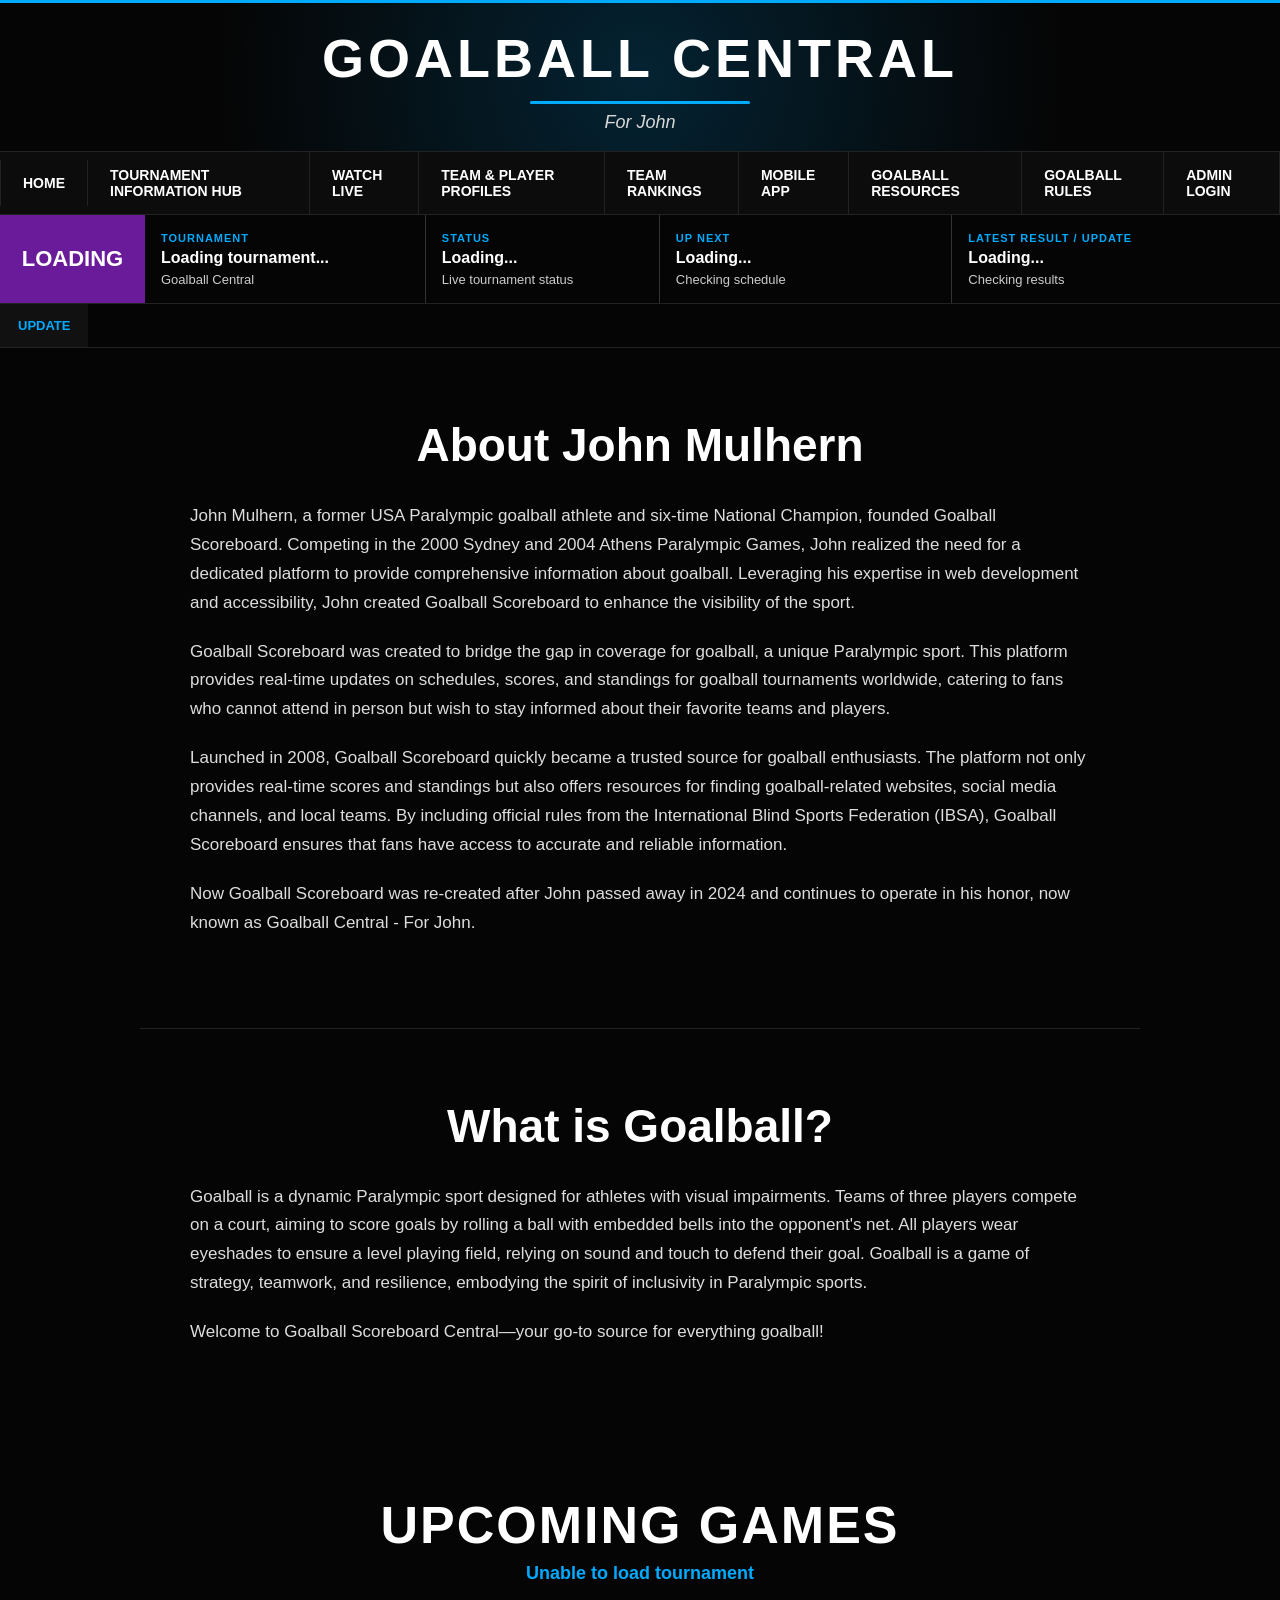
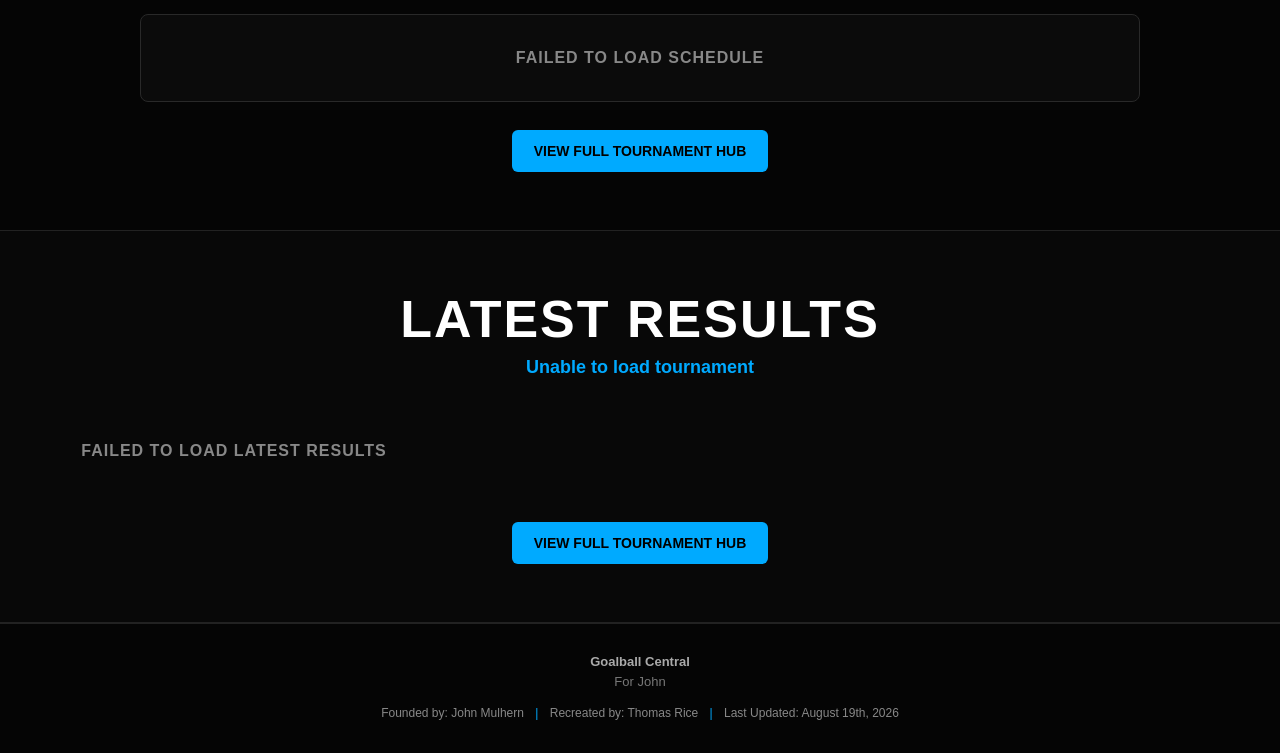
<file: index.html>
<!DOCTYPE html>

<html lang="en">
<head>
<meta charset="utf-8"/>
<meta content="width=device-width, initial-scale=1.0" name="viewport"/>
  <link rel="icon" type="image/png" href="/favicon.png">
  <link rel="apple-touch-icon" href="/favicon.png">
<title>Goalball Central | Scores, Schedules, Rankings &amp; Livestreams</title>

  <meta name="description" content="Goalball Central provides goalball tournament schedules, live results, standings, team rankings, player profiles, livestreams, rules, and resources.">
  <link rel="canonical" href="https://www.goalballcentral.net/">

  <meta property="og:type" content="website">
  <meta property="og:title" content="Goalball Central | Scores, Schedules, Rankings &amp; Livestreams">
  <meta property="og:description" content="Goalball Central provides goalball tournament schedules, live results, standings, team rankings, player profiles, livestreams, rules, and resources.">
  <meta property="og:url" content="https://www.goalballcentral.net/">

  <meta name="twitter:card" content="summary">
  <meta name="twitter:title" content="Goalball Central | Scores, Schedules, Rankings &amp; Livestreams">
  <meta name="twitter:description" content="Goalball Central provides goalball tournament schedules, live results, standings, team rankings, player profiles, livestreams, rules, and resources.">
<link href="styles.css" rel="stylesheet"/>
  <script type="application/ld+json">
  {
    "@context": "https://schema.org",
    "@type": "WebSite",
    "name": "Goalball Central",
    "alternateName": "Goalball Central - For John",
    "url": "https://www.goalballcentral.net/"
  }
  </script>

</head>
<body>
<!-- =======================================================
     HEADER
     ======================================================= -->
<header class="site-header">
<div class="brand">
<h1>
      GOALBALL CENTRAL
    </h1>
<div class="brand-line"></div>
<p>
      For John
    </p>
</div>
<!-- DESKTOP NAV -->
<nav class="desktop-nav">
<a href="./">Home</a>
<a href="tournament-information/">Tournament Information Hub</a>
<a href="livestreaming/">Watch Live</a>
<a href="team-player-profiles/">Team &amp; Player Profiles</a>
<a href="team-rating-index/">Team Rankings</a>
<a href="mobile-app/">Mobile App</a>
<a href="goalball-resources/">Goalball Resources</a>
<a href="goalball-rules/">Goalball Rules</a>
<a href="admin/">Admin Login</a>
</nav>
<!-- MOBILE MENU BUTTON -->
<button aria-label="Open navigation menu" class="mobile-menu-button" id="mobileMenuButton">
    ☰
  </button>
<!-- MOBILE NAV -->
<nav class="mobile-nav" id="mobileNav">
<a href="./">Home</a>
<a href="tournament-information/">Tournament Information Hub</a>
<a href="livestreaming/">Watch Live</a>
<a href="team-player-profiles/">Team &amp; Player Profiles</a>
<a href="team-rating-index/">Team Rankings</a>
<a href="mobile-app/">Mobile App</a>
<a href="goalball-resources/">Goalball Resources</a>
<a href="goalball-rules/">Goalball Rules</a>
<a href="admin/">Admin Login</a>
</nav>
</header>
<!-- =======================================================
     MAIN CONTENT
     ======================================================= -->
<main>
<!-- =======================================================
     TOURNAMENT DASHBOARD
     ======================================================= -->
<section class="tournament-dashboard">
<div class="status-badge update" id="mainStatusBadge">
    LOADING
  </div>
<div class="dashboard-card tournament-card">
<span class="label">
      Tournament
    </span>
<strong id="dashboardTournament">
      Loading tournament...
    </strong>
<span class="subtext" id="dashboardTournamentSub">
      Goalball Central
    </span>
</div>
<div class="dashboard-card desktop-status">
<span class="label" id="dashboardStatusLabel">
      Status
    </span>
<strong id="dashboardStatus">
      Loading...
    </strong>
<span class="subtext">
      Live tournament status
    </span>
</div>
<div class="dashboard-card next-card">
<span class="label">
      Up Next
    </span>
<strong id="dashboardNext">
      Loading...
    </strong>
<span class="subtext" id="dashboardNextSub">
      Checking schedule
    </span>
</div>
<div class="dashboard-card latest-dashboard-card">
<span class="label">
      Latest Result / Update
    </span>
<strong id="dashboardLatest">
      Loading...
    </strong>
<span class="subtext" id="dashboardLatestSub">
      Checking results
    </span>
</div>
</section>
<!-- =======================================================
     TICKER
     ======================================================= -->
<section class="ticker">
<strong id="tickerLabel">
    UPDATE
  </strong>
<div class="ticker-window">
<div class="ticker-content" id="tickerContent">
      ● Loading Goalball Central tournament data...
    </div>
</div>
</section>
<!-- =======================================================
     ABOUT JOHN
     ======================================================= -->
<section class="content-section">
<h2>
    About John Mulhern
  </h2>
<p>
    John Mulhern, a former USA Paralympic goalball athlete and
    six-time National Champion, founded Goalball Scoreboard.
    Competing in the 2000 Sydney and 2004 Athens Paralympic Games,
    John realized the need for a dedicated platform to provide
    comprehensive information about goalball. Leveraging his
    expertise in web development and accessibility, John created
    Goalball Scoreboard to enhance the visibility of the sport.
  </p>
<p>
    Goalball Scoreboard was created to bridge the gap in coverage
    for goalball, a unique Paralympic sport. This platform provides
    real-time updates on schedules, scores, and standings for
    goalball tournaments worldwide, catering to fans who cannot
    attend in person but wish to stay informed about their favorite
    teams and players.
  </p>
<p>
    Launched in 2008, Goalball Scoreboard quickly became a trusted
    source for goalball enthusiasts. The platform not only provides
    real-time scores and standings but also offers resources for
    finding goalball-related websites, social media channels, and
    local teams. By including official rules from the International
    Blind Sports Federation (IBSA), Goalball Scoreboard ensures that
    fans have access to accurate and reliable information.
  </p>
<p>
    Now Goalball Scoreboard was re-created after John passed away
    in 2024 and continues to operate in his honor, now known as
    Goalball Central - For John.
  </p>
</section>
<!-- =======================================================
     WHAT IS GOALBALL
     ======================================================= -->
<section class="content-section alt-section">
<h2>
    What is Goalball?
  </h2>
<p>
    Goalball is a dynamic Paralympic sport designed for athletes
    with visual impairments. Teams of three players compete on a
    court, aiming to score goals by rolling a ball with embedded
    bells into the opponent's net. All players wear eyeshades to
    ensure a level playing field, relying on sound and touch to
    defend their goal. Goalball is a game of strategy, teamwork,
    and resilience, embodying the spirit of inclusivity in
    Paralympic sports.
  </p>
<p>
    Welcome to Goalball Scoreboard Central—your go-to source for
    everything goalball!
  </p>
</section>
<!-- =======================================================
     UPCOMING GAMES
     ======================================================= -->
<section class="home-section">
<div class="section-heading">
<h2>
      Upcoming Games
    </h2>
<div class="section-subtitle" id="upcomingSubtitle">
      Loading tournament...
    </div>
</div>
<div class="games-list" id="upcomingGames">
<div class="home-loading">
      Loading today's schedule...
    </div>
</div>
<div class="section-footer">
<a class="primary-button" href="tournament-information/">
      View Full Tournament Hub
    </a>
</div>
</section>
<!-- =======================================================
     LATEST RESULTS
     ======================================================= -->
<section class="home-section section-dark">
<div class="section-heading">
<h2>
      Latest Results
    </h2>
<div class="section-subtitle" id="latestResultsSubtitle">
      Loading current tournament...
    </div>
</div>
<div class="results-grid" id="latestResults">
<div class="home-loading">
      Loading latest results...
    </div>
</div>
<div class="section-footer">
<a class="primary-button" href="tournament-information/">
      View Full Tournament Hub
    </a>
</div>
</section>
</main>
<!-- =======================================================
     FOOTER
     ======================================================= -->
<footer>
<strong>
    Goalball Central
  </strong>
<span>
    For John
  </span>
<div class="footer-info">
    Founded by: John Mulhern
    <span class="footer-divider">|</span>
    Recreated by: Thomas Rice
    <span class="footer-divider">|</span>
    Last Updated: August 19th, 2026
  </div>
</footer>
<!-- =======================================================
     JAVASCRIPT
     ======================================================= -->
<script src="script.js"></script>
</body>
</html>
</file>
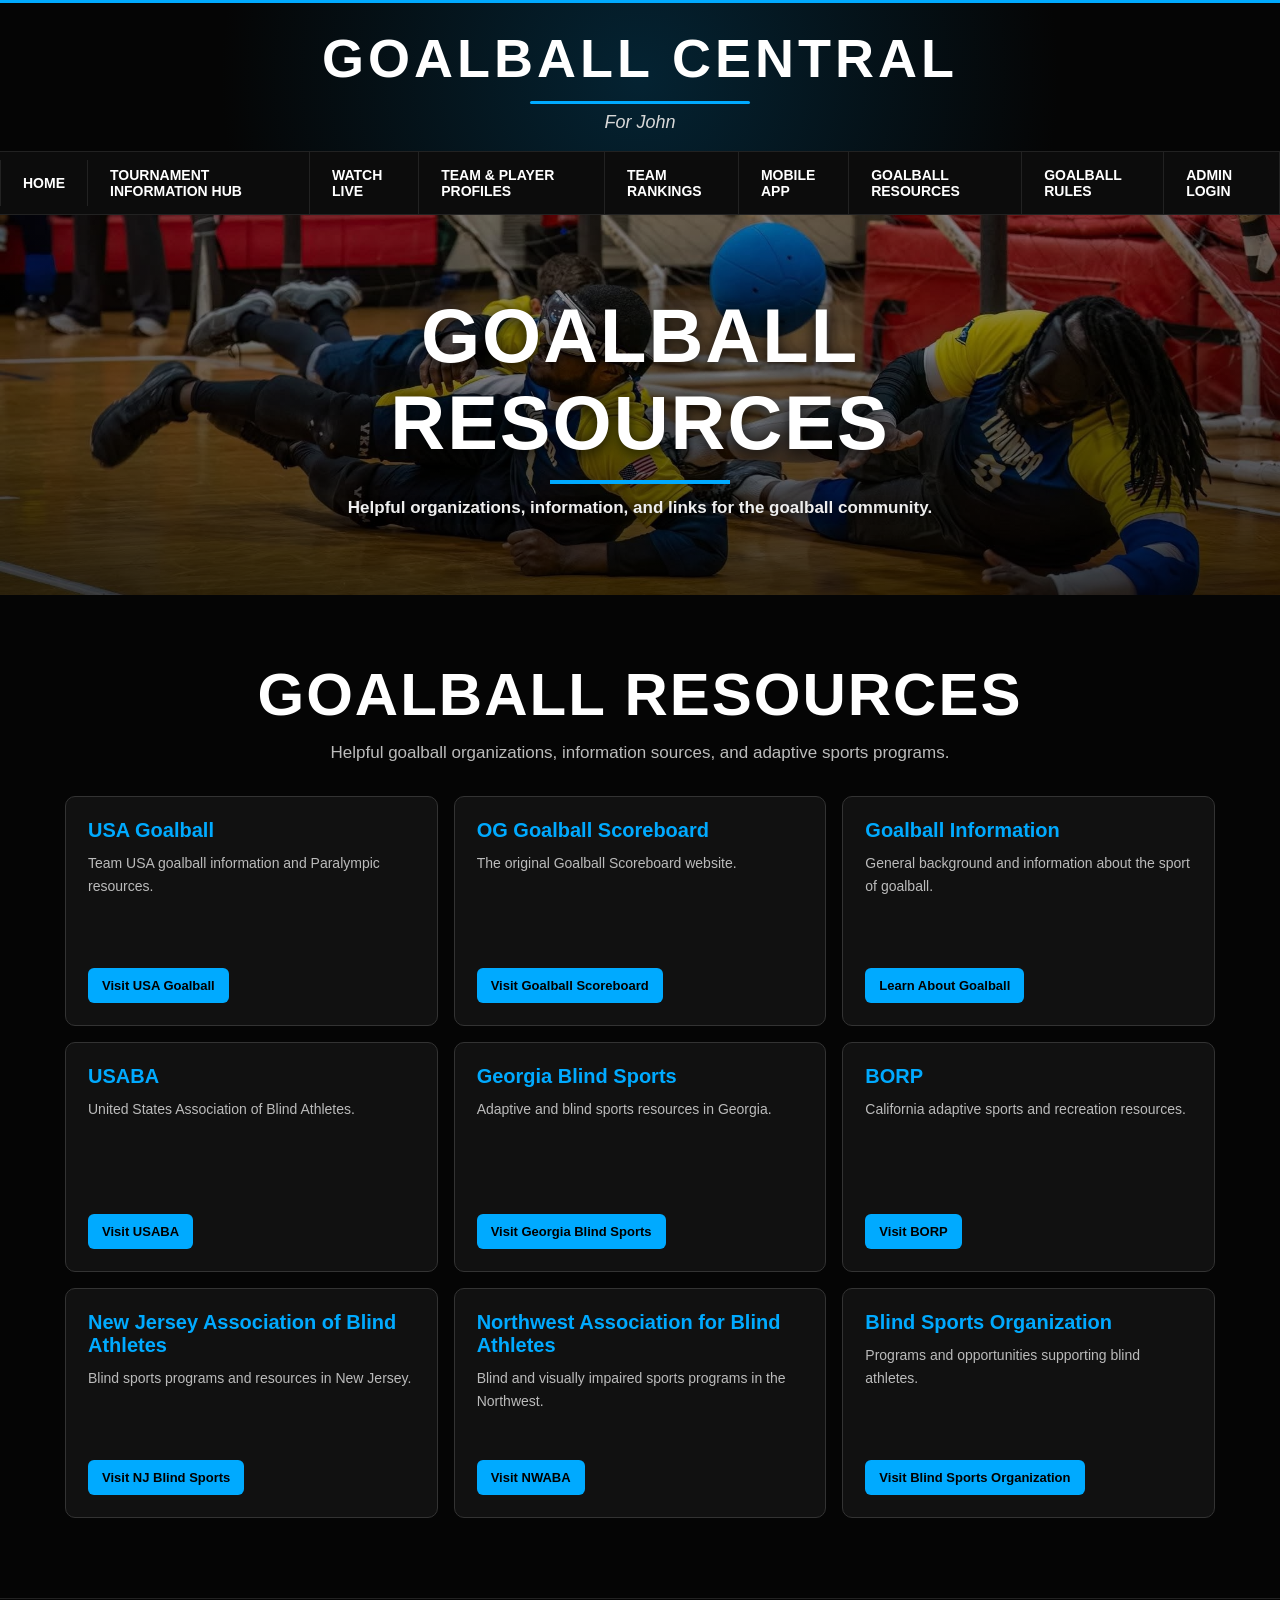
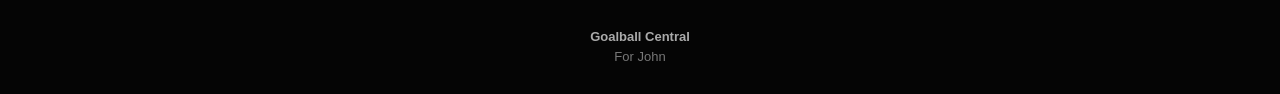
<file: goalball-resources/index.html>
<!DOCTYPE html>

<html lang="en">
<head>
<meta charset="utf-8"/>
<meta content="width=device-width, initial-scale=1.0" name="viewport"/>
  <link rel="icon" type="image/png" href="/favicon.png">
  <link rel="apple-touch-icon" href="/favicon.png">
<title>Goalball Resources | Goalball Central</title>

  <meta name="description" content="Find goalball organizations, adaptive sports programs, informational resources, and useful links from Goalball Central.">
  <link rel="canonical" href="https://www.goalballcentral.net/goalball-resources/">

  <meta property="og:type" content="website">
  <meta property="og:title" content="Goalball Resources | Goalball Central">
  <meta property="og:description" content="Find goalball organizations, adaptive sports programs, informational resources, and useful links from Goalball Central.">
  <meta property="og:url" content="https://www.goalballcentral.net/goalball-resources/">

  <meta name="twitter:card" content="summary">
  <meta name="twitter:title" content="Goalball Resources | Goalball Central">
  <meta name="twitter:description" content="Find goalball organizations, adaptive sports programs, informational resources, and useful links from Goalball Central.">
<link href="../styles.css" rel="stylesheet"/>
</head>
<body>
<header class="site-header">
<div class="brand">
<h1>GOALBALL CENTRAL</h1>
<div class="brand-line"></div>
<p>For John</p>
</div>
<nav class="desktop-nav">
<a href="../">Home</a>
<a href="../tournament-information/">Tournament Information Hub</a>
<a href="../livestreaming/">Watch Live</a>
<a href="../team-player-profiles/">Team &amp; Player Profiles</a>
<a href="../team-rating-index/">Team Rankings</a>
<a href="../mobile-app/">Mobile App</a>
<a href="./">Goalball Resources</a>
<a href="../goalball-rules/">Goalball Rules</a>
<a href="../admin/">Admin Login</a>
</nav>
<button aria-label="Open navigation menu" class="mobile-menu-button" id="mobileMenuButton">
    ☰
  </button>
<nav class="mobile-nav" id="mobileNav">
<a href="../">Home</a>
<a href="../tournament-information/">Tournament Information Hub</a>
<a href="../livestreaming/">Watch Live</a>
<a href="../team-player-profiles/">Team &amp; Player Profiles</a>
<a href="../team-rating-index/">Team Rankings</a>
<a href="../mobile-app/">Mobile App</a>
<a href="./">Goalball Resources</a>
<a href="../goalball-rules/">Goalball Rules</a>
<a href="../admin/">Admin Login</a>
</nav>
</header><section class="page-hero mobile-page-hero" style="background-image: url('../images/heroes/New Jersey v2.jpg');">
<div class="page-hero-overlay"></div>
<div class="page-hero-content">
<h1>Goalball Resources</h1>
<div class="page-hero-line"></div>
<p>Helpful organizations, information, and links for the goalball community.</p>
</div>
</section>
<main>
<section class="resources-hero">
<h2>
      Goalball Resources
    </h2>
<p>
      Helpful goalball organizations, information sources,
      and adaptive sports programs.
    </p>
</section>
<section class="resources-content">
<div class="resources-grid">
<article class="resource-card">
<h3>
          USA Goalball
        </h3>
<p>
          Team USA goalball information and Paralympic resources.
        </p>
<a href="http://www.teamusa.org/Home/US%20Paralympics/Sports/Goalball.aspx" rel="noopener" target="_blank">
          Visit USA Goalball
        </a>
</article>
<article class="resource-card">
<h3>
          OG Goalball Scoreboard
        </h3>
<p>
          The original Goalball Scoreboard website.
        </p>
<a href="http://www.goalballscoreboard.net/" rel="noopener" target="_blank">
          Visit Goalball Scoreboard
        </a>
</article>
<article class="resource-card">
<h3>
          Goalball Information
        </h3>
<p>
          General background and information about the sport of goalball.
        </p>
<a href="https://en.wikipedia.org/wiki/Goalball#:~:text=Participants%20compete%20in%20teams%20of,has%20no%20able%2Dbodied%20equivalent." rel="noopener" target="_blank">
          Learn About Goalball
        </a>
</article>
<article class="resource-card">
<h3>
          USABA
        </h3>
<p>
          United States Association of Blind Athletes.
        </p>
<a href="http://www.usaba.org/" rel="noopener" target="_blank">
          Visit USABA
        </a>
</article>
<article class="resource-card">
<h3>
          Georgia Blind Sports
        </h3>
<p>
          Adaptive and blind sports resources in Georgia.
        </p>
<a href="http://gablindsports.org/" rel="noopener" target="_blank">
          Visit Georgia Blind Sports
        </a>
</article>
<article class="resource-card">
<h3>
          BORP
        </h3>
<p>
          California adaptive sports and recreation resources.
        </p>
<a href="https://www.borp.org/" rel="noopener" target="_blank">
          Visit BORP
        </a>
</article>
<article class="resource-card">
<h3>
          New Jersey Association of Blind Athletes
        </h3>
<p>
          Blind sports programs and resources in New Jersey.
        </p>
<a href="https://njblindsports.org/" rel="noopener" target="_blank">
          Visit NJ Blind Sports
        </a>
</article>
<article class="resource-card">
<h3>
          Northwest Association for Blind Athletes
        </h3>
<p>
          Blind and visually impaired sports programs in the Northwest.
        </p>
<a href="https://nwaba.org/" rel="noopener" target="_blank">
          Visit NWABA
        </a>
</article>
<article class="resource-card">
<h3>
          Blind Sports Organization
        </h3>
<p>
          Programs and opportunities supporting blind athletes.
        </p>
<a href="https://www.blindsports.org/" rel="noopener" target="_blank">
          Visit Blind Sports Organization
        </a>
</article>
</div>
</section>
</main>
<footer>
<strong>
    Goalball Central
  </strong>
<span>
    For John
  </span>
</footer>
<script>
const mobileMenuButton =
  document.getElementById("mobileMenuButton");

const mobileNav =
  document.getElementById("mobileNav");

if (mobileMenuButton && mobileNav) {
  mobileMenuButton.addEventListener("click", () => {
    mobileNav.classList.toggle("open");
  });
}
</script>
</body>
</html>
</file>
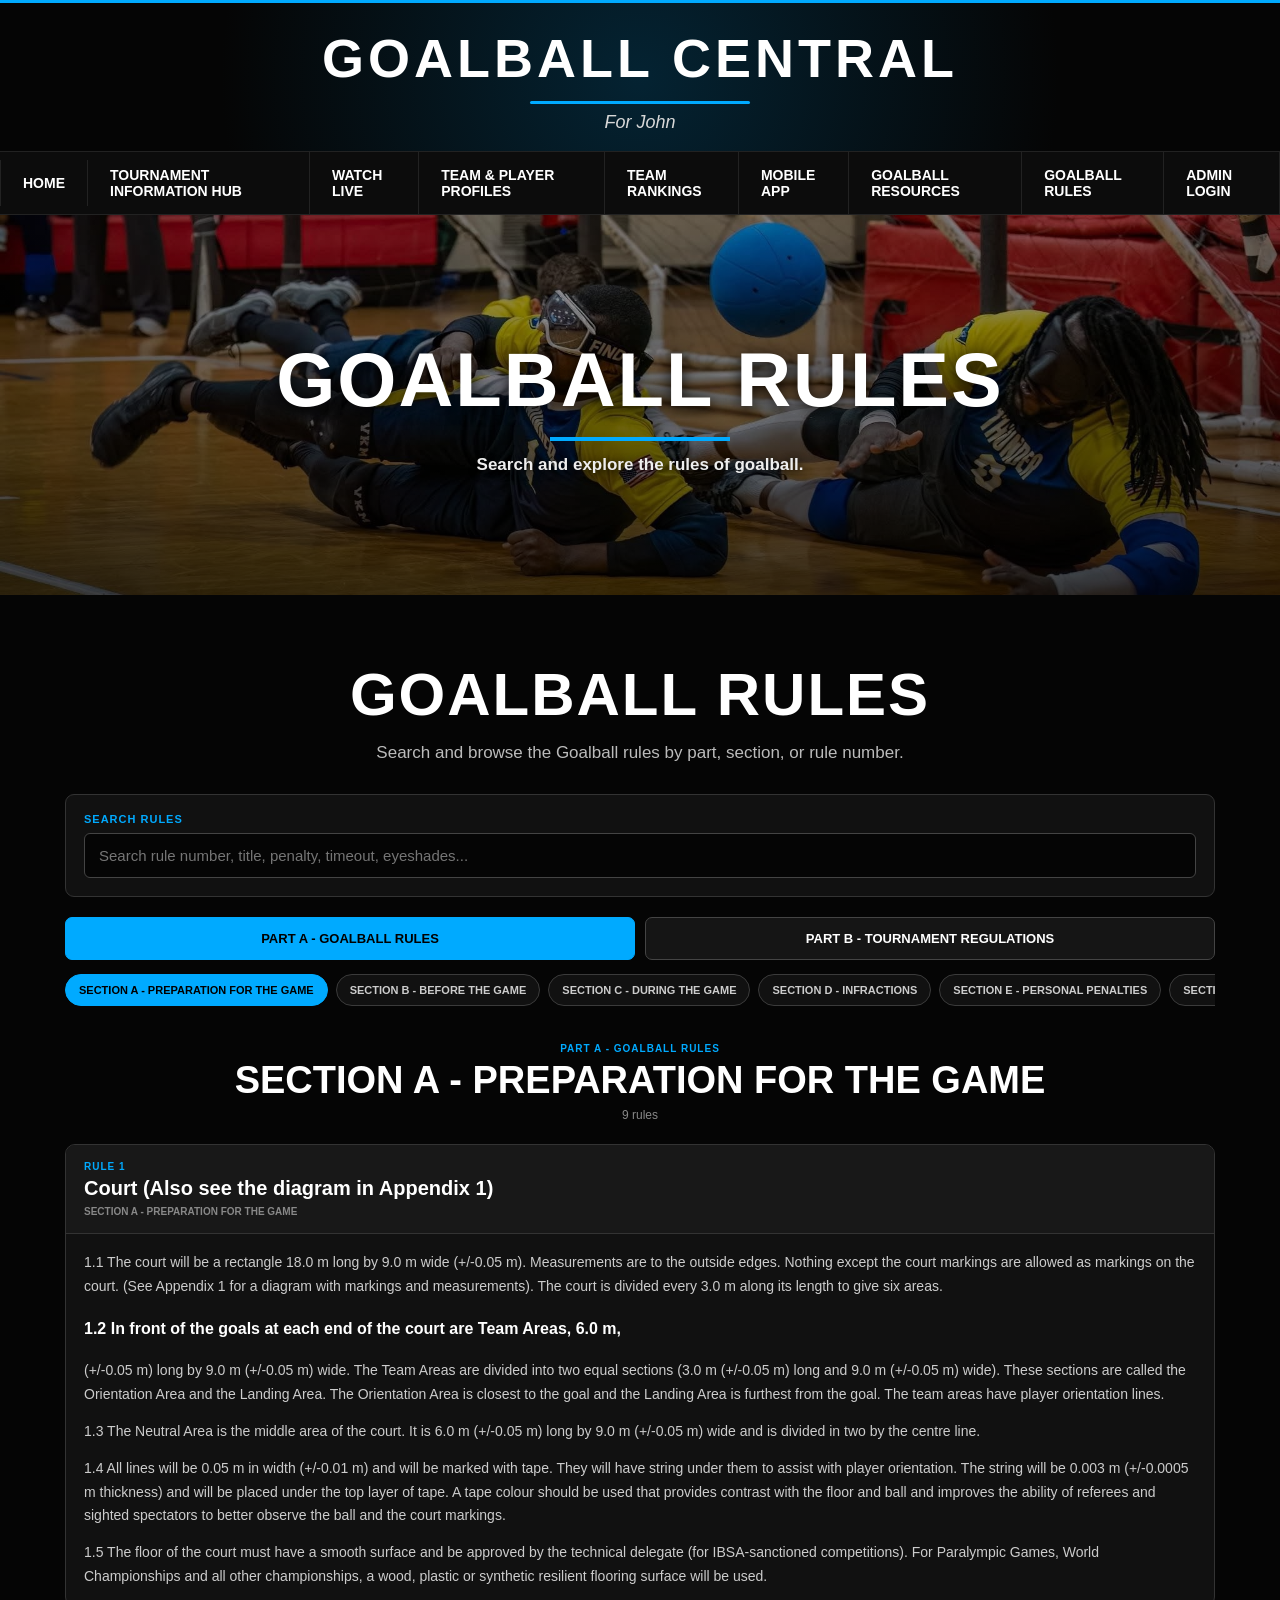
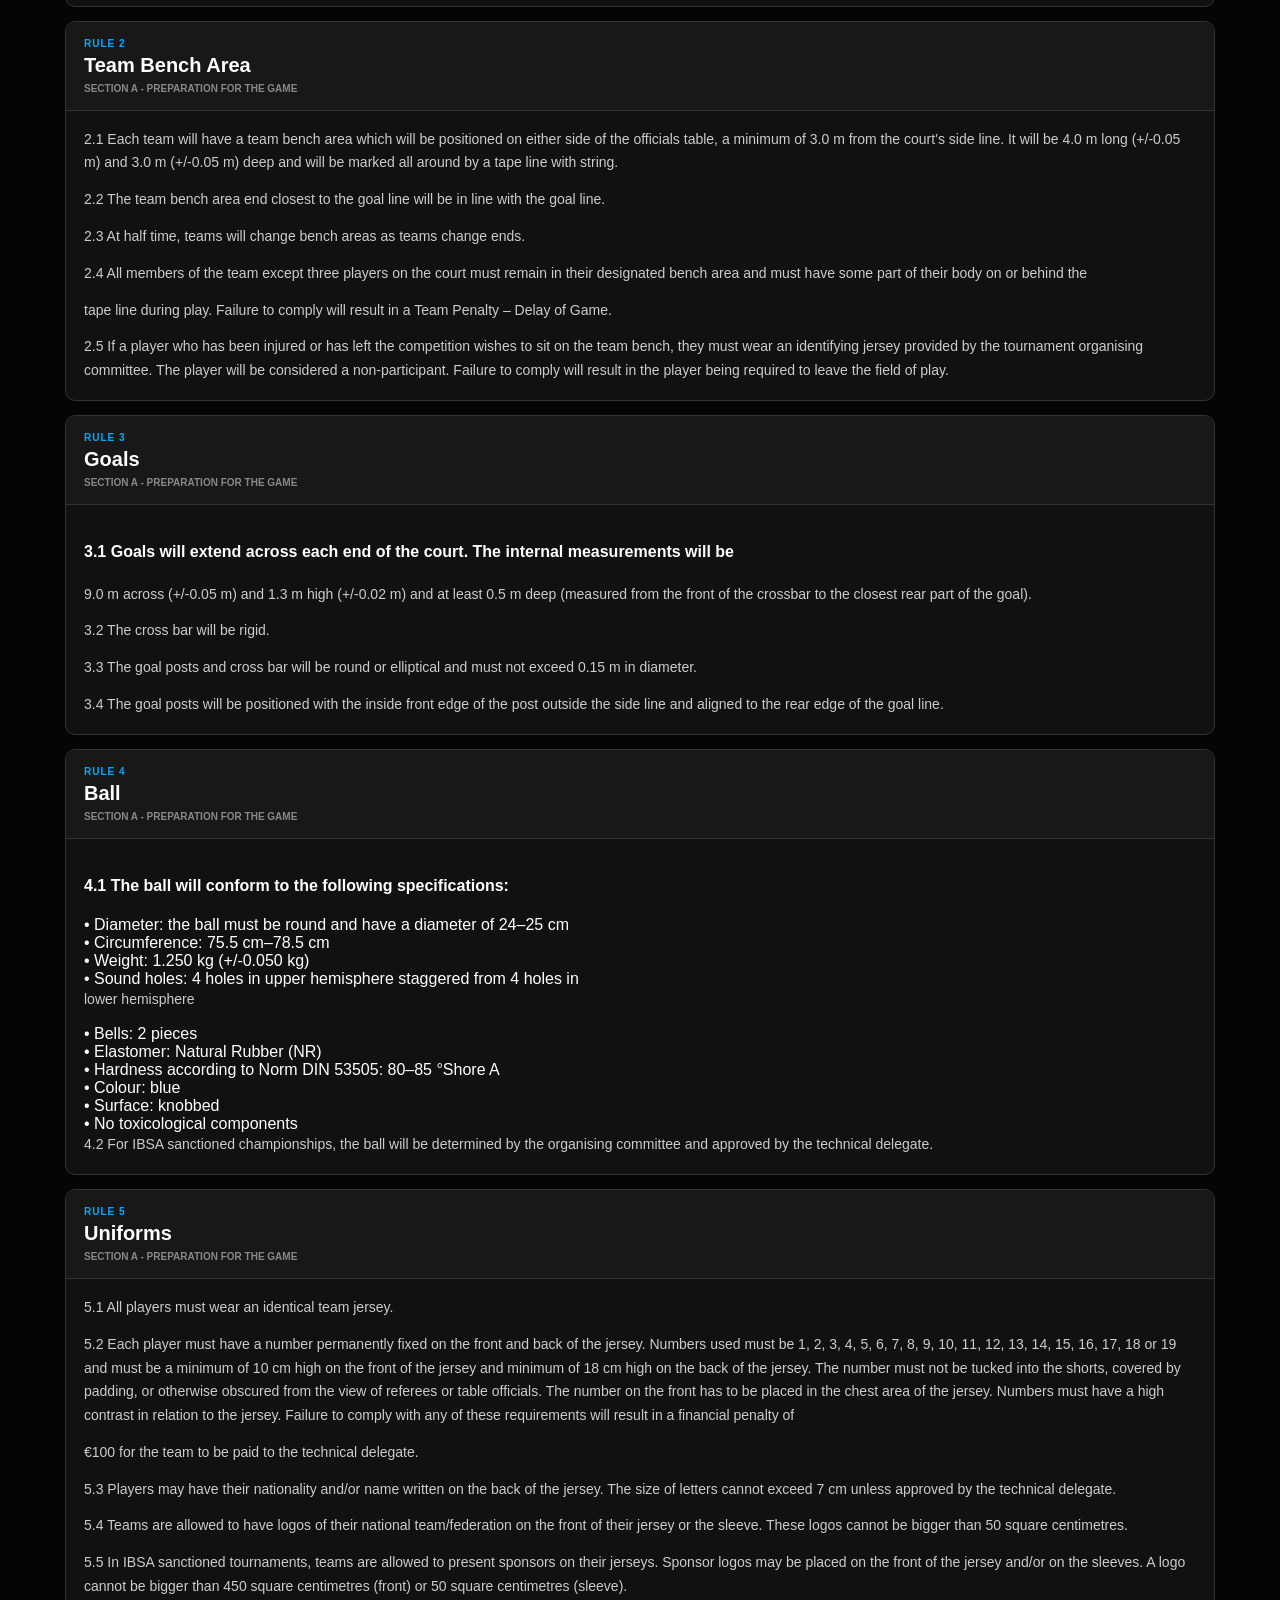
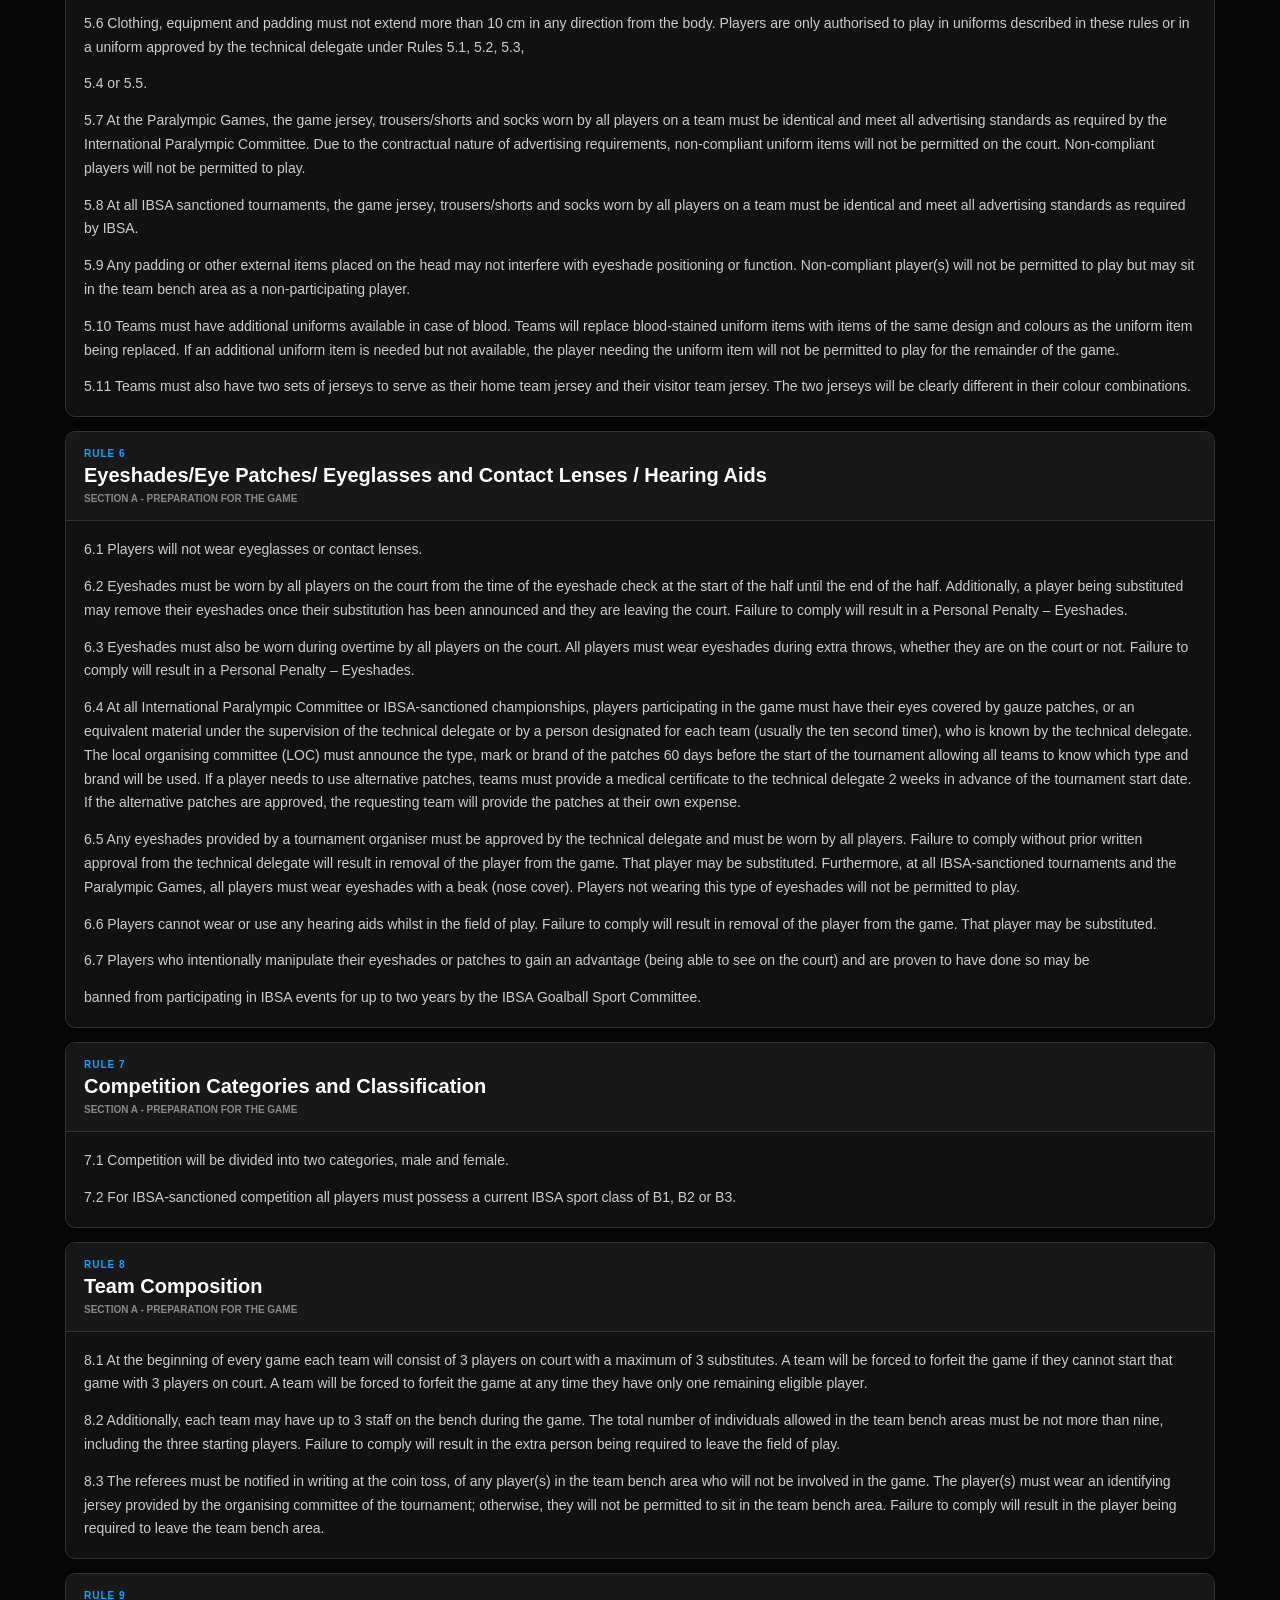
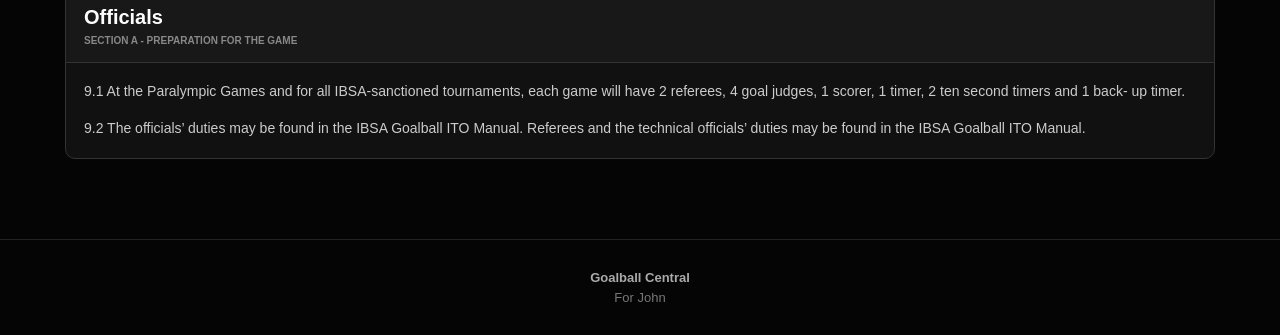
<file: goalball-rules/index.html>
<!DOCTYPE html>

<html lang="en">
<head>
<meta charset="utf-8"/>
<meta content="width=device-width, initial-scale=1.0" name="viewport"/>
  <link rel="icon" type="image/png" href="/favicon.png">
  <link rel="apple-touch-icon" href="/favicon.png">
<title>Goalball Rules | Goalball Central</title>

  <meta name="description" content="Search and browse goalball rules by part, section, rule number, and topic with Goalball Central&#x27;s searchable rulebook.">
  <link rel="canonical" href="https://www.goalballcentral.net/goalball-rules/">

  <meta property="og:type" content="website">
  <meta property="og:title" content="Goalball Rules | Goalball Central">
  <meta property="og:description" content="Search and browse goalball rules by part, section, rule number, and topic with Goalball Central&#x27;s searchable rulebook.">
  <meta property="og:url" content="https://www.goalballcentral.net/goalball-rules/">

  <meta name="twitter:card" content="summary">
  <meta name="twitter:title" content="Goalball Rules | Goalball Central">
  <meta name="twitter:description" content="Search and browse goalball rules by part, section, rule number, and topic with Goalball Central&#x27;s searchable rulebook.">
<link href="../styles.css" rel="stylesheet"/>
</head>
<body>
<header class="site-header">
<div class="brand">
<h1>
      GOALBALL CENTRAL
    </h1>
<div class="brand-line"></div>
<p>
      For John
    </p>
</div>
<nav class="desktop-nav">
<a href="../">Home</a>
<a href="../tournament-information/">Tournament Information Hub</a>
<a href="../livestreaming/">Watch Live</a>
<a href="../team-player-profiles/">Team &amp; Player Profiles</a>
<a href="../team-rating-index/">Team Rankings</a>
<a href="../mobile-app/">Mobile App</a>
<a href="../goalball-resources/">Goalball Resources</a>
<a href="./">Goalball Rules</a>
<a href="../admin/">Admin Login</a>
</nav>
<button aria-label="Open navigation menu" class="mobile-menu-button" id="mobileMenuButton">
    ☰
  </button>
<nav class="mobile-nav" id="mobileNav">
<a href="../">Home</a>
<a href="../tournament-information/">Tournament Information Hub</a>
<a href="../livestreaming/">Watch Live</a>
<a href="../team-player-profiles/">Team &amp; Player Profiles</a>
<a href="../team-rating-index/">Team Rankings</a>
<a href="../mobile-app/">Mobile App</a>
<a href="../goalball-resources/">Goalball Resources</a>
<a href="./">Goalball Rules</a>
<a href="../admin/">Admin Login</a>
</nav>
</header><section class="page-hero mobile-page-hero" style="background-image: url('../images/heroes/New Jersey v2.jpg');">
<div class="page-hero-overlay"></div>
<div class="page-hero-content">
<h1>Goalball Rules</h1>
<div class="page-hero-line"></div>
<p>Search and explore the rules of goalball.</p>
</div>
</section>
<main>
<section class="rules-hero">
<h2>
      Goalball Rules
    </h2>
<p>
      Search and browse the Goalball rules by part, section, or rule number.
    </p>
</section>
<section class="rules-tools">
<div class="rules-search-wrap">
<label for="rulesSearch">
        Search Rules
      </label>
<input autocomplete="off" id="rulesSearch" placeholder="Search rule number, title, penalty, timeout, eyeshades..." type="search"/>
</div>
<div class="rules-part-tabs" id="rulesPartTabs"></div>
<div class="rules-section-tabs" id="rulesSectionTabs"></div>
</section>
<section class="rules-content">
<div class="rules-status" id="rulesStatus">
      Loading Goalball rules...
    </div>
<div class="rules-root" hidden="" id="rulesRoot"></div>
</section>
</main>
<footer>
<strong>
    Goalball Central
  </strong>
<span>
    For John
  </span>
</footer>
<script src="rules.js"></script>
</body>
</html>
</file>
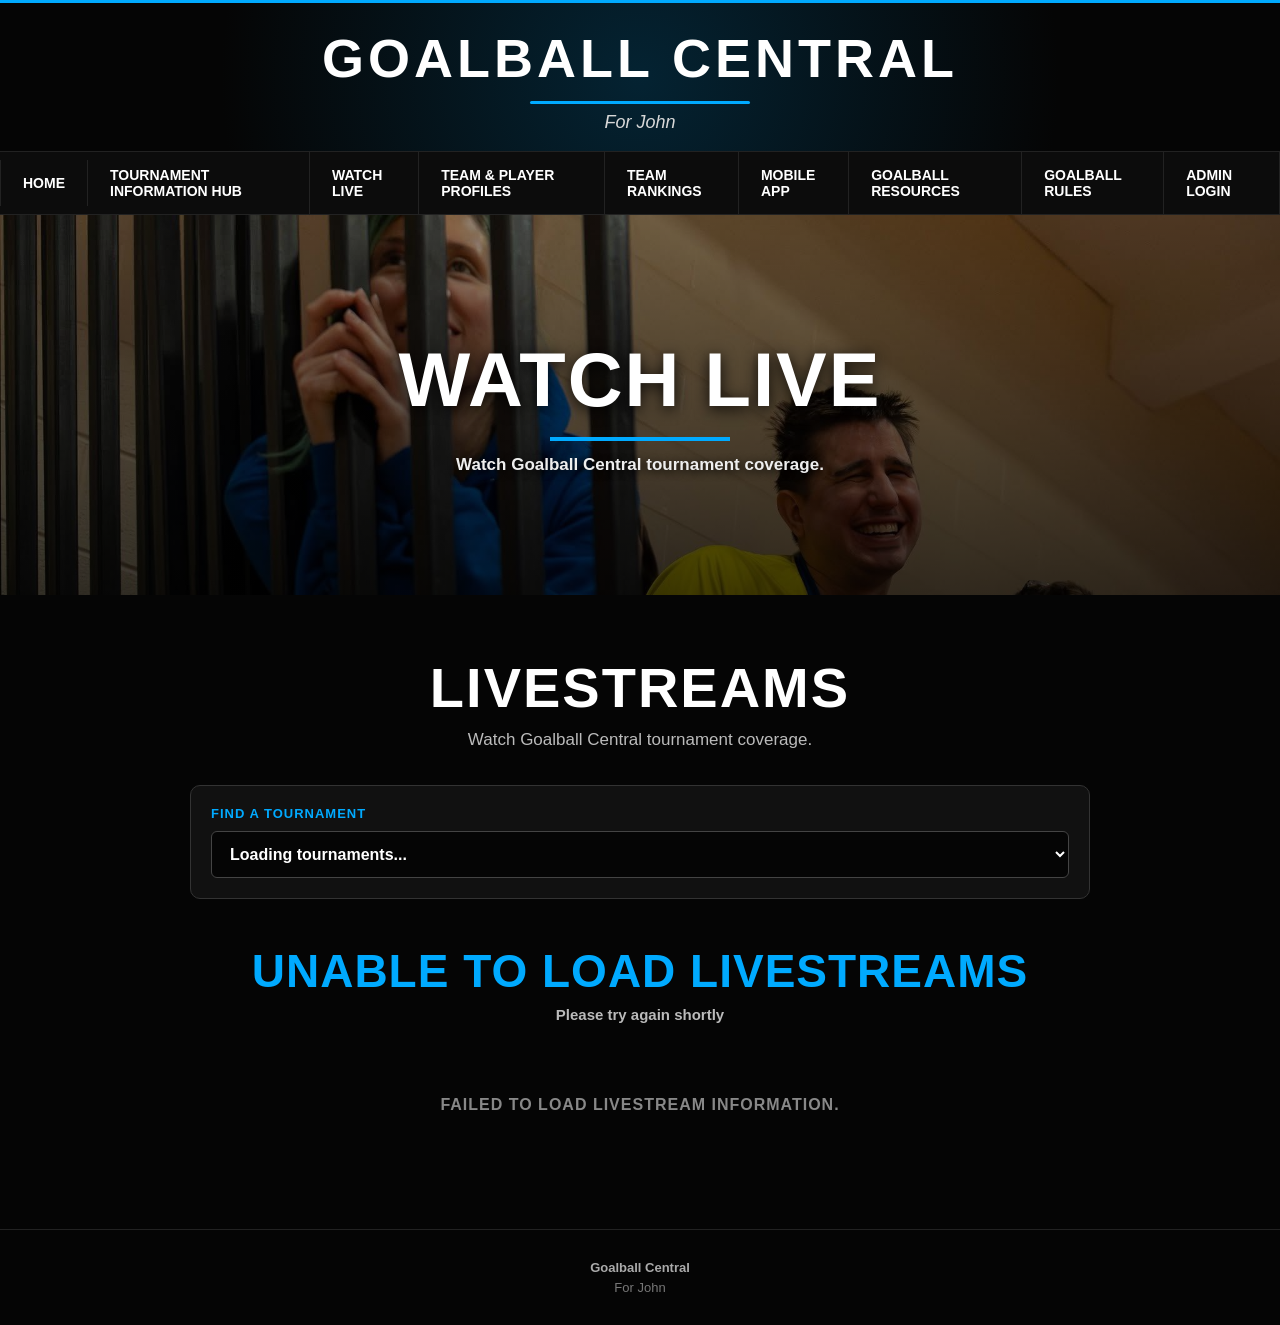
<file: livestreaming/index.html>
<!DOCTYPE html>

<html lang="en">
<head>
<meta charset="utf-8"/>
<meta content="width=device-width, initial-scale=1.0" name="viewport"/>
  <link rel="icon" type="image/png" href="/favicon.png">
  <link rel="apple-touch-icon" href="/favicon.png">
<title>Watch Live | Goalball Central</title>

  <meta name="description" content="Watch Goalball Central tournament livestreams and browse available goalball streams by tournament, day, and gym.">
  <link rel="canonical" href="https://www.goalballcentral.net/livestreaming/">

  <meta property="og:type" content="website">
  <meta property="og:title" content="Watch Live | Goalball Central">
  <meta property="og:description" content="Watch Goalball Central tournament livestreams and browse available goalball streams by tournament, day, and gym.">
  <meta property="og:url" content="https://www.goalballcentral.net/livestreaming/">

  <meta name="twitter:card" content="summary">
  <meta name="twitter:title" content="Watch Live | Goalball Central">
  <meta name="twitter:description" content="Watch Goalball Central tournament livestreams and browse available goalball streams by tournament, day, and gym.">
<link href="../styles.css" rel="stylesheet"/>
</head>
<body>
<!-- =======================================================
     HEADER
     ======================================================= -->
<header class="site-header">
<div class="brand">
<h1>
      GOALBALL CENTRAL
    </h1>
<div class="brand-line"></div>
<p>
      For John
    </p>
</div>
<nav class="desktop-nav">
<a href="../">Home</a>
<a href="../tournament-information/">Tournament Information Hub</a>
<a href="./">Watch Live</a>
<a href="../team-player-profiles/">Team &amp; Player Profiles</a>
<a href="../team-rating-index/">Team Rankings</a>
<a href="../mobile-app/">Mobile App</a>
<a href="../goalball-resources/">Goalball Resources</a>
<a href="../goalball-rules/">Goalball Rules</a>
<a href="../admin/">Admin Login</a>
</nav>
<button aria-label="Open navigation menu" class="mobile-menu-button" id="mobileMenuButton">
    ☰
  </button>
<nav class="mobile-nav" id="mobileNav">
<a href="../">Home</a>
<a href="../tournament-information/">Tournament Information Hub</a>
<a href="./">Watch Live</a>
<a href="../team-player-profiles/">Team &amp; Player Profiles</a>
<a href="../team-rating-index/">Team Rankings</a>
<a href="../mobile-app/">Mobile App</a>
<a href="../goalball-resources/">Goalball Resources</a>
<a href="../goalball-rules/">Goalball Rules</a>
<a href="../admin/">Admin Login</a>
</nav>
</header>
<section class="page-hero livestreaming-hero" style="background-image: url('../images/heroes/livestreaming.jpg');">
<div class="page-hero-overlay"></div>
<div class="page-hero-content">
<h1>Watch Live</h1>
<div class="page-hero-line"></div>
<p>Watch Goalball Central tournament coverage.</p>
</div>
</section>
<main>
<!-- =======================================================
     LIVESTREAM HERO
     ======================================================= -->
<section class="livestream-hero">
<h2>
    Livestreams
  </h2>
<p>
    Watch Goalball Central tournament coverage.
  </p>
</section>
<!-- =======================================================
     TOURNAMENT SEARCH / SELECTOR
     ======================================================= -->
<section class="stream-search-section">
<div class="stream-search-card">
<div class="stream-search-label">
      Find a Tournament
    </div>
<select class="stream-select" id="streamTournamentSelect">
<option value="">
        Loading tournaments...
      </option>
</select>
</div>
</section>
<!-- =======================================================
     SELECTED TOURNAMENT
     ======================================================= -->
<section class="stream-content">
<div class="stream-heading">
<h2 id="streamTournamentTitle">
      Loading tournament...
    </h2>
<p id="streamTournamentSubtitle">
      Loading livestream information...
    </p>
</div>
<div class="stream-days" id="streamsRoot">
<div class="stream-empty">
      Loading livestreams...
    </div>
</div>
</section>
</main>
<!-- =======================================================
     FOOTER
     ======================================================= -->
<footer>
<strong>
    Goalball Central
  </strong>
<span>
    For John
  </span>
</footer>
<script src="livestreams.js"></script>
</body>
</html>
</file>
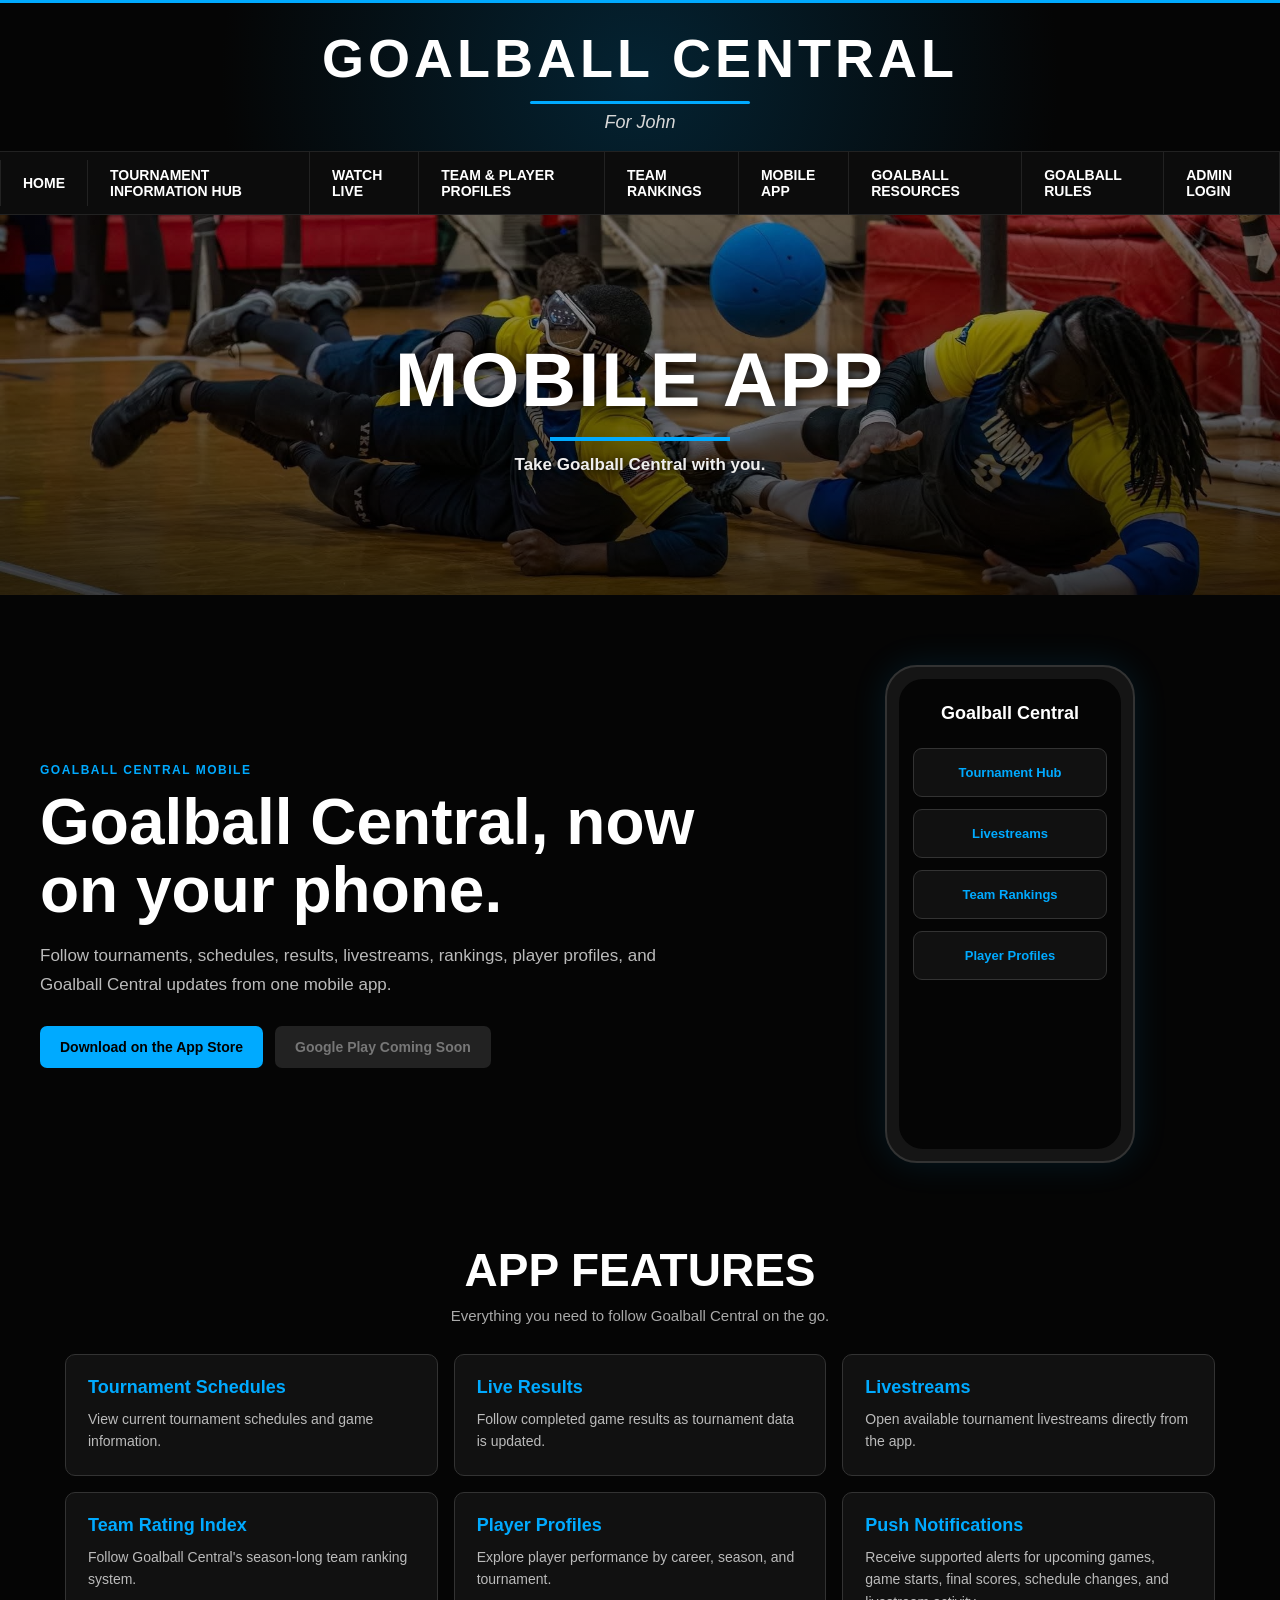
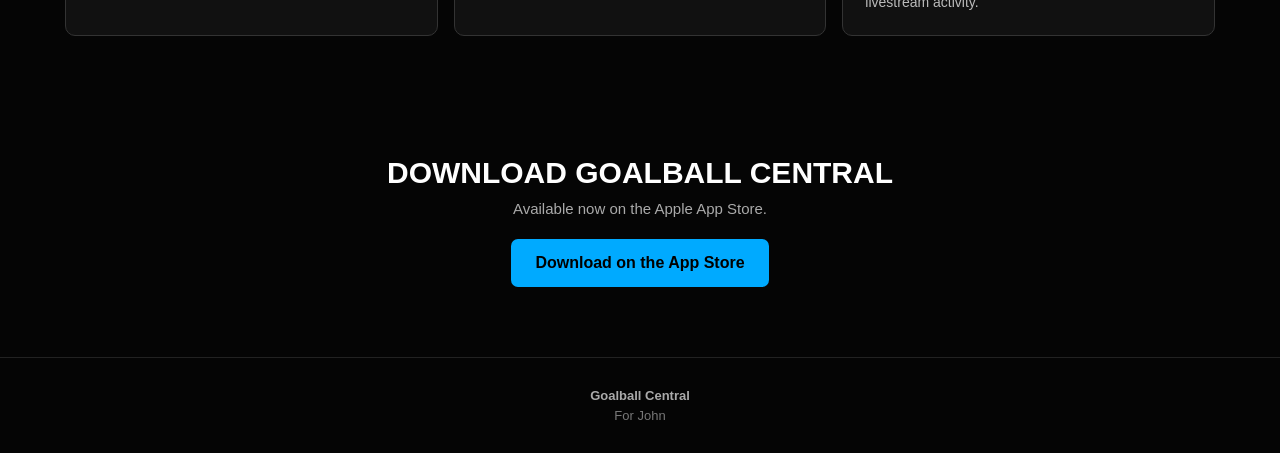
<file: mobile-app/index.html>
<!DOCTYPE html>

<html lang="en">
<head>
<meta charset="utf-8"/>
<meta content="width=device-width, initial-scale=1.0" name="viewport"/>
  <link rel="icon" type="image/png" href="/favicon.png">
  <link rel="apple-touch-icon" href="/favicon.png">
<title>Goalball Central Mobile App | iOS &amp; Android</title>

  <meta name="description" content="Get the Goalball Central mobile app for tournament schedules, scores, rankings, livestreams, resources, and goalball updates on the go.">
  <link rel="canonical" href="https://www.goalballcentral.net/mobile-app/">

  <meta property="og:type" content="website">
  <meta property="og:title" content="Goalball Central Mobile App | iOS &amp; Android">
  <meta property="og:description" content="Get the Goalball Central mobile app for tournament schedules, scores, rankings, livestreams, resources, and goalball updates on the go.">
  <meta property="og:url" content="https://www.goalballcentral.net/mobile-app/">

  <meta name="twitter:card" content="summary">
  <meta name="twitter:title" content="Goalball Central Mobile App | iOS &amp; Android">
  <meta name="twitter:description" content="Get the Goalball Central mobile app for tournament schedules, scores, rankings, livestreams, resources, and goalball updates on the go.">
<link href="../styles.css" rel="stylesheet"/>
</head>
<body>
<header class="site-header">
<div class="brand">
<h1>GOALBALL CENTRAL</h1>
<div class="brand-line"></div>
<p>For John</p>
</div>
<nav class="desktop-nav">
<a href="../">Home</a>
<a href="../tournament-information/">Tournament Information Hub</a>
<a href="../livestreaming/">Watch Live</a>
<a href="../team-player-profiles/">Team &amp; Player Profiles</a>
<a href="../team-rating-index/">Team Rankings</a>
<a href="./">Mobile App</a>
<a href="../goalball-resources/">Goalball Resources</a>
<a href="../goalball-rules/">Goalball Rules</a>
<a href="../admin/">Admin Login</a>
</nav>
<button aria-label="Open navigation menu" class="mobile-menu-button" id="mobileMenuButton">
    ☰
  </button>
<nav class="mobile-nav" id="mobileNav">
<a href="../">Home</a>
<a href="../tournament-information/">Tournament Information Hub</a>
<a href="../livestreaming/">Watch Live</a>
<a href="../team-player-profiles/">Team &amp; Player Profiles</a>
<a href="../team-rating-index/">Team Rankings</a>
<a href="./">Mobile App</a>
<a href="../goalball-resources/">Goalball Resources</a>
<a href="../goalball-rules/">Goalball Rules</a>
<a href="../admin/">Admin Login</a>
</nav>
</header><section class="page-hero mobile-page-hero" style="background-image: url('../images/heroes/New Jersey v2.jpg');">
<div class="page-hero-overlay"></div>
<div class="page-hero-content">
<h1>Mobile App</h1>
<div class="page-hero-line"></div>
<p>Take Goalball Central with you.</p>
</div>
</section>
<main>
<section class="mobile-app-hero">
<div class="mobile-app-hero-content">
<div class="mobile-app-copy">
<span class="mobile-app-eyebrow">
          Goalball Central Mobile
        </span>
<h2>
          Goalball Central,
          now on your phone.
        </h2>
<p>
          Follow tournaments, schedules, results, livestreams,
          rankings, player profiles, and Goalball Central updates
          from one mobile app.
        </p>
<div class="mobile-app-buttons">
<a class="app-store-button" href="https://apps.apple.com/us/app/goalball-central/id6789378310" rel="noopener" target="_blank">
            Download on the App Store
          </a>
<span class="app-store-button disabled">
            Google Play Coming Soon
          </span>
</div>
</div>
<div class="mobile-app-preview">
<div class="phone-shell">
<div class="phone-screen">
<div class="phone-brand">
              Goalball Central
            </div>
<div class="phone-card">
              Tournament Hub
            </div>
<div class="phone-card">
              Livestreams
            </div>
<div class="phone-card">
              Team Rankings
            </div>
<div class="phone-card">
              Player Profiles
            </div>
</div>
</div>
</div>
</div>
</section>
<section class="mobile-app-features">
<div class="mobile-app-section-heading">
<h3>
        App Features
      </h3>
<p>
        Everything you need to follow Goalball Central on the go.
      </p>
</div>
<div class="mobile-app-feature-grid">
<article class="mobile-app-feature-card">
<h4>Tournament Schedules</h4>
<p>
          View current tournament schedules and game information.
        </p>
</article>
<article class="mobile-app-feature-card">
<h4>Live Results</h4>
<p>
          Follow completed game results as tournament data is updated.
        </p>
</article>
<article class="mobile-app-feature-card">
<h4>Livestreams</h4>
<p>
          Open available tournament livestreams directly from the app.
        </p>
</article>
<article class="mobile-app-feature-card">
<h4>Team Rating Index</h4>
<p>
          Follow Goalball Central's season-long team ranking system.
        </p>
</article>
<article class="mobile-app-feature-card">
<h4>Player Profiles</h4>
<p>
          Explore player performance by career, season, and tournament.
        </p>
</article>
<article class="mobile-app-feature-card">
<h4>Push Notifications</h4>
<p>
          Receive supported alerts for upcoming games, game starts,
          final scores, schedule changes, and livestream activity.
        </p>
</article>
</div>
</section>
<section class="mobile-app-download">
<h3>
      Download Goalball Central
    </h3>
<p>
      Available now on the Apple App Store.
    </p>
<a class="app-store-button large" href="https://apps.apple.com/us/app/goalball-central/id6789378310" rel="noopener" target="_blank">
      Download on the App Store
    </a>
</section>
</main>
<footer>
<strong>
    Goalball Central
  </strong>
<span>
    For John
  </span>
</footer>
<script>
const mobileMenuButton =
  document.getElementById("mobileMenuButton");

const mobileNav =
  document.getElementById("mobileNav");

if (mobileMenuButton && mobileNav) {
  mobileMenuButton.addEventListener("click", () => {
    mobileNav.classList.toggle("open");
  });
}
</script>
</body>
</html>
</file>
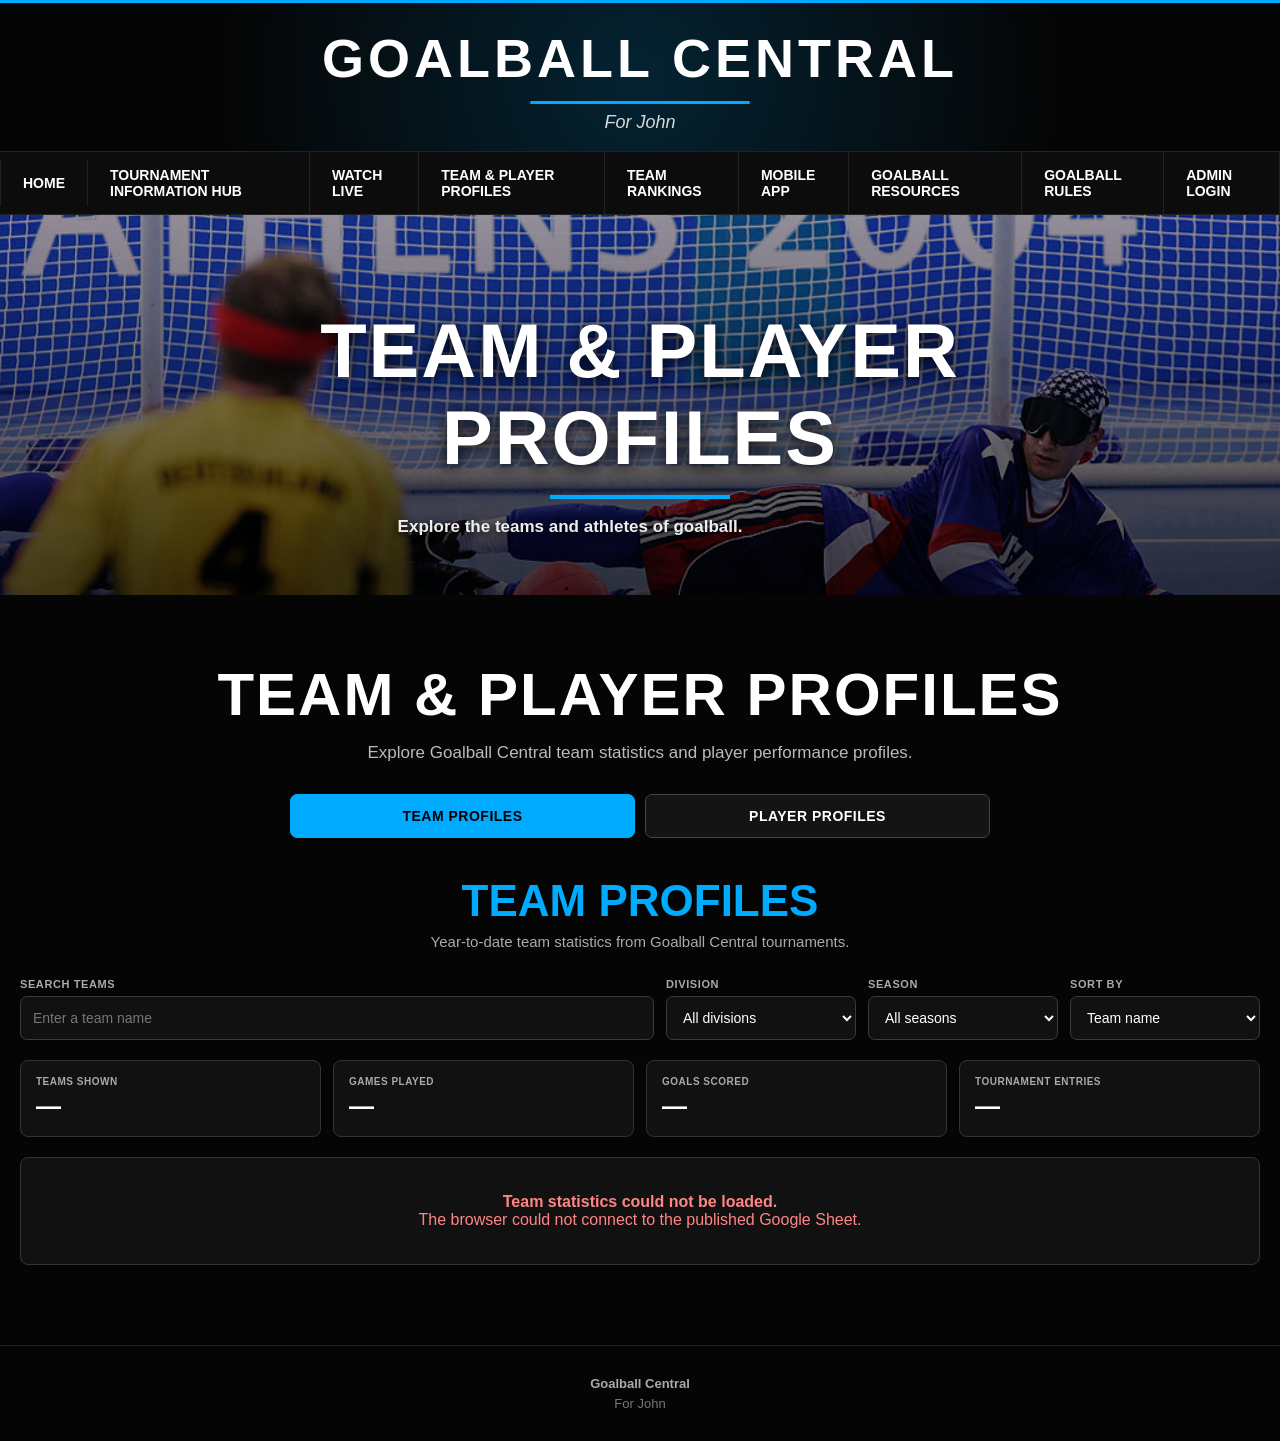
<file: team-player-profiles/index.html>
<!DOCTYPE html>

<html lang="en">
<head>
<meta charset="utf-8"/>
<meta content="width=device-width, initial-scale=1.0" name="viewport"/>
  <link rel="icon" type="image/png" href="/favicon.png">
  <link rel="apple-touch-icon" href="/favicon.png">
<title>Team &amp; Player Profiles | Goalball Central</title>

  <meta name="description" content="Explore goalball team and player profiles, athlete information, and performance data on Goalball Central.">
  <link rel="canonical" href="https://www.goalballcentral.net/team-player-profiles/">

  <meta property="og:type" content="website">
  <meta property="og:title" content="Team &amp; Player Profiles | Goalball Central">
  <meta property="og:description" content="Explore goalball team and player profiles, athlete information, and performance data on Goalball Central.">
  <meta property="og:url" content="https://www.goalballcentral.net/team-player-profiles/">

  <meta name="twitter:card" content="summary">
  <meta name="twitter:title" content="Team &amp; Player Profiles | Goalball Central">
  <meta name="twitter:description" content="Explore goalball team and player profiles, athlete information, and performance data on Goalball Central.">
<link href="../styles.css" rel="stylesheet"/>
</head>
<body>
<header class="site-header">
<div class="brand">
<h1>
      GOALBALL CENTRAL
    </h1>
<div class="brand-line"></div>
<p>
      For John
    </p>
</div>
<nav class="desktop-nav">
<a href="../">Home</a>
<a href="../tournament-information/">Tournament Information Hub</a>
<a href="../livestreaming/">Watch Live</a>
<a href="./">Team &amp; Player Profiles</a>
<a href="../team-rating-index/">Team Rankings</a>
<a href="../mobile-app/">Mobile App</a>
<a href="../goalball-resources/">Goalball Resources</a>
<a href="../goalball-rules/">Goalball Rules</a>
<a href="../admin/">Admin Login</a>
</nav>
<button aria-label="Open navigation menu" class="mobile-menu-button" id="mobileMenuButton">
    ☰
  </button>
<nav class="mobile-nav" id="mobileNav">
<a href="../">Home</a>
<a href="../tournament-information/">Tournament Information Hub</a>
<a href="../livestreaming/">Watch Live</a>
<a href="./">Team &amp; Player Profiles</a>
<a href="../team-rating-index/">Team Rankings</a>
<a href="../mobile-app/">Mobile App</a>
<a href="../goalball-resources/">Goalball Resources</a>
<a href="../goalball-rules/">Goalball Rules</a>
<a href="../admin/">Admin Login</a>
</nav>
</header><section class="page-hero profiles-hero" style="background-image: url('../images/heroes/john.jpg');">
<div class="page-hero-overlay"></div>
<div class="page-hero-content">
<h1>Team &amp; Player Profiles</h1>
<div class="page-hero-line"></div>
<p>Explore the teams and athletes of goalball.</p>
</div>
</section>
<main>
<section class="profiles-hero">
<h2>
      Team &amp; Player Profiles
    </h2>
<p>
      Explore Goalball Central team statistics and player performance profiles.
    </p>
</section>
<section class="profiles-tab-section">
<div class="profiles-main-tabs">
<button class="profiles-main-tab active" data-profile-tab="teams" type="button">
        Team Profiles
      </button>
<button class="profiles-main-tab" data-profile-tab="players" type="button">
        Player Profiles
      </button>
</div>
</section>
<!-- =====================================================
       TEAM PROFILES
       ===================================================== -->
<section class="profiles-section active" id="teamProfilesSection">
<div class="profiles-section-heading">
<h3>
        Team Profiles
      </h3>
<p>
        Year-to-date team statistics from Goalball Central tournaments.
      </p>
</div>
<div class="team-profile-controls">
<div class="profile-control">
<label for="gc-search">
          Search teams
        </label>
<input autocomplete="off" id="gc-search" placeholder="Enter a team name" type="search"/>
</div>
<div class="profile-control">
<label for="gc-division">
          Division
        </label>
<select id="gc-division">
<option value="ALL">
            All divisions
          </option>
<option value="M">
            Men
          </option>
<option value="W">
            Women
          </option>
</select>
</div>
<div class="profile-control">
<label for="gc-season">
          Season
        </label>
<select id="gc-season">
<option value="ALL">
            All seasons
          </option>
</select>
</div>
<div class="profile-control">
<label for="gc-sort">
          Sort by
        </label>
<select id="gc-sort">
<option value="team-asc">
            Team name
          </option>
<option value="gp-desc">
            Games played
          </option>
<option value="wins-desc">
            Wins
          </option>
<option value="winPct-desc">
            Win percentage
          </option>
<option value="gf-desc">
            Goals for
          </option>
<option value="ga-asc">
            Fewest goals allowed
          </option>
<option value="gd-desc">
            Goal differential
          </option>
<option value="gpg-desc">
            Goals per game
          </option>
<option value="gapg-asc">
            Fewest allowed per game
          </option>
<option value="appearances-desc">
            Tournament appearances
          </option>
</select>
</div>
</div>
<div class="team-summary-grid">
<div class="team-summary-card">
<span class="team-summary-label">
          Teams shown
        </span>
<strong class="team-summary-value" id="gc-total-teams">
          —
        </strong>
</div>
<div class="team-summary-card">
<span class="team-summary-label">
          Games played
        </span>
<strong class="team-summary-value" id="gc-total-games">
          —
        </strong>
</div>
<div class="team-summary-card">
<span class="team-summary-label">
          Goals scored
        </span>
<strong class="team-summary-value" id="gc-total-goals">
          —
        </strong>
</div>
<div class="team-summary-card">
<span class="team-summary-label">
          Tournament entries
        </span>
<strong class="team-summary-value" id="gc-total-events">
          —
        </strong>
</div>
</div>
<div class="profiles-status" id="gc-status">
      Loading team statistics...
    </div>
<div hidden="" id="gc-content">
<h4 class="profiles-subheading">
        Team Profiles
      </h4>
<div class="team-profile-grid" id="gc-team-cards"></div>
<h4 class="profiles-subheading">
        All Team Statistics
      </h4>
<div class="team-stats-table-wrap">
<table class="team-stats-table">
<thead>
<tr>
<th>Team</th>
<th>Division</th>
<th>Season</th>
<th>Record</th>
<th>GP</th>
<th>W</th>
<th>L</th>
<th>T</th>
<th>GF</th>
<th>GA</th>
<th>GD</th>
<th>GF/GP</th>
<th>GA/GP</th>
<th>Events</th>
<th>Last Tournament</th>
</tr>
</thead>
<tbody id="gc-table-body"></tbody>
</table>
</div>
<div class="team-stats-updated" id="gc-last-updated">
        Waiting for data...
      </div>
</div>
</section>
<!-- =====================================================
       PLAYER PROFILES
       ===================================================== -->
<section class="profiles-section" id="playerProfilesSection">
<div class="profiles-section-heading">
<h3>
        Player Profiles
      </h3>
<p>
        View player statistics by career, season, or tournament.
      </p>
</div>
<div class="player-profile-controls">
<div class="profile-control">
<label for="playerSelect">
          Player
        </label>
<select id="playerSelect"></select>
</div>
<div class="profile-control">
<label for="viewSelect">
          View
        </label>
<select id="viewSelect">
<option value="CAREER">
            Career
          </option>
<option value="YEAR">
            Year
          </option>
<option value="TOURNAMENT">
            Tournament
          </option>
</select>
</div>
<div class="profile-control">
<label for="yearSelect">
          Year
        </label>
<select id="yearSelect"></select>
</div>
<div class="profile-control">
<label for="tournamentSelect">
          Tournament
        </label>
<select id="tournamentSelect"></select>
</div>
</div>
<div class="profiles-status" id="loading">
      Loading player data...
    </div>
<div class="player-profile-grid" id="profileGrid" style="display:none;">
<article class="player-profile-card">
<h4 id="playerName">
          Player
        </h4>
<div class="player-stat-row">
<strong>Position</strong>
<span id="position"></span>
</div>
<div class="player-stat-row">
<strong>Hand</strong>
<span id="hand"></span>
</div>
<div class="player-stat-row">
<strong># of Games</strong>
<span id="games"></span>
</div>
<div class="player-stat-row">
<strong>Team</strong>
<span id="team"></span>
</div>
<div class="player-stat-row">
<strong>Last Updated</strong>
<span id="lastUpdated"></span>
</div>
</article>
<article class="player-profile-card years-card">
<h4>
          Years Played
        </h4>
<div class="years-played-value" id="yearsPlayed"></div>
</article>
<article class="player-profile-card">
<h4>
          Offense
        </h4>
<div class="player-stat-row">
<strong>Shots Attempted</strong>
<span id="shots"></span>
</div>
<div class="player-stat-row">
<strong>Goals Scored</strong>
<span id="goals"></span>
</div>
<div class="player-stat-row">
<strong>Shooting %</strong>
<span id="shootingPct"></span>
</div>
<div class="player-stat-row">
<strong>Goal %</strong>
<span id="goalPct"></span>
</div>
<div class="player-stat-row">
<strong>Goals/Game</strong>
<span id="goalsPerGame"></span>
</div>
<div class="player-stat-row">
<strong>Shots/Game</strong>
<span id="shotsPerGame"></span>
</div>
</article>
<article class="player-profile-card">
<h4>
          Defense
        </h4>
<div class="player-stat-row">
<strong>Block Attempts</strong>
<span id="blocks"></span>
</div>
<div class="player-stat-row">
<strong>Goals Allowed</strong>
<span id="goalsAllowed"></span>
</div>
<div class="player-stat-row">
<strong>Blocks/Game</strong>
<span id="blocksPerGame"></span>
</div>
<div class="player-stat-row">
<strong>Block %</strong>
<span id="blockPct"></span>
</div>
</article>
<article class="player-profile-card">
<h4>
          Penalties
        </h4>
<div class="player-stat-row">
<strong>Penalties Scored</strong>
<span id="penScored"></span>
</div>
<div class="player-stat-row">
<strong>Penalties Allowed</strong>
<span id="penAllowed"></span>
</div>
<div class="player-stat-row">
<strong>Most Common Penalty</strong>
<span id="commonPenalty"></span>
</div>
<div class="player-stat-row">
<strong>Total Penalties</strong>
<span id="totalPenalties"></span>
</div>
</article>
<article class="player-profile-card">
<h4>
          Profile Summary
        </h4>
<div class="player-stat-row">
<strong>Current View</strong>
<span id="summaryView"></span>
</div>
<div class="player-stat-row">
<strong>Selected Year</strong>
<span id="summaryYear"></span>
</div>
<div class="player-stat-row">
<strong>Selected Tournament</strong>
<span id="summaryTournament"></span>
</div>
<div class="player-stat-row">
<strong>Total Rows Found</strong>
<span id="summaryRows"></span>
</div>
</article>
</div>
</section>
</main>
<footer>
<strong>
    Goalball Central
  </strong>
<span>
    For John
  </span>
</footer>
<script>
const mobileMenuButton =
  document.getElementById("mobileMenuButton");

const mobileNav =
  document.getElementById("mobileNav");

if (mobileMenuButton && mobileNav) {
  mobileMenuButton.addEventListener("click", () => {
    mobileNav.classList.toggle("open");
  });
}


const profileTabs =
  document.querySelectorAll(
    ".profiles-main-tab"
  );

const profileSections = {
  teams:
    document.getElementById(
      "teamProfilesSection"
    ),

  players:
    document.getElementById(
      "playerProfilesSection"
    )
};


profileTabs.forEach(button => {

  button.addEventListener(
    "click",
    () => {

      const target =
        button.dataset.profileTab;


      profileTabs.forEach(tab => {
        tab.classList.remove("active");
      });


      button.classList.add("active");


      Object.values(
        profileSections
      ).forEach(section => {
        section.classList.remove("active");
      });


      if (
        profileSections[target]
      ) {
        profileSections[target]
          .classList.add("active");
      }

    }
  );

});
</script>
<script src="team-profiles.js"></script>
<script src="player-profiles.js"></script>
</body>
</html>
</file>
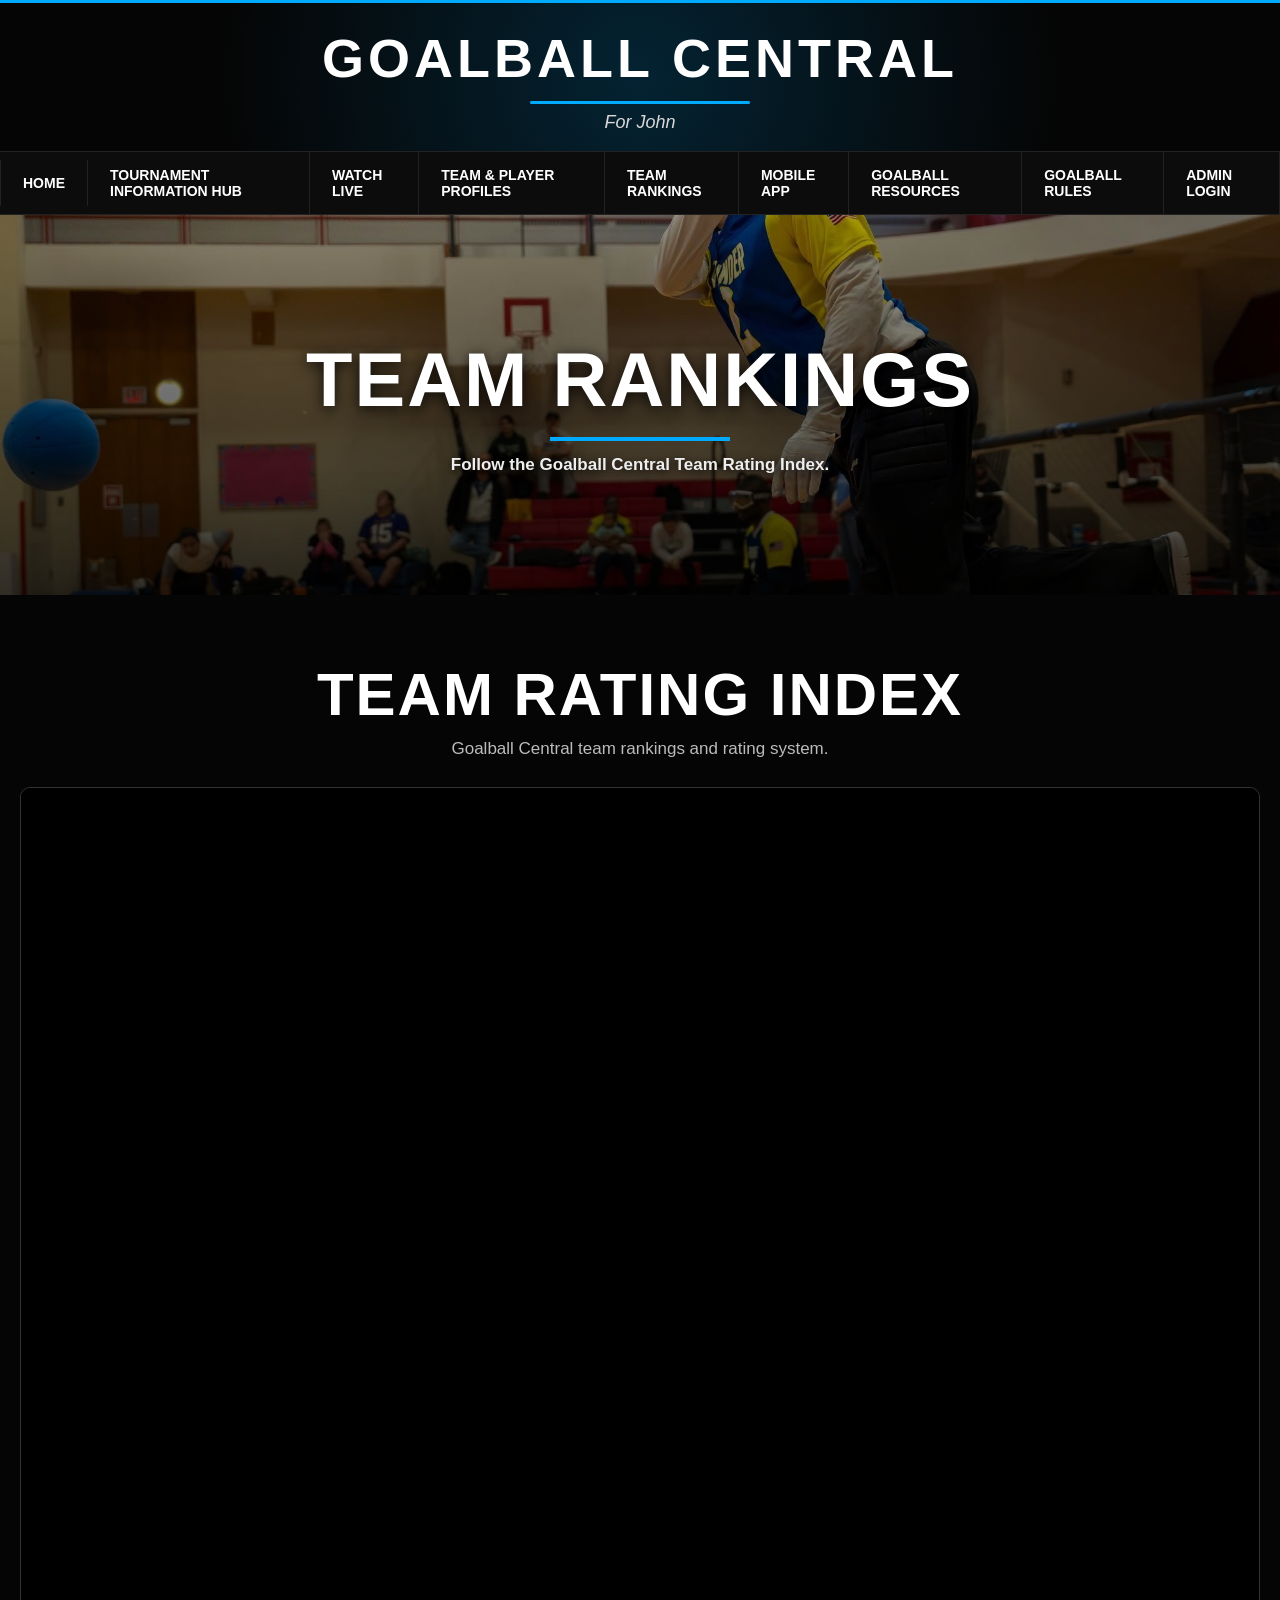
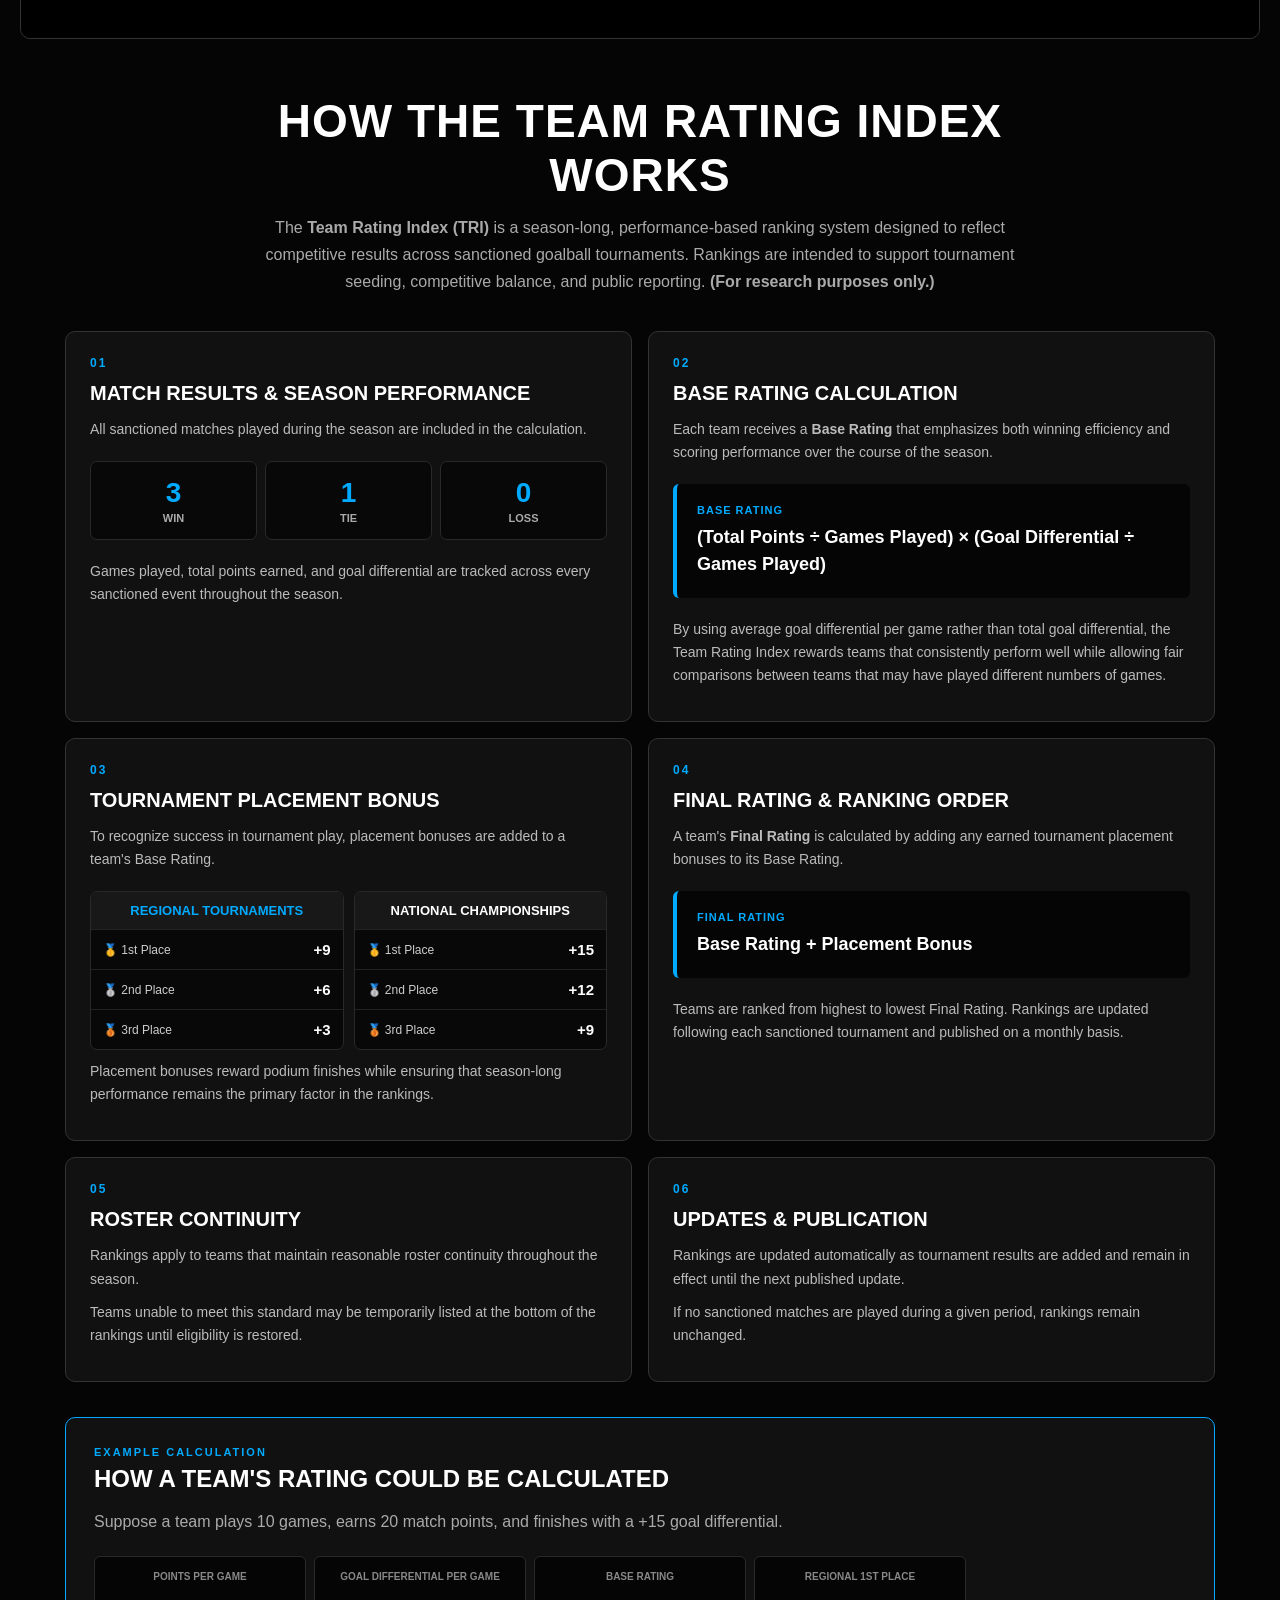
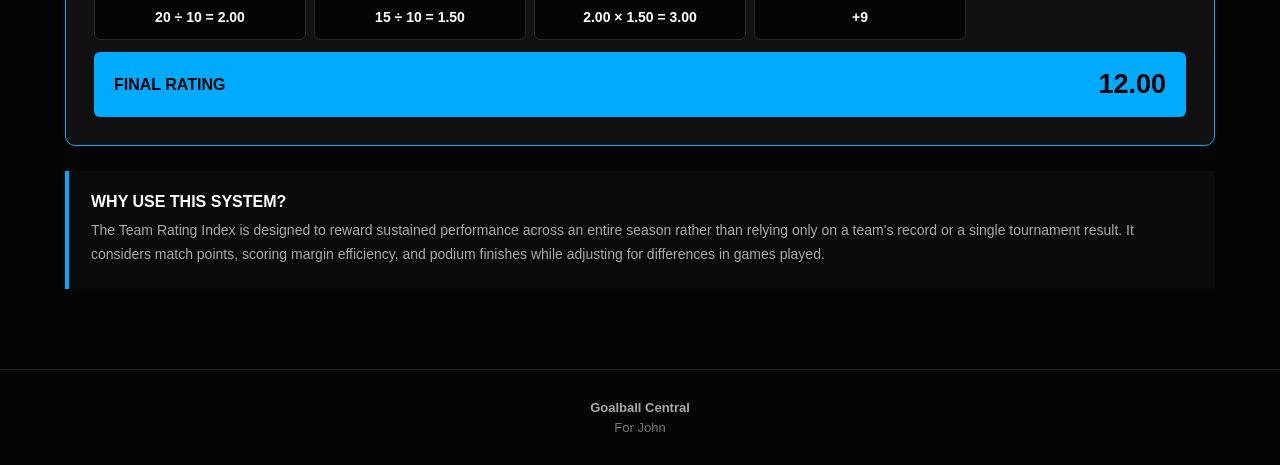
<file: team-rating-index/index.html>
<!DOCTYPE html>

<html lang="en">
<head>
<meta charset="utf-8"/>
<meta content="width=device-width, initial-scale=1.0" name="viewport"/>
  <link rel="icon" type="image/png" href="/favicon.png">
  <link rel="apple-touch-icon" href="/favicon.png">
<title>Team Rating Index | Goalball Central</title>

  <meta name="description" content="View the Goalball Central Team Rating Index and learn how season performance, goal differential, and tournament placement shape team rankings.">
  <link rel="canonical" href="https://www.goalballcentral.net/team-rating-index/">

  <meta property="og:type" content="website">
  <meta property="og:title" content="Team Rating Index | Goalball Central">
  <meta property="og:description" content="View the Goalball Central Team Rating Index and learn how season performance, goal differential, and tournament placement shape team rankings.">
  <meta property="og:url" content="https://www.goalballcentral.net/team-rating-index/">

  <meta name="twitter:card" content="summary">
  <meta name="twitter:title" content="Team Rating Index | Goalball Central">
  <meta name="twitter:description" content="View the Goalball Central Team Rating Index and learn how season performance, goal differential, and tournament placement shape team rankings.">
<link href="../styles.css" rel="stylesheet"/>
</head>
<body>
<header class="site-header">
<div class="brand">
<h1>
      GOALBALL CENTRAL
    </h1>
<div class="brand-line"></div>
<p>
      For John
    </p>
</div>
<nav class="desktop-nav">
<a href="../">Home</a>
<a href="../tournament-information/">Tournament Information Hub</a>
<a href="../livestreaming/">Watch Live</a>
<a href="../team-player-profiles/">Team &amp; Player Profiles</a>
<a href="./">Team Rankings</a>
<a href="../mobile-app/">Mobile App</a>
<a href="../goalball-resources/">Goalball Resources</a>
<a href="../goalball-rules/">Goalball Rules</a>
<a href="../admin/">Admin Login</a>
</nav>
<button aria-label="Open navigation menu" class="mobile-menu-button" id="mobileMenuButton">
    ☰
  </button>
<nav class="mobile-nav" id="mobileNav">
<a href="../">Home</a>
<a href="../tournament-information/">Tournament Information Hub</a>
<a href="../livestreaming/">Watch Live</a>
<a href="../team-player-profiles/">Team &amp; Player Profiles</a>
<a href="./">Team Rankings</a>
<a href="../mobile-app/">Mobile App</a>
<a href="../goalball-resources/">Goalball Resources</a>
<a href="../goalball-rules/">Goalball Rules</a>
<a href="../admin/">Admin Login</a>
</nav>
</header><section class="page-hero rankings-hero" style="background-image: url('../images/heroes/Team Ratings.jpg');">
<div class="page-hero-overlay"></div>
<div class="page-hero-content">
<h1>Team Rankings</h1>
<div class="page-hero-line"></div>
<p>Follow the Goalball Central Team Rating Index.</p>
</div>
</section>
<main>
<section class="ratings-hero">
<h2>
      Team Rating Index
    </h2>
<p>
      Goalball Central team rankings and rating system.
    </p>
</section>
<section class="ratings-frame-section">
<div class="ratings-frame-wrap">
<iframe class="ratings-frame" loading="lazy" src="https://script.google.com/macros/s/AKfycbxXn-ZLqTgLajg8YcTwIj-2zMq9KmpNaZrVv1Awy2diSWjXwMOJyjsUQn1VW62eSXP-/exec" title="Goalball Central Team Rating Index"></iframe>
</div>
</section>
<section class="ratings-info">
<div class="ratings-info-heading">
<h3>How the Team Rating Index Works</h3>
<p>
      The <strong>Team Rating Index (TRI)</strong> is a season-long,
      performance-based ranking system designed to reflect competitive
      results across sanctioned goalball tournaments. Rankings are intended
      to support tournament seeding, competitive balance, and public reporting.
      <strong>(For research purposes only.)</strong>
</p>
</div>
<div class="ratings-explanation-grid">
<!-- MATCH RESULTS -->
<article class="ratings-explanation-card">
<div class="ratings-step">01</div>
<h4>Match Results &amp; Season Performance</h4>
<p>
        All sanctioned matches played during the season are included in the
        calculation.
      </p>
<div class="ratings-points">
<div>
<strong>3</strong>
<span>Win</span>
</div>
<div>
<strong>1</strong>
<span>Tie</span>
</div>
<div>
<strong>0</strong>
<span>Loss</span>
</div>
</div>
<p>
        Games played, total points earned, and goal differential are tracked
        across every sanctioned event throughout the season.
      </p>
</article>
<!-- BASE RATING -->
<article class="ratings-explanation-card">
<div class="ratings-step">02</div>
<h4>Base Rating Calculation</h4>
<p>
        Each team receives a <strong>Base Rating</strong> that emphasizes both
        winning efficiency and scoring performance over the course of the season.
      </p>
<div class="ratings-formula">
<span>Base Rating</span>
<strong>
          (Total Points ÷ Games Played) ×
          (Goal Differential ÷ Games Played)
        </strong>
</div>
<p>
        By using average goal differential per game rather than total goal
        differential, the Team Rating Index rewards teams that consistently
        perform well while allowing fair comparisons between teams that may
        have played different numbers of games.
      </p>
</article>
<!-- PLACEMENT BONUS -->
<article class="ratings-explanation-card">
<div class="ratings-step">03</div>
<h4>Tournament Placement Bonus</h4>
<p>
        To recognize success in tournament play, placement bonuses are added
        to a team's Base Rating.
      </p>
<div class="ratings-bonus-columns">
<div class="ratings-bonus-group">
<h5>Regional Tournaments</h5>
<div class="ratings-bonus-row">
<span>🥇 1st Place</span>
<strong>+9</strong>
</div>
<div class="ratings-bonus-row">
<span>🥈 2nd Place</span>
<strong>+6</strong>
</div>
<div class="ratings-bonus-row">
<span>🥉 3rd Place</span>
<strong>+3</strong>
</div>
</div>
<div class="ratings-bonus-group nationals">
<h5>National Championships</h5>
<div class="ratings-bonus-row">
<span>🥇 1st Place</span>
<strong>+15</strong>
</div>
<div class="ratings-bonus-row">
<span>🥈 2nd Place</span>
<strong>+12</strong>
</div>
<div class="ratings-bonus-row">
<span>🥉 3rd Place</span>
<strong>+9</strong>
</div>
</div>
</div>
<p>
        Placement bonuses reward podium finishes while ensuring that season-long
        performance remains the primary factor in the rankings.
      </p>
</article>
<!-- FINAL RATING -->
<article class="ratings-explanation-card">
<div class="ratings-step">04</div>
<h4>Final Rating &amp; Ranking Order</h4>
<p>
        A team's <strong>Final Rating</strong> is calculated by adding any earned
        tournament placement bonuses to its Base Rating.
      </p>
<div class="ratings-formula">
<span>Final Rating</span>
<strong>
          Base Rating + Placement Bonus
        </strong>
</div>
<p>
        Teams are ranked from highest to lowest Final Rating. Rankings are
        updated following each sanctioned tournament and published on a
        monthly basis.
      </p>
</article>
<!-- ROSTER CONTINUITY -->
<article class="ratings-explanation-card">
<div class="ratings-step">05</div>
<h4>Roster Continuity</h4>
<p>
        Rankings apply to teams that maintain reasonable roster continuity
        throughout the season.
      </p>
<p>
        Teams unable to meet this standard may be temporarily listed at the
        bottom of the rankings until eligibility is restored.
      </p>
</article>
<!-- UPDATES -->
<article class="ratings-explanation-card">
<div class="ratings-step">06</div>
<h4>Updates &amp; Publication</h4>
<p>
        Rankings are updated automatically as tournament results are added
        and remain in effect until the next published update.
      </p>
<p>
        If no sanctioned matches are played during a given period, rankings
        remain unchanged.
      </p>
</article>
</div>
<!-- EXAMPLE -->
<div class="ratings-example">
<div class="ratings-example-label">
      Example Calculation
    </div>
<h4>How a Team's Rating Could Be Calculated</h4>
<p>
      Suppose a team plays 10 games, earns 20 match points, and finishes
      with a +15 goal differential.
    </p>
<div class="ratings-example-steps">
<div>
<span>Points Per Game</span>
<strong>20 ÷ 10 = 2.00</strong>
</div>
<div>
<span>Goal Differential Per Game</span>
<strong>15 ÷ 10 = 1.50</strong>
</div>
<div>
<span>Base Rating</span>
<strong>2.00 × 1.50 = 3.00</strong>
</div>
<div>
<span>Regional 1st Place</span>
<strong>+9</strong>
</div>
</div>
<div class="ratings-example-final">
<span>Final Rating</span>
<strong>12.00</strong>
</div>
</div>
<div class="ratings-note">
<strong>Why use this system?</strong>
<p>
      The Team Rating Index is designed to reward sustained performance across
      an entire season rather than relying only on a team's record or a single
      tournament result. It considers match points, scoring margin efficiency,
      and podium finishes while adjusting for differences in games played.
    </p>
</div>
</section>
</main>
<footer>
<strong>
    Goalball Central
  </strong>
<span>
    For John
  </span>
</footer>
<script>
const mobileMenuButton =
  document.getElementById("mobileMenuButton");

const mobileNav =
  document.getElementById("mobileNav");

if (mobileMenuButton && mobileNav) {
  mobileMenuButton.addEventListener("click", () => {
    mobileNav.classList.toggle("open");
  });
}
</script>
</body>
</html>
</file>
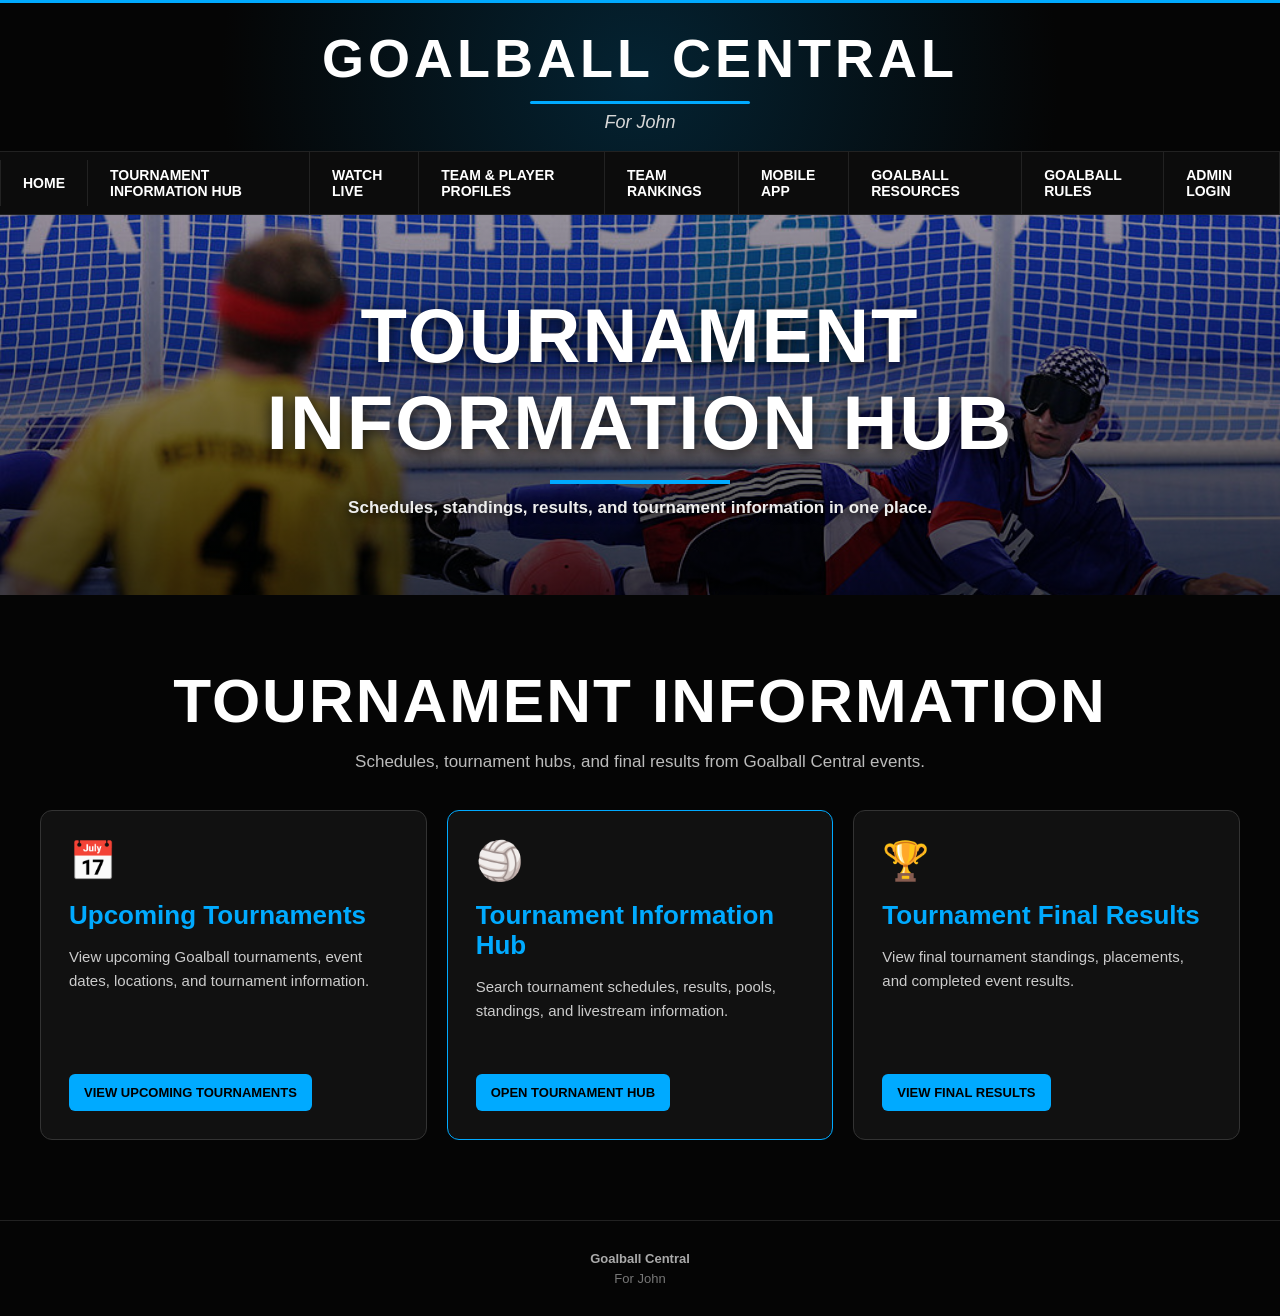
<file: tournament-information/index.html>
<!DOCTYPE html>

<html lang="en">
<head>
<meta charset="utf-8"/>
<meta content="width=device-width, initial-scale=1.0" name="viewport"/>
  <link rel="icon" type="image/png" href="/favicon.png">
  <link rel="apple-touch-icon" href="/favicon.png">
<title>Tournament Information Hub | Goalball Central</title>

  <meta name="description" content="Explore Goalball Central tournament schedules, standings, results, upcoming tournaments, final standings, and event information.">
  <link rel="canonical" href="https://www.goalballcentral.net/tournament-information/">

  <meta property="og:type" content="website">
  <meta property="og:title" content="Tournament Information Hub | Goalball Central">
  <meta property="og:description" content="Explore Goalball Central tournament schedules, standings, results, upcoming tournaments, final standings, and event information.">
  <meta property="og:url" content="https://www.goalballcentral.net/tournament-information/">

  <meta name="twitter:card" content="summary">
  <meta name="twitter:title" content="Tournament Information Hub | Goalball Central">
  <meta name="twitter:description" content="Explore Goalball Central tournament schedules, standings, results, upcoming tournaments, final standings, and event information.">
<link href="../styles.css" rel="stylesheet"/>
</head>
<body>
<header class="site-header">
<div class="brand">
<h1>GOALBALL CENTRAL</h1>
<div class="brand-line"></div>
<p>For John</p>
</div>
<nav class="desktop-nav">
<a href="../">Home</a>
<a href="./">Tournament Information Hub</a>
<a href="../livestreaming/">Watch Live</a>
<a href="../team-player-profiles/">Team &amp; Player Profiles</a>
<a href="../team-rating-index/">Team Rankings</a>
<a href="../mobile-app/">Mobile App</a>
<a href="../goalball-resources/">Goalball Resources</a>
<a href="../goalball-rules/">Goalball Rules</a>
<a href="../admin/">Admin Login</a>
</nav>
<button aria-label="Open navigation menu" class="mobile-menu-button" id="mobileMenuButton">
    ☰
  </button>
<nav class="mobile-nav" id="mobileNav">
<a href="../">Home</a>
<a href="./">Tournament Information Hub</a>
<a href="../livestreaming/">Watch Live</a>
<a href="../team-player-profiles/">Team &amp; Player Profiles</a>
<a href="../team-rating-index/">Team Rankings</a>
<a href="../mobile-app/">Mobile App</a>
<a href="../goalball-resources/">Goalball Resources</a>
<a href="../goalball-rules/">Goalball Rules</a>
<a href="../admin/">Admin Login</a>
</nav>
</header><section class="page-hero tournament-hero" style="background-image: url('../images/heroes/john.jpg');">
<div class="page-hero-overlay"></div>
<div class="page-hero-content">
<h1>Tournament Information Hub</h1>
<div class="page-hero-line"></div>
<p>Schedules, standings, results, and tournament information in one place.</p>
</div>
</section>
<main>
<section class="tournament-info-hero">
<h2>Tournament Information</h2>
<p>
      Schedules, tournament hubs, and final results from
      Goalball Central events.
    </p>
</section>
<section class="tournament-info-grid">
<!-- UPCOMING TOURNAMENTS -->
<a class="tournament-info-card" href="upcoming-tournaments/">
<div class="tournament-info-icon">
        📅
      </div>
<h3>
        Upcoming Tournaments
      </h3>
<p>
        View upcoming Goalball tournaments, event dates,
        locations, and tournament information.
      </p>
<span class="tournament-info-button">
        View Upcoming Tournaments
      </span>
</a>
<!-- TOURNAMENT HUB -->
<a class="tournament-info-card featured" href="tournament-information-hub/">
<div class="tournament-info-icon">
        🏐
      </div>
<h3>
        Tournament Information Hub
      </h3>
<p>
        Search tournament schedules, results, pools,
        standings, and livestream information.
      </p>
<span class="tournament-info-button">
        Open Tournament Hub
      </span>
</a>
<!-- FINAL RESULTS -->
<a class="tournament-info-card" href="tournament-final-standings/">
<div class="tournament-info-icon">
        🏆
      </div>
<h3>
        Tournament Final Results
      </h3>
<p>
        View final tournament standings, placements,
        and completed event results.
      </p>
<span class="tournament-info-button">
        View Final Results
      </span>
</a>
</section>
</main>
<footer>
<strong>
    Goalball Central
  </strong>
<span>
    For John
  </span>
</footer>
<script>
const mobileMenuButton =
  document.getElementById("mobileMenuButton");

const mobileNav =
  document.getElementById("mobileNav");

if (mobileMenuButton && mobileNav) {

  mobileMenuButton.addEventListener(
    "click",
    () => {

      mobileNav.classList.toggle("open");

    }
  );

}
</script>
</body>
</html>
</file>
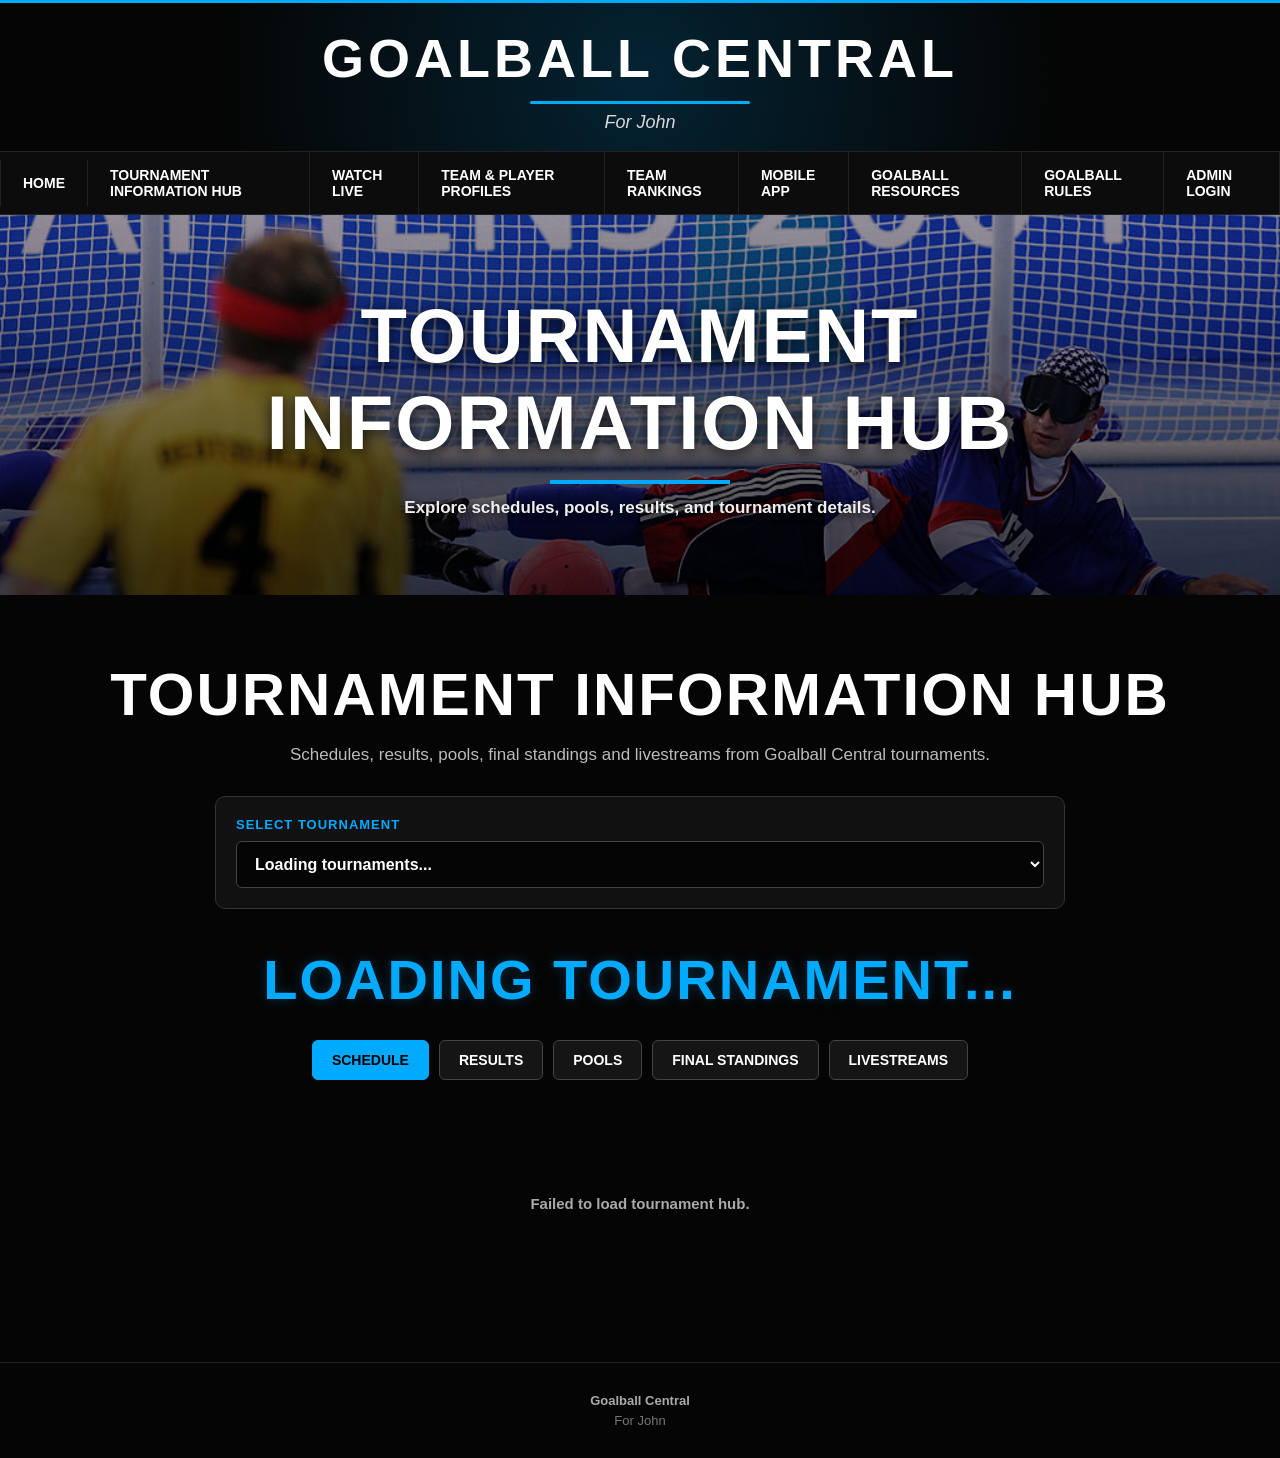
<file: tournament-information/tournament-information-hub/index.html>
<!DOCTYPE html>

<html lang="en">
<head>
<meta charset="utf-8"/>
<meta content="width=device-width, initial-scale=1.0" name="viewport"/>
  <link rel="icon" type="image/png" href="/favicon.png">
  <link rel="apple-touch-icon" href="/favicon.png">
<title>Tournament Information Hub | Goalball Central</title>

  <meta name="description" content="Browse goalball tournament schedules, pools, standings, results, livestreams, and tournament details in the Goalball Central information hub.">
  <link rel="canonical" href="https://www.goalballcentral.net/tournament-information/tournament-information-hub/">

  <meta property="og:type" content="website">
  <meta property="og:title" content="Tournament Information Hub | Goalball Central">
  <meta property="og:description" content="Browse goalball tournament schedules, pools, standings, results, livestreams, and tournament details in the Goalball Central information hub.">
  <meta property="og:url" content="https://www.goalballcentral.net/tournament-information/tournament-information-hub/">

  <meta name="twitter:card" content="summary">
  <meta name="twitter:title" content="Tournament Information Hub | Goalball Central">
  <meta name="twitter:description" content="Browse goalball tournament schedules, pools, standings, results, livestreams, and tournament details in the Goalball Central information hub.">
<link href="../../styles.css" rel="stylesheet"/>
</head>
<body>
<header class="site-header">
<div class="brand">
<h1>GOALBALL CENTRAL</h1>
<div class="brand-line"></div>
<p>For John</p>
</div>
<nav class="desktop-nav">
<a href="../../">Home</a>
<a href="../">Tournament Information Hub</a>
<a href="../../livestreaming/">Watch Live</a>
<a href="../../team-player-profiles/">Team &amp; Player Profiles</a>
<a href="../../team-rating-index/">Team Rankings</a>
<a href="../../mobile-app/">Mobile App</a>
<a href="../../goalball-resources/">Goalball Resources</a>
<a href="../../goalball-rules/">Goalball Rules</a>
<a href="../../admin/">Admin Login</a>
</nav>
<button aria-label="Open navigation menu" class="mobile-menu-button" id="mobileMenuButton">
    ☰
  </button>
<nav class="mobile-nav" id="mobileNav">
<a href="../../">Home</a>
<a href="../">Tournament Information Hub</a>
<a href="../../livestreaming/">Watch Live</a>
<a href="../../team-player-profiles/">Team &amp; Player Profiles</a>
<a href="../../team-rating-index/">Team Rankings</a>
<a href="../../mobile-app/">Mobile App</a>
<a href="../../goalball-resources/">Goalball Resources</a>
<a href="../../goalball-rules/">Goalball Rules</a>
<a href="../../admin/">Admin Login</a>
</nav>
</header><section class="page-hero tournament-hero" style="background-image: url('../../images/heroes/john.jpg');">
<div class="page-hero-overlay"></div>
<div class="page-hero-content">
<h1>Tournament Information Hub</h1>
<div class="page-hero-line"></div>
<p>Explore schedules, pools, results, and tournament details.</p>
</div>
</section>
<main class="hub-page">
<section class="hub-hero">
<h2>
      Tournament Information Hub
    </h2>
<p>
      Schedules, results, pools, final standings and
      livestreams from Goalball Central tournaments.
    </p>
</section>
<section class="hub-selector-section">
<div class="hub-selector-card">
<label class="hub-selector-label" for="tournament-select">
        Select Tournament
      </label>
<select class="hub-select" id="tournament-select">
<option>
          Loading tournaments...
        </option>
</select>
</div>
</section>
<section class="hub-content">
<div class="hub-tournament-title" id="selected-tournament-title">
      Loading Tournament...
    </div>
<div class="main-tabs">
<button class="main-tab active" onclick="showSection('schedule', this)" type="button">
        Schedule
      </button>
<button class="main-tab" onclick="showSection('results', this)" type="button">
        Results
      </button>
<button class="main-tab" onclick="showSection('pools', this)" type="button">
        Pools
      </button>
<button class="main-tab" onclick="showSection('standings', this)" type="button">
        Final Standings
      </button>
<button class="main-tab" onclick="showSection('livestreams', this)" type="button">
        Livestreams
      </button>
</div>
<!-- SCHEDULE -->
<section class="section active" id="schedule-section">
<div class="sub-tabs" id="schedule-tabs"></div>
<div class="notice" id="schedule-root">
        Loading schedule...
      </div>
</section>
<!-- RESULTS -->
<section class="section" id="results-section">
<div class="sub-tabs" id="results-tabs"></div>
<div class="notice" id="results-root">
        Loading results...
      </div>
</section>
<!-- POOLS -->
<section class="section" id="pools-section">
<div class="notice" id="pools-root">
        Loading pools...
      </div>
</section>
<!-- FINAL STANDINGS -->
<section class="section" id="standings-section">
<div class="notice" id="standings-root">
        Loading final standings...
      </div>
</section>
<!-- LIVESTREAMS -->
<section class="section" id="livestreams-section">
<div class="notice" id="livestreams-root">
        Loading livestreams...
      </div>
</section>
</section>
</main>
<footer>
<strong>
    Goalball Central
  </strong>
<span>
    For John
  </span>
</footer>
<script src="hub.js"></script>
</body>
</html>
</file>
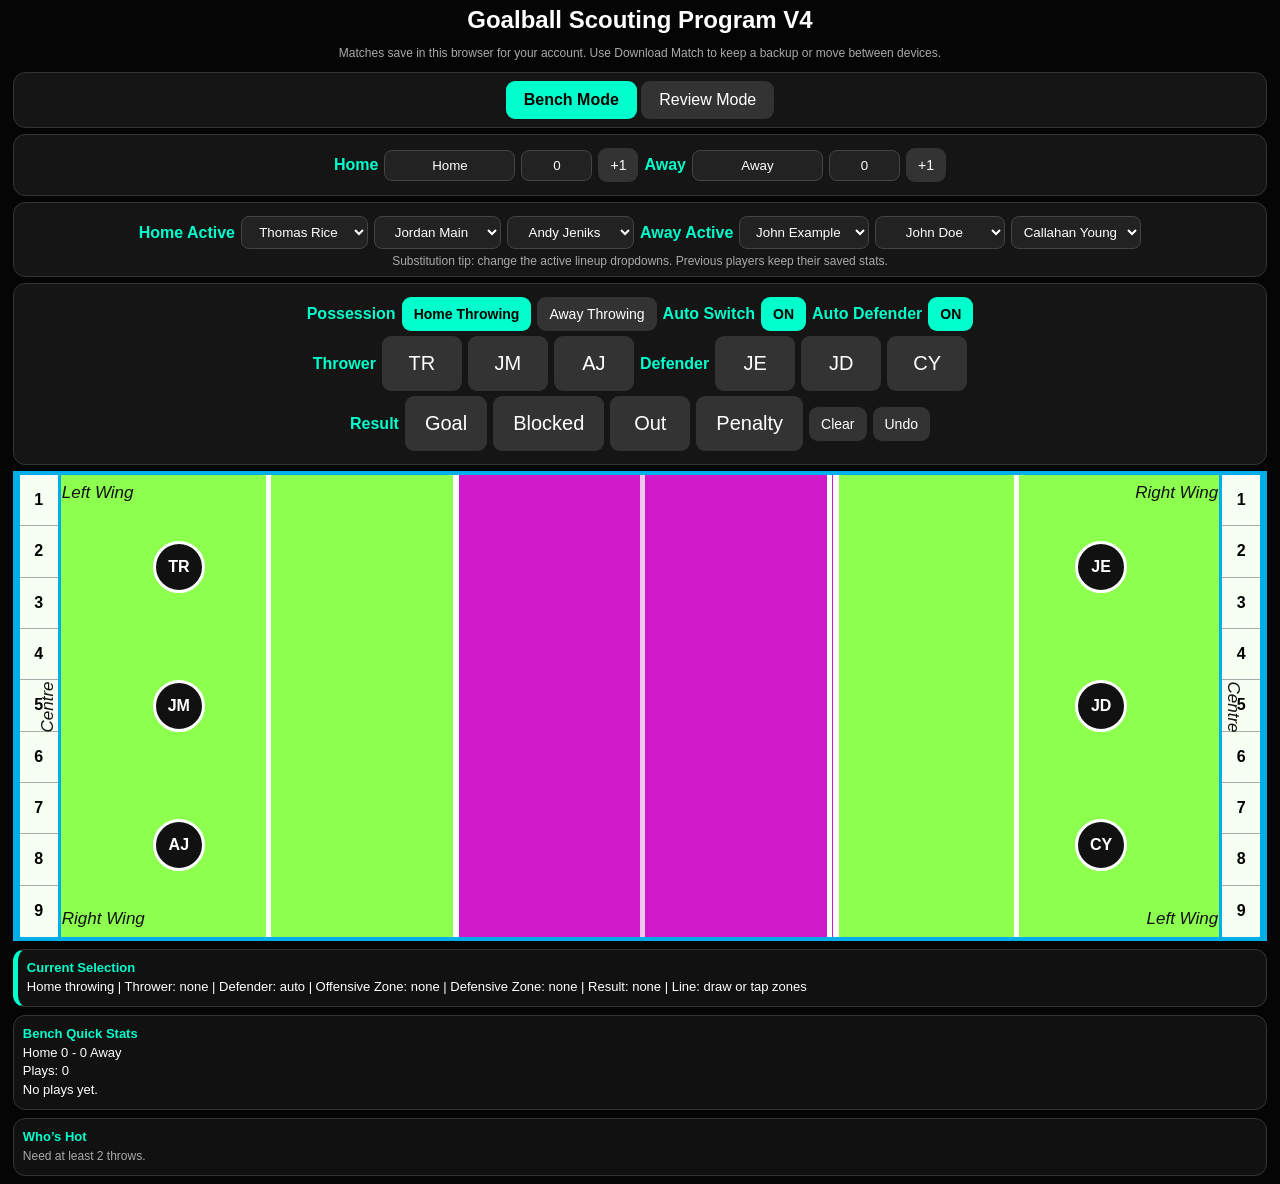
<file: admin/scouting-program.html>
<!DOCTYPE html>
<html lang="en">
<head>
<meta charset="utf-8">
<meta name="robots" content="noindex">
<meta name="viewport" content="width=device-width, initial-scale=1.0">
<title>Goalball Scouting Program V4</title>
<style>
body{margin:0;background:#050505;color:white;font-family:Arial,sans-serif;text-align:center}
.app{width:98%;max-width:1350px;margin:0 auto}
h2{margin:6px 0}
.panel{background:#151515;border:1px solid #333;border-radius:12px;padding:8px;margin:6px auto}
.row{display:flex;justify-content:center;align-items:center;flex-wrap:wrap;gap:6px;margin:5px 0}
.label-title{font-weight:bold;color:#00ffcc}
input,select,textarea{padding:7px;text-align:center;border-radius:8px;border:1px solid #444;background:#222;color:white}
textarea{width:260px;height:85px;text-align:left}
.team-name{width:115px}.small-input{width:55px}.medium-input{width:105px}
button{padding:9px 12px;border:none;border-radius:9px;background:#333;color:white;font-size:14px}
button.active{background:#00ffcc;color:black;font-weight:bold}
button.selected{background:#ffd400;color:black;font-weight:bold}
button.danger{background:#741818}
button.export{background:#1d6b3a}
button.big{font-size:20px;padding:16px 20px;min-width:80px}
.mode-btn{font-size:16px;padding:10px 18px}
.main-grid{display:grid;grid-template-columns:2fr 1fr;gap:8px;align-items:start}
#court{width:100%;height:390px;position:relative;background:#8cff4f;border:4px solid #00aeea;overflow:hidden;touch-action:none;box-sizing:border-box;cursor:crosshair}
.center-area{position:absolute;left:35%;width:30%;top:0;bottom:0;background:#d019c9;border-left:6px solid white;border-right:6px solid white}
.court-line{position:absolute;top:0;bottom:0;width:5px;background:white}
.left-wing-line{left:20%}.left-high-line{left:35%}.mid-line{left:50%;background:rgba(255,255,255,.75)}.right-high-line{left:65%}.right-wing-line{left:80%}
.goal-strip{position:absolute;top:0;bottom:0;width:38px;background:rgba(255,255,255,.92);display:grid;grid-template-rows:repeat(9,1fr);z-index:5;color:black;font-weight:bold;border-left:3px solid #00aeea;border-right:3px solid #00aeea}
.left-strip{left:0}.right-strip{right:0}
.goal-strip div{display:flex;align-items:center;justify-content:center;border-bottom:1px solid #aaa;font-size:16px;cursor:pointer}
.goal-strip div:last-child{border-bottom:none}
.zone-hit{background:#ffd400!important;outline:3px solid #000}
.zone-start{background:#00ffcc!important;outline:3px solid #000}
.side-label{position:absolute;font-style:italic;font-size:17px;color:#111;z-index:6}
.left-top{left:45px;top:8px}.left-bottom{left:45px;bottom:8px}.right-top{right:45px;top:8px}.right-bottom{right:45px;bottom:8px}
.center-left{left:5px;top:48%;transform:rotate(-90deg)}.center-right{right:5px;top:48%;transform:rotate(90deg)}
.player{position:absolute;width:46px;height:46px;border-radius:50%;background:#111;border:3px solid white;color:white;display:flex;align-items:center;justify-content:center;font-weight:bold;transform:translate(-50%,-50%);z-index:10;cursor:pointer}
.player.selected{background:#ffd400;color:#000;border-color:#000}
.attack{left:13%}.defense{left:87%}.p1{top:20%}.p2{top:50%}.p3{top:80%}
#throwLine{position:absolute;height:5px;background:yellow;transform-origin:0 50%;display:none;z-index:20;pointer-events:none}
.stat-box,#livePlay{background:#111;border:1px solid #333;border-radius:12px;padding:9px;text-align:left;font-size:13px;line-height:1.45;margin-bottom:8px}
#livePlay{border-left:5px solid #00ffcc}
.stat-box strong,#livePlay strong{color:#00ffcc}
.play-item{padding:6px 0;border-bottom:1px solid #252525}
.small{color:#aaa;font-size:12px}
.review-only{display:none}
.bench-mode .review-only{display:none}
.review-mode .review-only{display:block}
.bench-mode .main-grid{grid-template-columns:1fr}
.bench-mode #court{height:470px}
.bench-mode .stat-box.compact{display:block}
.bench-mode .stat-box:not(.compact){display:none}
@media(max-width:900px){
  .main-grid{grid-template-columns:1fr}
  #court{height:330px}
  .bench-mode #court{height:420px}
}
</style>
</head>

<body>
<div class="app bench-mode" id="app">

<h2>Goalball Scouting Program V4</h2>
<p class="small">Matches save in this browser for your account. Use Download Match to keep a backup or move between devices.</p>

<div class="panel">
  <button class="mode-btn active" id="benchBtn" onclick="setMode('bench')">Bench Mode</button>
  <button class="mode-btn" id="reviewBtn" onclick="setMode('review')">Review Mode</button>
</div>

<div class="panel review-only">
  <div class="row">
    <span class="label-title">Tournament</span><input id="tournament" class="medium-input" value="Tournament">
    <span class="label-title">Date</span><input id="gameDate" class="medium-input" type="date">
    <span class="label-title">Match</span><input id="matchName" class="medium-input" value="Game 1">
    <span class="label-title">Half</span>
    <select id="half"><option>1st Half</option><option>2nd Half</option><option>Overtime</option></select>
  </div>
</div>

<div class="panel">
  <div class="row">
    <span class="label-title">Home</span>
    <input id="team1Name" class="team-name" value="Home">
    <input id="score1" class="small-input" value="0">
    <button onclick="addScore('team1')">+1</button>

    <span class="label-title">Away</span>
    <input id="team2Name" class="team-name" value="Away">
    <input id="score2" class="small-input" value="0">
    <button onclick="addScore('team2')">+1</button>
  </div>
</div>

<div class="panel review-only">
  <div class="row">
    <div>
      <div class="label-title">Home Roster</div>
      <textarea id="team1Roster">Thomas Rice
Jordan Main
Andy Jeniks
Zachary Buhler</textarea>
    </div>
    <div>
      <div class="label-title">Away Roster</div>
      <textarea id="team2Roster">John Example
John Doe
Callahan Young
Christian King</textarea>
    </div>
    <button class="export" onclick="refreshRosterDropdowns()">Update Rosters</button>
  </div>
</div>

<div class="panel">
  <div class="row">
    <span class="label-title">Home Active</span>
    <select id="team1p1"></select>
    <select id="team1p2"></select>
    <select id="team1p3"></select>

    <span class="label-title">Away Active</span>
    <select id="team2p1"></select>
    <select id="team2p2"></select>
    <select id="team2p3"></select>
  </div>
  <div class="small">Substitution tip: change the active lineup dropdowns. Previous players keep their saved stats.</div>
</div>

<div class="panel tracking-controls">
  <div class="row">
    <span class="label-title">Possession</span>
    <button id="team1Btn" onclick="setPossession('team1')"></button>
    <button id="team2Btn" onclick="setPossession('team2')"></button>

    <span class="label-title">Auto Switch</span>
    <button id="autoSwitchBtn" onclick="toggleAutoSwitch()">ON</button>

    <span class="label-title">Auto Defender</span>
    <button id="autoDefenderBtn" onclick="toggleAutoDefender()">ON</button>
  </div>

  <div class="row">
    <span class="label-title">Thrower</span>
    <button class="big" id="throwBtn1" onclick="selectThrower(0)"></button>
    <button class="big" id="throwBtn2" onclick="selectThrower(1)"></button>
    <button class="big" id="throwBtn3" onclick="selectThrower(2)"></button>

    <span class="label-title">Defender</span>
    <button class="big" id="defBtn1" onclick="selectDefender(0)"></button>
    <button class="big" id="defBtn2" onclick="selectDefender(1)"></button>
    <button class="big" id="defBtn3" onclick="selectDefender(2)"></button>
  </div>

  <div class="row">
    <span class="label-title">Result</span>
    <button class="big" id="resGoal" onclick="setResult('Goal')">Goal</button>
    <button class="big" id="resBlocked" onclick="setResult('Blocked')">Blocked</button>
    <button class="big" id="resOut" onclick="setResult('Out')">Out</button>
    <button class="big" id="resPenalty" onclick="setResult('Penalty')">Penalty</button>
    <button onclick="clearPlaySelection()">Clear</button>
    <button onclick="undo()">Undo</button>
  </div>

  <div class="row review-only">
    <button class="export" onclick="saveMatch()">Save Match</button>
    <button class="export" onclick="loadMatch()">Load Match</button>
    <button class="export" onclick="downloadMatch()">Download Match</button>
    <button class="export" onclick="document.getElementById('matchFile').click()">Import Match</button>
    <input id="matchFile" type="file" accept=".json,application/json" hidden onchange="importMatch(this)">
    <button class="export" onclick="exportCSV()">Export CSV</button>
    <button class="export" onclick="exportReport()">Scouting Report</button>
    <button class="danger" onclick="resetGame()">Reset Game</button>
  </div>
</div>

<div class="main-grid">
  <div>
    <div id="court">
      <div class="center-area"></div>
      <div class="court-line left-wing-line"></div>
      <div class="court-line left-high-line"></div>
      <div class="court-line mid-line"></div>
      <div class="court-line right-high-line"></div>
      <div class="court-line right-wing-line"></div>

      <div class="goal-strip left-strip" id="leftStrip">
        <div data-zone="1">1</div><div data-zone="2">2</div><div data-zone="3">3</div><div data-zone="4">4</div><div data-zone="5">5</div><div data-zone="6">6</div><div data-zone="7">7</div><div data-zone="8">8</div><div data-zone="9">9</div>
      </div>

      <div class="goal-strip right-strip" id="rightStrip">
        <div data-zone="1">1</div><div data-zone="2">2</div><div data-zone="3">3</div><div data-zone="4">4</div><div data-zone="5">5</div><div data-zone="6">6</div><div data-zone="7">7</div><div data-zone="8">8</div><div data-zone="9">9</div>
      </div>

      <div class="side-label left-top">Left Wing</div>
      <div class="side-label left-bottom">Right Wing</div>
      <div class="side-label right-top">Right Wing</div>
      <div class="side-label right-bottom">Left Wing</div>
      <div class="side-label center-left">Centre</div>
      <div class="side-label center-right">Centre</div>

      <div id="throwLine"></div>
    </div>
  </div>

  <div>
    <div id="livePlay">
      <strong>Current Selection</strong><br>
      <span id="currentSelection"></span>
    </div>

    <div class="stat-box compact">
      <strong>Bench Quick Stats</strong>
      <div id="benchStats"></div>
    </div>

    <div class="stat-box compact">
      <strong>Who’s Hot</strong>
      <div id="hotStats"></div>
    </div>

    <div class="stat-box review-only">
      <strong>Thrower Stats</strong>
      <div id="throwerStats"></div>
    </div>

    <div class="stat-box review-only">
      <strong>Defender Stats</strong>
      <div id="defenderStats"></div>
    </div>

    <div class="stat-box review-only">
      <strong>Team Zone Summary</strong>
      <div id="teamZoneStats"></div>
    </div>

    <div class="stat-box review-only">
      <strong>Zone Hit Totals</strong>
      <div id="zoneStats"></div>
    </div>

    <div class="stat-box review-only">
      <strong>Recent Plays</strong>
      <div id="log"></div>
    </div>
  </div>
</div>

</div>

<script>
let mode="bench", possession="team1", thrower=null, defender=null, result=null;
let startX=null,startY=null,pendingEndX=null,pendingEndY=null;
let offensiveZone=null, defensiveZone=null, tapStartSide=null, tapEndSide=null;
let selectingOffenseZone=true;
let plays=[], autoSwitch=true, autoDefender=true, persistenceReady=false;

const app=document.getElementById("app");
const court=document.getElementById("court");
const throwLine=document.getElementById("throwLine");

document.getElementById("gameDate").valueAsDate=new Date();

function initials(name){
  return String(name||"?").trim().split(/\s+/).map(p=>p[0]).join("").slice(0,3).toUpperCase()||"?";
}

function getRoster(team){
  const id=team==="team1"?"team1Roster":"team2Roster";
  return document.getElementById(id).value.split("\n").map(x=>x.trim()).filter(Boolean);
}

function fillSelect(id, roster, selected){
  const sel=document.getElementById(id);
  sel.innerHTML=roster.map(name=>`<option value="${escapeHtml(name)}">${escapeHtml(name)}</option>`).join("");
  if(selected&&roster.includes(selected)) sel.value=selected;
  else if(roster[0]) sel.value=roster[0];
}

function refreshRosterDropdowns(){
  const home=getRoster("team1"), away=getRoster("team2");

  fillSelect("team1p1",home,document.getElementById("team1p1").value||home[0]);
  fillSelect("team1p2",home,document.getElementById("team1p2").value||home[1]);
  fillSelect("team1p3",home,document.getElementById("team1p3").value||home[2]);

  fillSelect("team2p1",away,document.getElementById("team2p1").value||away[0]);
  fillSelect("team2p2",away,document.getElementById("team2p2").value||away[1]);
  fillSelect("team2p3",away,document.getElementById("team2p3").value||away[2]);

  saveMatch(false);
  updateUI();
}

function setMode(m){
  mode=m;
  app.className="app "+(m==="bench"?"bench-mode":"review-mode");
  document.getElementById("benchBtn").classList.toggle("active",m==="bench");
  document.getElementById("reviewBtn").classList.toggle("active",m==="review");
  updateUI();
}

function getTeamName(t){
  return document.getElementById(t+"Name").value||t;
}

function getPlayers(t){
  return[
    document.getElementById(t+"p1").value||"?",
    document.getElementById(t+"p2").value||"?",
    document.getElementById(t+"p3").value||"?"
  ];
}

function otherTeam(t){
  return t==="team1"?"team2":"team1";
}

function setPossession(t){
  possession=t;
  clearPlaySelection(false);
  updateUI();
}

function toggleAutoSwitch(){
  autoSwitch=!autoSwitch;
  saveMatch(false);
  updateUI();
}

function toggleAutoDefender(){
  autoDefender=!autoDefender;
  saveMatch(false);
  updateUI();
}

function selectThrower(i){
  thrower=getPlayers(possession)[i];
  if(tryAutoSaveTapPlay()) return;
  updateUI();
}

function selectDefender(i){
  defender=getPlayers(otherTeam(possession))[i];
  if(tryAutoSaveTapPlay()) return;
  updateUI();
}

function setResult(r){
  result=r;

  if(pendingEndX!==null&&pendingEndY!==null){
    savePlay(r);
    return;
  }

  if(tryAutoSaveTapPlay()) return;

  updateUI();
}

function selectCourtZone(zone,side){
  if(selectingOffenseZone || !offensiveZone){
    offensiveZone=zone;
    tapStartSide=side;
    selectingOffenseZone=false;
    highlightZones();
  } else {
    defensiveZone=zone;
    tapEndSide=side;
    if(autoDefender) defender=getAutoDefenderByZone(zone);
    highlightZones();
    selectingOffenseZone=true;
  }

  if(tryAutoSaveTapPlay()) return;
  updateUI();
}

function tryAutoSaveTapPlay(){
  if(!thrower||!offensiveZone||!defensiveZone||!result) return false;
  if(!autoDefender&&!defender) return false;

  saveTapPlay();
  return true;
}

function saveTapPlay(){
  if(autoDefender) defender=getAutoDefenderByZone(defensiveZone);

  plays.push(makePlay(offensiveZone,defensiveZone,tapEndSide||"tap",result));

  if(result==="Goal") addScore(possession,false);

  finishPlay();
}

function makePlay(startZone,endZone,hitSide,playResult){
  return{
    tournament:document.getElementById("tournament").value,
    date:document.getElementById("gameDate").value,
    match:document.getElementById("matchName").value,
    half:document.getElementById("half").value,
    score:document.getElementById("score1").value+"-"+document.getElementById("score2").value,
    throwingTeam:getTeamName(possession),
    defendingTeam:getTeamName(otherTeam(possession)),
    thrower,
    throwerInitials:initials(thrower),
    defender,
    defenderInitials:initials(defender),
    startZone,
    endZone,
    hitSide,
    result:playResult
  };
}

function finishPlay(){
  if(autoSwitch) possession=otherTeam(possession);
  clearPlaySelection(false);
  saveMatch(false);
  updateUI();
}

function clearPlaySelection(refresh=true){
  thrower=null;
  defender=null;
  result=null;
  offensiveZone=null;
  defensiveZone=null;
  tapStartSide=null;
  tapEndSide=null;
  selectingOffenseZone=true;
  pendingEndX=null;
  pendingEndY=null;
  throwLine.style.display="none";
  clearZoneHighlights();
  if(refresh) updateUI();
}

function addScore(team,refresh=true){
  const id=team==="team1"?"score1":"score2";
  document.getElementById(id).value=parseInt(document.getElementById(id).value||0)+1;
  saveMatch(false);
  if(refresh) updateUI();
}

function updateUI(){
  document.getElementById("team1Btn").innerText=getTeamName("team1")+" Throwing";
  document.getElementById("team2Btn").innerText=getTeamName("team2")+" Throwing";

  document.getElementById("team1Btn").classList.toggle("active",possession==="team1");
  document.getElementById("team2Btn").classList.toggle("active",possession==="team2");

  document.getElementById("autoSwitchBtn").innerText=autoSwitch?"ON":"OFF";
  document.getElementById("autoSwitchBtn").classList.toggle("active",autoSwitch);

  document.getElementById("autoDefenderBtn").innerText=autoDefender?"ON":"OFF";
  document.getElementById("autoDefenderBtn").classList.toggle("active",autoDefender);

  const throwers=getPlayers(possession), defenders=getPlayers(otherTeam(possession));

  ["throwBtn1","throwBtn2","throwBtn3"].forEach((id,i)=>{
    const b=document.getElementById(id);
    b.innerText=initials(throwers[i]);
    b.title=throwers[i];
    b.classList.toggle("selected",thrower===throwers[i]);
  });

  ["defBtn1","defBtn2","defBtn3"].forEach((id,i)=>{
    const b=document.getElementById(id);
    b.innerText=initials(defenders[i]);
    b.title=defenders[i];
    b.classList.toggle("selected",defender===defenders[i]);
  });

  ["Goal","Blocked","Out","Penalty"].forEach(r=>{
    document.getElementById("res"+r).classList.toggle("selected",result===r);
  });

  drawPlayers();
  updateCurrentSelection();
  updateStats();
  updateLog();
}

function updateCurrentSelection(){
  const lineReady=pendingEndX!==null&&pendingEndY!==null?" | Line: ready":" | Line: draw or tap zones";
  document.getElementById("currentSelection").innerText=
    `${getTeamName(possession)} throwing | Thrower: ${thrower||"none"} | Defender: ${autoDefender?"auto":(defender||"none")} | Offensive Zone: ${offensiveZone||"none"} | Defensive Zone: ${defensiveZone||"none"} | Result: ${result||"none"}${lineReady}`;
}

function drawPlayers(){
  document.querySelectorAll(".player").forEach(p=>p.remove());

  getPlayers(possession).forEach((n,i)=>createPlayer(n,"attack","p"+(i+1)));
  getPlayers(otherTeam(possession)).forEach((n,i)=>createPlayer(n,"defense","p"+(i+1)));
}

function createPlayer(name,side,pos){
  const el=document.createElement("div");
  el.className="player "+side+" "+pos;

  if((side==="attack"&&thrower===name)||(side==="defense"&&defender===name)){
    el.classList.add("selected");
  }

  el.innerText=initials(name);
  el.title=name;
  el.setAttribute("role","button");
  el.setAttribute("tabindex","0");
  el.setAttribute("aria-label",side==="attack"?"Select thrower "+name:"Select defender "+name);

  ["pointerdown","pointerup"].forEach(evt=>{
    el.addEventListener(evt,e=>{e.stopPropagation();});
  });

  el.addEventListener("click",e=>{
    e.stopPropagation();
    if(side==="attack") thrower=name;
    else defender=name;

    if(tryAutoSaveTapPlay()) return;
    updateUI();
  });

  el.addEventListener("keydown",e=>{
    if(e.key==="Enter"||e.key===" "){
      e.preventDefault();
      el.click();
    }
  });

  court.appendChild(el);
}

function getGoalZone(y,rect){
  const rel=(y-rect.top)/rect.height;
  let z=Math.floor(rel*9)+1;
  return Math.max(1,Math.min(9,z));
}

function getAutoDefenderByZone(z){
  const defenders=getPlayers(otherTeam(possession));
  if(z<=3) return defenders[0];
  if(z<=6) return defenders[1];
  return defenders[2];
}

court.addEventListener("pointerdown",e=>{
  startX=e.clientX;
  startY=e.clientY;
  court.setPointerCapture(e.pointerId);
});

court.addEventListener("pointerup",e=>{
  if(!thrower){
    alert("Select thrower first.");
    return;
  }

  if(!autoDefender&&!defender){
    alert("Select defender or turn Auto Defender ON.");
    return;
  }

  pendingEndX=e.clientX;
  pendingEndY=e.clientY;

  const rect=court.getBoundingClientRect();

  offensiveZone=getGoalZone(startY,rect);
  defensiveZone=getGoalZone(pendingEndY,rect);

  const hitSide=pendingEndX<rect.left+rect.width/2?"left":"right";

  if(autoDefender) defender=getAutoDefenderByZone(defensiveZone);

  drawThrowLine(startX-rect.left,startY-rect.top,pendingEndX-rect.left,pendingEndY-rect.top);
  highlightZones(hitSide);

  result=null;
  updateUI();
});

function savePlay(playResult){
  const rect=court.getBoundingClientRect();

  const startZone=offensiveZone||getGoalZone(startY,rect);
  const endZone=defensiveZone||getGoalZone(pendingEndY,rect);
  const hitSide=pendingEndX<rect.left+rect.width/2?"left":"right";

  if(autoDefender) defender=getAutoDefenderByZone(endZone);

  plays.push(makePlay(startZone,endZone,hitSide,playResult));

  if(playResult==="Goal") addScore(possession,false);

  finishPlay();
}

function drawThrowLine(x1,y1,x2,y2){
  const len=Math.hypot(x2-x1,y2-y1);
  const ang=Math.atan2(y2-y1,x2-x1)*180/Math.PI;

  throwLine.style.display="block";
  throwLine.style.left=x1+"px";
  throwLine.style.top=y1+"px";
  throwLine.style.width=len+"px";
  throwLine.style.transform=`rotate(${ang}deg)`;
}

function clearZoneHighlights(){
  document.querySelectorAll(".goal-strip div").forEach(z=>{
    z.classList.remove("zone-hit","zone-start");
  });
}

function highlightZones(forcedEndSide=null){
  clearZoneHighlights();

  if(offensiveZone){
    document.querySelectorAll(`.goal-strip div[data-zone="${offensiveZone}"]`).forEach(z=>{
      z.classList.add("zone-start");
    });
  }

  if(defensiveZone){
    let side=forcedEndSide||tapEndSide;
    let strip=side==="left"?document.getElementById("leftStrip"):side==="right"?document.getElementById("rightStrip"):null;

    if(strip){
      const target=strip.querySelector(`[data-zone="${defensiveZone}"]`);
      if(target) target.classList.add("zone-hit");
    } else {
      document.querySelectorAll(`.goal-strip div[data-zone="${defensiveZone}"]`).forEach(z=>{
        z.classList.add("zone-hit");
      });
    }
  }
}

function highlightZone(zone,side){
  defensiveZone=zone;
  tapEndSide=side;
  highlightZones(side);
}

function undo(){
  const last=plays.pop();

  if(last && last.result==="Goal"){
    if(last.throwingTeam===getTeamName("team1")){
      document.getElementById("score1").value=Math.max(0,Number(document.getElementById("score1").value||0)-1);
    } else if(last.throwingTeam===getTeamName("team2")){
      document.getElementById("score2").value=Math.max(0,Number(document.getElementById("score2").value||0)-1);
    }
  }

  clearPlaySelection(false);
  saveMatch(false);
  updateUI();
}

function resetGame(){
  if(!confirm("Reset game? This will clear plays, score, and return teams to Home/Away.")) return;

  plays=[];
  possession="team1";

  document.getElementById("team1Name").value="Home";
  document.getElementById("team2Name").value="Away";
  document.getElementById("score1").value=0;
  document.getElementById("score2").value=0;

  throwLine.style.display="none";
  clearPlaySelection(false);
  saveMatch(false);
  updateUI();
}

function updateStats(){
  updateBenchStats();
  updateHotStats();
  updateThrowerStats();
  updateDefenderStats();
  updateZoneStats();
  updateTeamZoneStats();
}

function updateBenchStats(){
  let html=`${escapeHtml(getTeamName("team1"))} ${document.getElementById("score1").value} - ${document.getElementById("score2").value} ${escapeHtml(getTeamName("team2"))}<br>Plays: ${plays.length}<br>`;
  const last=plays[plays.length-1];

  html+=last?`<strong>Last:</strong> ${escapeHtml(last.result)} | ${escapeHtml(last.throwingTeam)} ${escapeHtml(initials(last.thrower))} | Z${last.startZone}→Z${last.endZone}`:`No plays yet.`;

  document.getElementById("benchStats").innerHTML=html;
}

function updateHotStats(){
  const stats=Object.create(null);

  plays.forEach(p=>{
    const key=p.throwingTeam+" | "+p.thrower;

    if(!stats[key]) stats[key]={throws:0,goals:0,zones:{}};

    stats[key].throws++;
    if(p.result==="Goal") stats[key].goals++;
    stats[key].zones[p.endZone]=(stats[key].zones[p.endZone]||0)+1;
  });

  let bestPlayer=null,bestScore=-1;

  Object.keys(stats).forEach(player=>{
    const s=stats[player];
    const rate=s.throws?s.goals/s.throws:0;
    const score=s.goals*2+rate;

    if(s.throws>=2&&score>bestScore){
      bestScore=score;
      bestPlayer=player;
    }
  });

  if(!bestPlayer){
    document.getElementById("hotStats").innerHTML=`<span class="small">Need at least 2 throws.</span>`;
    return;
  }

  const s=stats[bestPlayer];
  const pct=Math.round((s.goals/s.throws)*100);

  document.getElementById("hotStats").innerHTML=
    `${escapeHtml(bestPlayer)}<br>${s.goals}/${s.throws} goals (${pct}%)<br>Favorite zone: ${topZone(s.zones)}`;
}

function updateThrowerStats(){
  const stats=Object.create(null);

  plays.forEach(p=>{
    const k=p.throwingTeam+" | "+p.thrower;

    if(!stats[k]) stats[k]={throws:0,goals:0,blocked:0,out:0,penalty:0,zones:{}};

    const s=stats[k];
    s.throws++;
    if(p.result==="Goal") s.goals++;
    if(p.result==="Blocked") s.blocked++;
    if(p.result==="Out") s.out++;
    if(p.result==="Penalty") s.penalty++;
    s.zones[p.endZone]=(s.zones[p.endZone]||0)+1;
  });

  let html="";

  Object.keys(stats).forEach(k=>{
    const s=stats[k];
    const pct=s.throws?Math.round((s.goals/s.throws)*100):0;
    html+=`${escapeHtml(k)}: ${s.throws} throws | ${s.goals} goals (${pct}%) | favorite zone: ${topZone(s.zones)}<br>`;
  });

  document.getElementById("throwerStats").innerHTML=html||`<span class="small">No throws yet.</span>`;
}

function updateDefenderStats(){
  const stats=Object.create(null);

  plays.forEach(p=>{
    const k=p.defendingTeam+" | "+p.defender;

    if(!stats[k]) stats[k]={defended:0,goalsAllowed:0,blocks:0,zones:{}};

    const s=stats[k];
    s.defended++;
    if(p.result==="Goal") s.goalsAllowed++;
    if(p.result==="Blocked") s.blocks++;
    s.zones[p.endZone]=(s.zones[p.endZone]||0)+1;
  });

  let html="";

  Object.keys(stats).forEach(k=>{
    const s=stats[k];
    html+=`${escapeHtml(k)}: ${s.defended} defended | ${s.goalsAllowed} goals allowed | ${s.blocks} blocks | most hit zone: ${topZone(s.zones)}<br>`;
  });

  document.getElementById("defenderStats").innerHTML=html||`<span class="small">No defensive data yet.</span>`;
}

function updateZoneStats(){
  const z={};

  for(let i=1;i<=9;i++) z[i]=0;

  plays.forEach(p=>z[p.endZone]++);

  document.getElementById("zoneStats").innerHTML=
    Object.keys(z).map(i=>`Zone ${i}: ${z[i]} hits`).join("<br>");
}

function updateTeamZoneStats(){
  const teams=Object.create(null);

  plays.forEach(p=>{
    if(!teams[p.throwingTeam]) teams[p.throwingTeam]={};
    teams[p.throwingTeam][p.endZone]=(teams[p.throwingTeam][p.endZone]||0)+1;
  });

  let html="";

  Object.keys(teams).forEach(t=>{
    html+=`${escapeHtml(t)}: targets Zone ${topZone(teams[t])} most<br>`;
  });

  document.getElementById("teamZoneStats").innerHTML=html||`<span class="small">No team data yet.</span>`;
}

function topZone(obj){
  let best="-",count=0;

  Object.keys(obj).forEach(k=>{
    if(obj[k]>count){
      best=k;
      count=obj[k];
    }
  });

  return best;
}

function updateLog(){
  const log=document.getElementById("log");

  if(!plays.length){
    log.innerHTML=`<span class="small">No plays recorded yet.</span>`;
    return;
  }

  log.innerHTML="";

  plays.slice(-8).reverse().forEach(p=>{
    log.innerHTML+=`
      <div class="play-item">
        <strong>${escapeHtml(p.result)}</strong> — ${escapeHtml(p.throwingTeam)} ${escapeHtml(p.thrower)}
        <br>
        <span class="small">vs ${escapeHtml(p.defendingTeam)} ${escapeHtml(p.defender)} | Zone ${p.startZone} → ${p.endZone} | ${escapeHtml(p.half)}</span>
      </div>
    `;
  });
}

function saveMatch(showAlert=true){
  if(!persistenceReady) return;
  try {
  localStorage.setItem((window.GOALBALL_STORAGE_KEY || "goalballScoutingProgramNamesV1"),JSON.stringify({
    plays, possession,
    autoSwitch,
    autoDefender,
    settings:getSettings()
  }));

  if(showAlert) alert("Match saved locally.");
  } catch (_) { alert("This browser could not save your match. Use Download Match to keep a backup."); }
}

function loadMatch(){
  let raw;
  try { raw=localStorage.getItem((window.GOALBALL_STORAGE_KEY || "goalballScoutingProgramNamesV1")); } catch (_) { alert("Local storage is unavailable. Import a downloaded match instead."); return; }

  if(!raw){
    alert("No saved match found.");
    return;
  }

  let data;
  try { data=validateMatch(JSON.parse(raw)); } catch (_) { alert("The saved match could not be read. Import a backup instead."); return; }

  plays=data.plays||[];
  possession=data.possession === "team2" ? "team2" : "team1";
  autoSwitch=data.autoSwitch??true;
  autoDefender=data.autoDefender??true;

  applySettings(data.settings||{});
  refreshRosterDropdowns();
  applySettings(data.settings||{});
  clearPlaySelection(false);
  saveMatch(false);
  updateUI();

  alert("Match loaded.");
}

function validateMatch(data){
  if(!data || !Array.isArray(data.plays) || !data.settings || typeof data.settings !== "object") throw new Error("Invalid match");
  if(data.plays.length > 100000) throw new Error("Match too large");
  for(const p of data.plays){
    if(!p || !["Goal","Blocked","Out","Penalty"].includes(p.result) || !Number.isInteger(p.startZone) || !Number.isInteger(p.endZone) || p.startZone<1 || p.startZone>9 || p.endZone<1 || p.endZone>9) throw new Error("Invalid play");
    for(const field of ["throwingTeam","defendingTeam","thrower","defender","half"]) if(typeof p[field] !== "string") throw new Error("Invalid play");
  }
  return data;
}
function downloadMatch(){
  downloadFile("goalball-match.json",JSON.stringify({plays,possession,autoSwitch,autoDefender,settings:getSettings()},null,2),"application/json");
}
async function importMatch(input){
  try {
    const file=input.files[0]; if(!file) return;
    if(file.size>10000000) throw new Error("File too large");
    const data=validateMatch(JSON.parse(await file.text()));
    if(!confirm("Replace the current match with this file?")) return;
    plays=data.plays; autoSwitch=data.autoSwitch??true; autoDefender=data.autoDefender??true;
    possession=data.possession === "team2" ? "team2" : "team1";
    applySettings(data.settings); refreshRosterDropdowns(); applySettings(data.settings); clearPlaySelection(); updateUI(); saveMatch(false);
  } catch (_) { alert("Unable to import this match. Choose a Goalball match JSON file under 10 MB."); }
  finally { input.value=""; }
}
function getSettings(){
  const ids=[
    "tournament","gameDate","matchName","half",
    "score1","score2","team1Name","team2Name",
    "team1Roster","team2Roster",
    "team1p1","team1p2","team1p3",
    "team2p1","team2p2","team2p3"
  ];

  const o={};

  ids.forEach(id=>o[id]=document.getElementById(id).value);

  return o;
}

function applySettings(o){
  Object.keys(getSettings()).forEach(id=>{
    if(Object.hasOwn(o,id)) document.getElementById(id).value=String(o[id]);
  });
}

function exportCSV(){
  if(!plays.length){
    alert("No plays to export.");
    return;
  }

  const headers=[
    "Tournament","Date","Match","Half","Score",
    "Throwing Team","Thrower","Thrower Initials",
    "Defending Team","Defender","Defender Initials",
    "Offensive Zone","Defensive Zone","Hit Side","Result"
  ];

  const rows=plays.map(p=>[
    p.tournament,p.date,p.match,p.half,p.score,
    p.throwingTeam,p.thrower,p.throwerInitials,
    p.defendingTeam,p.defender,p.defenderInitials,
    p.startZone,p.endZone,p.hitSide,p.result
  ]);

  downloadFile("goalball-scouting-names-export.csv",toCSV([headers,...rows]),"text/csv");
}

function exportReport(){
  let report=`Goalball Scouting Program Report\n\n`;
  report+=`Match: ${document.getElementById("matchName").value}\n`;
  report+=`Score: ${document.getElementById("score1").value}-${document.getElementById("score2").value}\n`;
  report+=`Total Plays: ${plays.length}\n\n`;
  report+=`Thrower Stats:\n${document.getElementById("throwerStats").innerText}\n\n`;
  report+=`Defender Stats:\n${document.getElementById("defenderStats").innerText}\n\n`;
  report+=`Team Zone Summary:\n${document.getElementById("teamZoneStats").innerText}\n\n`;
  report+=`Zone Hit Totals:\n${document.getElementById("zoneStats").innerText}\n`;

  downloadFile("goalball-scouting-report.txt",report,"text/plain");
}

function toCSV(rows){
  return rows.map(r=>r.map(v=>`"${String(/^[=+@\-\t\r]/.test(String(v??"")) ? "'"+v : v??"").replaceAll('"','""')}"`).join(",")).join("\n");
}

function downloadFile(name,content,type){
  const blob=new Blob([content],{type});
  const url=URL.createObjectURL(blob);
  const a=document.createElement("a");

  a.href=url;
  a.download=name;
  a.click();

  setTimeout(()=>URL.revokeObjectURL(url),1000);
}

function escapeHtml(v){
  return String(v??"")
    .replace(/&/g,"&amp;")
    .replace(/</g,"&lt;")
    .replace(/>/g,"&gt;")
    .replace(/"/g,"&quot;")
    .replace(/'/g,"&#039;");
}

function setupCourtTapClicks(){
  document.querySelectorAll(".goal-strip div").forEach(zoneEl=>{
    zoneEl.setAttribute("role","button");
    zoneEl.setAttribute("tabindex","0");
    zoneEl.setAttribute("aria-label","Select zone "+zoneEl.dataset.zone);

    ["pointerdown","pointerup"].forEach(evt=>{
      zoneEl.addEventListener(evt,e=>{e.stopPropagation();});
    });

    zoneEl.addEventListener("click",e=>{
      e.stopPropagation();
      const side=zoneEl.closest(".left-strip")?"left":"right";
      selectCourtZone(Number(zoneEl.dataset.zone),side);
    });

    zoneEl.addEventListener("keydown",e=>{
      if(e.key==="Enter"||e.key===" "){
        e.preventDefault();
        zoneEl.click();
      }
    });
  });
}

document.querySelectorAll("input,select,textarea").forEach(i=>{
  i.oninput=()=>{
    saveMatch(false);
    updateUI();
  };
});

setupCourtTapClicks();
// Restore before the first roster refresh, which otherwise overwrites the previous save.
try {
  const raw=localStorage.getItem(window.GOALBALL_STORAGE_KEY || "goalballScoutingProgramNamesV1");
  if(raw){
    const data=validateMatch(JSON.parse(raw));
    plays=data.plays; autoSwitch=data.autoSwitch??true; autoDefender=data.autoDefender??true;
    possession=data.possession === "team2" ? "team2" : "team1";
    applySettings(data.settings); refreshRosterDropdowns(); applySettings(data.settings);
  }
} catch (_) {
  alert("The previous match could not be restored. Import a downloaded backup if you have one.");
}
refreshRosterDropdowns();
persistenceReady=true;
setMode("bench");
updateUI();
</script>
</body>
</html>
</file>
<file: styles.css>
/* =========================================================
   GOALBALL CENTRAL
   MAIN WEBSITE STYLES
   ========================================================= */


/* =========================================================
   GLOBAL
   ========================================================= */

* {
  box-sizing: border-box;
}


html {
  scroll-behavior: smooth;
}


html,
body {
  margin: 0;
  padding: 0;
}


body {
  background: #050505;
  color: #ffffff;

  font-family:
    Arial,
    Helvetica,
    sans-serif;
}


a {
  -webkit-tap-highlight-color: transparent;
}



/* =========================================================
   HEADER
   ========================================================= */

.site-header {
  position: relative;

  background: #050505;

  border-top: 3px solid #00aaff;
  border-bottom: 1px solid #222;
}


.brand {
  text-align: center;

  padding:
    24px
    20px
    18px;

  background:
    radial-gradient(
      circle at center,
      rgba(0, 170, 255, 0.18),
      #050505 65%
    );
}


.brand h1 {
  margin: 0;

  color: #ffffff;

  font-size:
    clamp(
      30px,
      5vw,
      54px
    );

  font-weight: 900;

  letter-spacing: 4px;
}


.brand-line {
  width: 220px;
  max-width: 70%;

  height: 3px;

  margin:
    12px
    auto
    8px;

  background: #00aaff;

  border-radius: 10px;
}


.brand p {
  margin: 0;

  color: #d8d8d8;

  font-size: 18px;

  font-style: italic;
}



/* =========================================================
   DESKTOP NAV
   ========================================================= */

.desktop-nav {
  display: flex;

  justify-content: center;
  align-items: center;

  background: #0c0c0c;

  border-top: 1px solid #222;
}


.desktop-nav a {
  padding:
    15px
    22px;

  color: #ffffff;

  border-right: 1px solid #222;

  text-decoration: none;

  text-transform: uppercase;

  font-size: 14px;

  font-weight: 800;
}


.desktop-nav a:first-child {
  border-left: 1px solid #222;
}


.desktop-nav a:hover {
  background: #00aaff;

  color: #000000;
}



/* =========================================================
   MOBILE NAV
   ========================================================= */

.mobile-menu-button {
  display: none;
}


.mobile-nav {
  display: none;
}



/* =========================================================
   TOURNAMENT DASHBOARD
   ========================================================= */

.tournament-dashboard {
  display: grid;

  grid-template-columns:
    145px
    1.2fr
    1fr
    1.25fr
    1.4fr;

  width: 100%;

  background: #050505;

  border-bottom: 1px solid #222;
}


.status-badge {
  display: flex;

  align-items: center;
  justify-content: center;

  padding:
    18px
    10px;

  text-align: center;

  font-size: 22px;

  font-weight: 900;
}


.status-badge.final {
  background: #2e7d32;

  color: #ffffff;
}


.status-badge.live {
  background: #d50000;

  color: #ffffff;
}


.status-badge.next {
  background: #00aaff;

  color: #000000;
}


.status-badge.update {
  background: #6a1b9a;

  color: #ffffff;
}


.dashboard-card {
  display: flex;

  flex-direction: column;

  justify-content: center;

  min-width: 0;

  min-height: 88px;

  padding:
    14px
    16px;

  border-right: 1px solid #333;
}


.dashboard-card:last-child {
  border-right: none;
}


.label {
  margin-bottom: 5px;

  color: #00aaff;

  font-size: 11px;

  font-weight: 900;

  text-transform: uppercase;

  letter-spacing: 1px;
}


.dashboard-card strong {
  font-size: 16px;

  overflow-wrap: anywhere;
}


.subtext {
  margin-top: 5px;

  color: #cccccc;

  font-size: 13px;

  overflow-wrap: anywhere;
}



/* =========================================================
   TICKER
   ========================================================= */

.ticker {
  display: flex;

  align-items: center;

  min-height: 44px;

  overflow: hidden;

  border-bottom: 1px solid #222;
}


.ticker > strong {
  padding:
    14px
    18px;

  background: #111111;

  color: #00aaff;

  font-size: 13px;
}


.ticker-window {
  flex: 1;

  min-width: 0;

  overflow: hidden;

  white-space: nowrap;
}


.ticker-content {
  display: inline-block;

  min-width: 100%;

  padding-left: 100%;

  font-size: 14px;

  font-weight: 700;

  animation:
    tickerScroll
    45s
    linear
    infinite;
}


@keyframes tickerScroll {

  from {
    transform:
      translateX(0);
  }

  to {
    transform:
      translateX(-100%);
  }

}



/* =========================================================
   HOME SECTIONS
   ========================================================= */

.home-section {
  width: 100%;

  padding:
    58px
    24px;

  border-bottom: 1px solid #222;
}


.section-dark {
  background: #080808;
}


.section-heading {
  max-width: 1200px;

  margin:
    0
    auto
    30px;

  text-align: center;
}


.section-heading h2 {
  margin:
    0
    0
    8px;

  color: #ffffff;

  font-size:
    clamp(
      32px,
      5vw,
      52px
    );

  font-weight: 900;

  letter-spacing: 2px;

  text-transform: uppercase;
}


.section-subtitle {
  color: #00aaff;

  font-size: 18px;

  font-weight: 800;
}


.section-footer {
  margin-top: 28px;

  text-align: center;
}


.primary-button {
  display: inline-block;

  padding:
    13px
    22px;

  background: #00aaff;

  color: #000000;

  border-radius: 6px;

  text-decoration: none;

  font-size: 14px;

  font-weight: 900;

  text-transform: uppercase;
}


.primary-button:hover {
  background: #ffffff;
}



/* =========================================================
   UPCOMING GAMES
   ========================================================= */

.games-list {
  width: min(
    1000px,
    100%
  );

  margin:
    0
    auto;

  border:
    1px solid
    #292929;

  border-radius: 8px;

  overflow: hidden;

  background: #0b0b0b;
}


.game-row {
  display: grid;

  grid-template-columns:
    100px
    95px
    55px
    minmax(0, 1fr)
    auto;

  align-items: center;

  gap: 12px;

  min-height: 62px;

  padding:
    12px
    16px;

  border-bottom:
    1px solid
    #292929;
}


.game-row:last-child {
  border-bottom: none;
}


.game-row.live {
  background: #141414;

  border-left:
    6px solid
    #00ff88;
}


.game-row.up-next {
  background: #101010;

  border-left:
    6px solid
    #ffaa00;
}


.game-time {
  color: #dddddd;

  font-size: 16px;

  font-weight: 900;
}


.game-gym {
  color: #00aaff;

  font-size: 14px;

  font-weight: 900;
}


.game-division {
  color: #888888;

  font-size: 13px;

  font-weight: 900;
}


.game-match {
  color: #ffffff;

  font-size: 16px;

  font-weight: 800;
}


.game-status {
  min-width: 75px;

  text-align: right;

  font-size: 12px;

  font-weight: 900;

  letter-spacing: 0.5px;
}


.game-row.live .game-status {
  color: #00ff88;
}


.game-row.up-next .game-status {
  color: #ffaa00;
}



/* =========================================================
   LATEST RESULTS
   ========================================================= */

.results-grid {
  display: grid;

  grid-template-columns:
    repeat(
      3,
      minmax(0, 1fr)
    );

  gap: 18px;

  width: min(
    1200px,
    100%
  );

  margin:
    0
    auto;
}


.result-card {
  padding: 20px;

  background: #111111;

  border:
    1px solid
    #333333;

  border-radius: 8px;
}


.result-event {
  margin-bottom: 8px;

  color: #00aaff;

  font-size: 20px;

  font-weight: 900;

  text-transform: uppercase;
}


.result-meta {
  margin-bottom: 14px;

  color: #aaaaaa;

  font-size: 13px;
}


.result-match {
  margin-bottom: 12px;

  color: #ffffff;

  font-size: 18px;

  font-weight: 800;

  line-height: 1.35;
}


.result-score {
  color: #ffffff;

  font-size: 26px;

  font-weight: 900;
}



/* =========================================================
   LOADING / EMPTY STATES
   ========================================================= */

.home-loading,
.home-empty {
  padding:
    34px
    20px;

  color: #888888;

  text-align: center;

  font-size: 16px;

  font-weight: 800;

  letter-spacing: 1px;

  text-transform: uppercase;
}



/* =========================================================
   TEXT CONTENT
   ========================================================= */

.content-section {
  width: min(
    1000px,
    calc(100% - 40px)
  );

  margin:
    0
    auto;

  padding:
    70px
    0;
}


.content-section h2 {
  margin:
    0
    0
    30px;

  color: #ffffff;

  text-align: center;

  font-size:
    clamp(
      28px,
      4vw,
      46px
    );
}


.content-section p {
  max-width: 900px;

  margin:
    0
    auto
    20px;

  color: #dddddd;

  font-size: 17px;

  line-height: 1.7;
}


.alt-section {
  border-top: 1px solid #222;
}



/* =========================================================
   FOOTER
   ========================================================= */

footer {
  display: flex;

  flex-direction: column;

  gap: 5px;

  padding:
    30px
    20px;

  border-top:
    1px solid
    #222;

  color: #777777;

  text-align: center;

  font-size: 13px;
}


footer strong {
  color: #aaaaaa;
}



/* =========================================================
   TABLET
   ========================================================= */

@media (max-width: 950px) {

  .desktop-nav a {
    padding:
      13px
      10px;

    font-size: 11px;
  }


  .tournament-dashboard {
    grid-template-columns:
      100px
      1fr
      1fr
      1fr
      1fr;
  }


  .dashboard-card {
    padding:
      12px
      10px;
  }


  .dashboard-card strong {
    font-size: 14px;
  }


  .subtext {
    font-size: 11px;
  }


  .results-grid {
    grid-template-columns:
      repeat(
        2,
        minmax(0, 1fr)
      );
  }

}

.game-meta {
  display: none;
}

/* =========================================================
   MOBILE
   ========================================================= */

@media (max-width: 650px) {


  /* BRAND */

  .brand {
    padding:
      18px
      55px
      14px;
  }


  .brand h1 {
    white-space: nowrap;

    font-size: 22px;

    letter-spacing: 1.3px;
  }


  .brand-line {
    width: 105px;

    margin:
      8px
      auto
      5px;
  }


  .brand p {
    font-size: 13px;
  }



  /* NAV */

  .desktop-nav {
    display: none;
  }


  .mobile-menu-button {
    display: block;

    position: absolute;

    top: 17px;
    right: 14px;

    width: 42px;
    height: 42px;

    background: #111111;

    color: #ffffff;

    border:
      1px solid
      #333;

    border-radius: 6px;

    font-size: 22px;

    cursor: pointer;
  }


  .mobile-nav {
    display: none;

    flex-direction: column;

    background: #0c0c0c;

    border-top:
      1px solid
      #222;
  }


  .mobile-nav.open {
    display: flex;
  }


  .mobile-nav a {
    padding:
      15px
      18px;

    color: #ffffff;

    border-bottom:
      1px solid
      #222;

    text-decoration: none;

    text-transform: uppercase;

    font-size: 13px;

    font-weight: 800;
  }



  /* DASHBOARD */

  .tournament-dashboard {
    display: grid;

    grid-template-columns:
      72px
      minmax(0, 1fr);

    grid-template-areas:
      "status tournament"
      "latest latest"
      "next next";
  }


  .status-badge {
    grid-area: status;

    min-height: 58px;

    padding: 7px;

    font-size: 12px;
  }


  .tournament-card {
    grid-area: tournament;
  }


  .desktop-status {
    display: none;
  }


  .next-card {
    grid-area: next;
  }


  .latest-dashboard-card {
    grid-area: latest;
  }


  .dashboard-card {
    min-height: auto;

    padding:
      9px
      10px;

    border-right: none;

    border-bottom:
      1px solid
      #333;
  }


  .label {
    font-size: 8px;
  }


  .dashboard-card strong {
    font-size: 12px;
  }


  .subtext {
    font-size: 9px;
  }


  .ticker {
    display: none;
  }



  /* HOME SECTIONS */

  .home-section {
    padding:
      42px
      15px;
  }


  .section-heading {
    margin-bottom: 22px;
  }


  .section-heading h2 {
    font-size: 30px;
  }


  .section-subtitle {
    font-size: 15px;
  }



  /* UPCOMING GAMES */

  .games-list {
    border-radius: 6px;
  }


  .game-row {
    display: grid;

    grid-template-columns:
      1fr
      auto;

    grid-template-areas:
      "meta status"
      "match match";

    gap:
      5px
      10px;

    padding:
      12px;
  }


  .game-meta {
    grid-area: meta;

    display: flex;

    flex-wrap: wrap;

    gap:
      5px
      9px;

    align-items: center;
  }


  .game-time,
  .game-gym,
  .game-division {
    font-size: 12px;
  }


  .game-match {
    grid-area: match;

    font-size: 14px;

    line-height: 1.35;
  }


  .game-status {
    grid-area: status;

    min-width: auto;

    font-size: 10px;
  }



  /* RESULTS */

  .results-grid {
    grid-template-columns: 1fr;

    gap: 12px;
  }


  .result-card {
    padding: 16px;
  }


  .result-event {
    font-size: 17px;
  }


  .result-match {
    font-size: 16px;
  }


  .result-score {
    font-size: 23px;
  }



  /* CONTENT */

  .content-section {
    width:
      calc(
        100% - 30px
      );

    padding:
      48px
      0;
  }


  .content-section h2 {
    margin-bottom: 22px;

    font-size: 28px;
  }


  .content-section p {
    font-size: 15px;

    line-height: 1.65;
  }

}



/* =========================================================
   VERY SMALL PHONES
   ========================================================= */

@media (max-width: 350px) {

  .brand h1 {
    font-size: 19px;
  }


  .mobile-menu-button {
    width: 38px;
    height: 38px;

    font-size: 20px;
  }

}

/* =========================================================
   LIVESTREAM PAGE
   ========================================================= */

.livestream-hero {
  width: min(1200px, calc(100% - 40px));
  margin: 0 auto;
  padding: 60px 0 25px;
  text-align: center;
}

.livestream-hero h2 {
  margin: 0 0 10px;
  font-size: clamp(36px, 5vw, 56px);
  font-weight: 900;
  letter-spacing: 2px;
  text-transform: uppercase;
}

.livestream-hero p {
  margin: 0;
  color: #bbbbbb;
  font-size: 17px;
}


/* =========================================================
   TOURNAMENT SELECTOR
   ========================================================= */

.stream-search-section {
  width: min(900px, calc(100% - 40px));
  margin: 0 auto;
  padding: 10px 0 45px;
}

.stream-search-card {
  padding: 20px;
  background: #111111;
  border: 1px solid #333333;
  border-radius: 10px;
}

.stream-search-label {
  margin-bottom: 10px;
  color: #00aaff;
  font-size: 13px;
  font-weight: 900;
  letter-spacing: 1px;
  text-transform: uppercase;
}

.stream-select {
  width: 100%;
  padding: 13px 14px;
  background: #050505;
  color: #ffffff;
  border: 1px solid #444444;
  border-radius: 6px;
  font-size: 16px;
  font-weight: 700;
  cursor: pointer;
}

.stream-select:focus {
  outline: 2px solid #00aaff;
  outline-offset: 2px;
}


/* =========================================================
   SELECTED TOURNAMENT
   ========================================================= */

.stream-content {
  width: min(1200px, calc(100% - 40px));
  margin: 0 auto;
  padding-bottom: 70px;
}

.stream-heading {
  text-align: center;
  margin-bottom: 28px;
}

.stream-heading h2 {
  margin: 0 0 8px;
  color: #00aaff;
  font-size: clamp(30px, 4vw, 46px);
  font-weight: 900;
  letter-spacing: 1px;
  text-transform: uppercase;
}

.stream-heading p {
  margin: 0;
  color: #bbbbbb;
  font-size: 15px;
  font-weight: 700;
}


/* =========================================================
   DAY BLOCKS
   ========================================================= */

.stream-day {
  margin-bottom: 22px;
  overflow: hidden;
  background: #0d0d0d;
  border: 1px solid #333333;
  border-radius: 10px;
}

.stream-day-header {
  padding: 14px 18px;
  background: #111111;
  border-bottom: 1px solid #333333;
}

.stream-day-header h3 {
  margin: 0;
  color: #00aaff;
  font-size: 24px;
  font-weight: 900;
  letter-spacing: 1px;
  text-transform: uppercase;
}


/* =========================================================
   GYM GRID
   ========================================================= */

.stream-gym-grid {
  display: grid;
  grid-template-columns: repeat(auto-fit, minmax(280px, 1fr));
  gap: 16px;
  padding: 18px;
}

.stream-gym-card {
  background: #151515;
  border: 1px solid #303030;
  border-radius: 8px;
  padding: 18px;
}

.stream-gym-title {
  margin-bottom: 14px;
  color: #ffffff;
  font-size: 20px;
  font-weight: 900;
}


/* =========================================================
   STREAM LINKS
   ========================================================= */

.stream-links {
  display: flex;
  flex-direction: column;
  gap: 10px;
}

.stream-item {
  display: flex;
  align-items: center;
  flex-wrap: wrap;
  gap: 9px;
}

.stream-watch-button {
  display: inline-block;
  padding: 10px 14px;
  background: #00aaff;
  color: #000000;
  border-radius: 6px;
  text-decoration: none;
  font-size: 14px;
  font-weight: 900;
}

.stream-watch-button:hover {
  background: #ffffff;
  color: #000000;
}


/* =========================================================
   STREAM STATUS
   ========================================================= */

.stream-status {
  display: inline-block;
  padding: 4px 8px;
  color: #bbbbbb;
  border: 1px solid #444444;
  border-radius: 999px;
  font-size: 10px;
  font-weight: 900;
  letter-spacing: 0.4px;
  text-transform: uppercase;
}

.stream-status.live {
  color: #00ff88;
  border-color: #00ff88;
}

.stream-status.upcoming {
  color: #ffaa00;
  border-color: #ffaa00;
}

.stream-status.complete {
  color: #999999;
  border-color: #555555;
}


/* =========================================================
   EMPTY STATE
   ========================================================= */

.stream-empty {
  padding: 45px 20px;
  color: #888888;
  text-align: center;
  font-size: 16px;
  font-weight: 800;
  letter-spacing: 1px;
  text-transform: uppercase;
}


/* =========================================================
   LIVESTREAM MOBILE
   ========================================================= */

@media (max-width: 650px) {

  .livestream-hero {
    width: calc(100% - 30px);
    padding: 40px 0 22px;
  }

  .livestream-hero h2 {
    font-size: 32px;
  }

  .livestream-hero p {
    font-size: 14px;
  }

  .stream-search-section {
    width: calc(100% - 30px);
    padding-bottom: 32px;
  }

  .stream-search-card {
    padding: 15px;
  }

  .stream-select {
    font-size: 14px;
  }

  .stream-content {
    width: calc(100% - 30px);
    padding-bottom: 50px;
  }

  .stream-heading h2 {
    font-size: 26px;
  }

  .stream-heading p {
    font-size: 13px;
  }

  .stream-day-header {
    padding: 12px 14px;
  }

  .stream-day-header h3 {
    font-size: 19px;
  }

  .stream-gym-grid {
    grid-template-columns: 1fr;
    gap: 12px;
    padding: 12px;
  }

  .stream-gym-card {
    padding: 14px;
  }

  .stream-gym-title {
    font-size: 17px;
  }

  .stream-item {
    flex-direction: column;
    align-items: stretch;
  }

  .stream-watch-button {
    width: 100%;
    text-align: center;
  }

  .stream-status {
    align-self: center;
  }
}

/* =========================================================
   TOURNAMENT INFORMATION LANDING PAGE
   ========================================================= */

.tournament-info-hero {
  width: min(1100px, calc(100% - 40px));

  margin: 0 auto;

  padding:
    70px
    0
    35px;

  text-align: center;
}


.tournament-info-hero h2 {
  margin:
    0
    0
    12px;

  font-size:
    clamp(
      38px,
      6vw,
      62px
    );

  font-weight: 900;

  text-transform: uppercase;

  letter-spacing: 2px;
}


.tournament-info-hero p {
  max-width: 700px;

  margin:
    0
    auto;

  color: #bbbbbb;

  font-size: 17px;

  line-height: 1.6;
}


/* =========================================================
   3-CARD GRID
   ========================================================= */

.tournament-info-grid {
  display: grid;

  grid-template-columns:
    repeat(
      3,
      minmax(0, 1fr)
    );

  gap: 20px;

  width: min(1200px, calc(100% - 40px));

  margin:
    0
    auto;

  padding-bottom: 80px;
}


.tournament-info-card {
  display: flex;

  flex-direction: column;

  min-height: 330px;

  padding: 28px;

  background: #111111;

  color: #ffffff;

  border:
    1px solid
    #333333;

  border-radius: 12px;

  text-decoration: none;

  transition:
    transform 0.2s ease,
    border-color 0.2s ease,
    background 0.2s ease;
}


.tournament-info-card:hover {
  transform: translateY(-4px);

  border-color: #00aaff;

  background: #151515;
}


.tournament-info-card.featured {
  border-color: #00aaff;
}


.tournament-info-icon {
  margin-bottom: 18px;

  font-size: 38px;
}


.tournament-info-card h3 {
  margin:
    0
    0
    14px;

  color: #00aaff;

  font-size: 26px;

  font-weight: 900;

  line-height: 1.15;
}


.tournament-info-card p {
  flex: 1;

  margin:
    0
    0
    24px;

  color: #cccccc;

  font-size: 15px;

  line-height: 1.6;
}


.tournament-info-button {
  display: inline-block;

  align-self: flex-start;

  padding:
    11px
    15px;

  background: #00aaff;

  color: #000000;

  border-radius: 6px;

  font-size: 13px;

  font-weight: 900;

  text-transform: uppercase;
}


.tournament-info-card:hover
.tournament-info-button {
  background: #ffffff;
}


/* =========================================================
   TABLET
   ========================================================= */

@media (max-width: 900px) {

  .tournament-info-grid {
    grid-template-columns: 1fr;
  }


  .tournament-info-card {
    min-height: auto;
  }

}


/* =========================================================
   MOBILE
   ========================================================= */

@media (max-width: 650px) {

  .tournament-info-hero {
    width: calc(100% - 30px);

    padding:
      45px
      0
      28px;
  }


  .tournament-info-hero h2 {
    font-size: 32px;
  }


  .tournament-info-hero p {
    font-size: 14px;
  }


  .tournament-info-grid {
    width: calc(100% - 30px);

    gap: 14px;

    padding-bottom: 50px;
  }


  .tournament-info-card {
    padding: 20px;
  }


  .tournament-info-icon {
    margin-bottom: 12px;

    font-size: 30px;
  }


  .tournament-info-card h3 {
    font-size: 22px;
  }


  .tournament-info-card p {
    font-size: 14px;
  }


  .tournament-info-button {
    width: 100%;

    text-align: center;
  }

}

/* =========================================================
   UPCOMING TOURNAMENTS PAGE
   ========================================================= */

.upcoming-hero {
  width: min(1100px, calc(100% - 40px));
  margin: 0 auto;
  padding: 65px 0 32px;
  text-align: center;
}

.upcoming-hero h2 {
  margin: 0 0 10px;

  font-size:
    clamp(
      36px,
      6vw,
      60px
    );

  font-weight: 900;
  letter-spacing: 2px;
  text-transform: uppercase;
}

.upcoming-hero p {
  margin: 0;
  color: #bbbbbb;
  font-size: 17px;
}


.upcoming-content {
  width: min(1200px, calc(100% - 40px));
  margin: 0 auto;
  padding-bottom: 80px;
}


.upcoming-tournament-grid {
  display: grid;

  grid-template-columns:
    repeat(
      auto-fit,
      minmax(280px, 1fr)
    );

  gap: 18px;
}


.upcoming-tournament-card {
  padding: 24px;

  background: #111111;

  border: 1px solid #333333;

  border-radius: 10px;
}


.upcoming-tournament-year {
  margin-bottom: 6px;

  color: #00aaff;

  font-size: 13px;

  font-weight: 900;

  letter-spacing: 1px;
}


.upcoming-tournament-card h3 {
  margin: 0 0 12px;

  color: #ffffff;

  font-size: 26px;

  font-weight: 900;
}


.upcoming-tournament-date {
  margin-bottom: 20px;

  color: #cccccc;

  font-size: 15px;

  line-height: 1.5;
}


.upcoming-empty {
  grid-column: 1 / -1;

  padding: 50px 20px;

  color: #888888;

  text-align: center;

  font-size: 16px;

  font-weight: 800;

  letter-spacing: 1px;

  text-transform: uppercase;
}


/* =========================================================
   UPCOMING TOURNAMENTS MOBILE
   ========================================================= */

@media (max-width: 650px) {

  .upcoming-hero {
    width: calc(100% - 30px);

    padding:
      42px
      0
      25px;
  }


  .upcoming-hero h2 {
    font-size: 30px;
  }


  .upcoming-hero p {
    font-size: 14px;
  }


  .upcoming-content {
    width: calc(100% - 30px);

    padding-bottom: 50px;
  }


  .upcoming-tournament-grid {
    grid-template-columns: 1fr;

    gap: 12px;
  }


  .upcoming-tournament-card {
    padding: 18px;
  }


  .upcoming-tournament-card h3 {
    font-size: 22px;
  }

}

/* =========================================================
   TOURNAMENT INFORMATION HUB
   ========================================================= */


/* =========================================================
   HUB PAGE
   ========================================================= */

.hub-page {
  min-height: 70vh;
}


.hub-hero {
  width: min(
    1100px,
    calc(100% - 40px)
  );

  margin: 0 auto;

  padding:
    65px
    0
    28px;

  text-align: center;
}


.hub-hero h2 {
  margin:
    0
    0
    12px;

  color: #ffffff;

  font-size:
    clamp(
      36px,
      6vw,
      60px
    );

  font-weight: 900;

  letter-spacing: 2px;

  text-transform: uppercase;
}


.hub-hero p {
  max-width: 760px;

  margin: 0 auto;

  color: #bbbbbb;

  font-size: 17px;

  line-height: 1.6;
}


/* =========================================================
   TOURNAMENT SELECTOR
   ========================================================= */

.hub-selector-section {
  width: min(
    850px,
    calc(100% - 40px)
  );

  margin:
    0
    auto;

  padding-bottom: 38px;
}


.hub-selector-card {
  padding: 20px;

  background: #111111;

  border:
    1px solid
    #333333;

  border-radius: 10px;
}


.hub-selector-label {
  display: block;

  margin-bottom: 9px;

  color: #00aaff;

  font-size: 13px;

  font-weight: 900;

  letter-spacing: 1px;

  text-transform: uppercase;
}


.hub-select {
  width: 100%;

  padding:
    13px
    14px;

  background: #050505;

  color: #ffffff;

  border:
    1px solid
    #444444;

  border-radius: 6px;

  font-size: 16px;

  font-weight: 800;

  cursor: pointer;
}


.hub-select:focus {
  outline:
    2px solid
    #00aaff;

  outline-offset: 2px;
}


/* =========================================================
   HUB CONTENT
   ========================================================= */

.hub-content {
  width: min(
    1250px,
    calc(100% - 40px)
  );

  margin:
    0
    auto;

  padding-bottom: 80px;
}


.hub-tournament-title {
  margin:
    0
    0
    28px;

  color: #00aaff;

  text-align: center;

  font-size:
    clamp(
      34px,
      5vw,
      56px
    );

  font-weight: 900;

  letter-spacing: 2px;

  text-transform: uppercase;

  text-shadow:
    0
    0
    12px
    rgba(
      0,
      170,
      255,
      0.25
    );
}


/* =========================================================
   MAIN TABS
   ========================================================= */

.main-tabs {
  display: flex;

  justify-content: center;

  flex-wrap: wrap;

  gap: 10px;

  margin-bottom: 25px;
}


.main-tab {
  appearance: none;

  padding:
    11px
    19px;

  background: #151515;

  color: #ffffff;

  border:
    1px solid
    #444444;

  border-radius: 6px;

  font-family: inherit;

  font-size: 14px;

  font-weight: 900;

  text-transform: uppercase;

  cursor: pointer;
}


.main-tab:hover {
  border-color: #00aaff;
}


.main-tab.active {
  background: #00aaff;

  color: #000000;

  border-color: #00aaff;
}


/* =========================================================
   DAY TABS
   ========================================================= */

.sub-tabs {
  display: flex;

  justify-content: center;

  flex-wrap: wrap;

  gap: 9px;

  margin-bottom: 20px;
}


.sub-tab {
  appearance: none;

  padding:
    9px
    15px;

  background: #111111;

  color: #dddddd;

  border:
    1px solid
    #3b3b3b;

  border-radius: 999px;

  font-family: inherit;

  font-size: 13px;

  font-weight: 800;

  cursor: pointer;
}


.sub-tab:hover {
  border-color: #00aaff;

  color: #ffffff;
}


.sub-tab.active {
  background: #00aaff;

  color: #000000;

  border-color: #00aaff;
}


/* =========================================================
   SECTIONS
   ========================================================= */

.section {
  display: none;
}


.section.active {
  display: block;
}


/* =========================================================
   NOTICES
   ========================================================= */

.notice {
  padding:
    35px
    20px;

  color: #aaaaaa;

  text-align: center;

  font-size: 15px;

  font-weight: 700;
}


/* =========================================================
   TABLES
   ========================================================= */

.hub-table-wrap {
  width: 100%;

  overflow-x: auto;

  border:
    1px solid
    #333333;

  border-radius: 8px;

  background: #101010;
}


.hub-table {
  width: 100%;

  border-collapse: collapse;

  color: #ffffff;

  background: #101010;

  text-align: center;
}


.hub-table th {
  padding:
    12px
    10px;

  background: #191919;

  color: #00aaff;

  border-bottom:
    1px solid
    #444444;

  font-size: 12px;

  font-weight: 900;

  letter-spacing: 0.5px;

  text-transform: uppercase;

  white-space: nowrap;
}


.hub-table td {
  padding:
    12px
    10px;

  border-bottom:
    1px solid
    #292929;

  font-size: 14px;

  vertical-align: middle;
}


.hub-table tbody tr:last-child td {
  border-bottom: none;
}


.hub-table tbody tr:nth-child(even) {
  background: #141414;
}


.hub-table tbody tr:hover {
  background: #191919;
}


.hub-vs {
  color: #777777;

  font-weight: 900;
}


.hub-result {
  color: #ffffff;

  font-size: 16px;

  font-weight: 900;
}


.hub-team-cell {
  font-weight: 800;
}


/* =========================================================
   GYM BADGE
   ========================================================= */

.gym-badge {
  display: inline-block;

  padding:
    5px
    9px;

  background: #00aaff;

  color: #000000;

  border-radius: 5px;

  font-size: 11px;

  font-weight: 900;

  white-space: nowrap;
}


/* =========================================================
   POOLS
   ========================================================= */

.pool-block {
  margin-bottom: 32px;
}


.pool-title {
  margin:
    0
    0
    12px;

  color: #00aaff;

  font-size: 25px;

  font-weight: 900;

  text-transform: uppercase;
}


/* =========================================================
   FINAL STANDINGS
   ========================================================= */

.standings-wrap {
  display: grid;

  grid-template-columns:
    repeat(
      2,
      minmax(0, 1fr)
    );

  gap: 20px;

  width: min(
    900px,
    100%
  );

  margin:
    0
    auto;
}


.division-standings {
  overflow: hidden;

  background: #111111;

  border:
    1px solid
    #333333;

  border-radius: 10px;
}


.gc-section-title {
  padding:
    15px
    18px;

  background: #181818;

  color: #00aaff;

  border-bottom:
    1px solid
    #333333;

  font-size: 17px;

  font-weight: 900;

  letter-spacing: 1px;

  text-transform: uppercase;
}


.gc-list {
  list-style: none;

  margin: 0;

  padding: 0;
}


.gc-list li {
  display: flex;

  align-items: center;

  justify-content: space-between;

  gap: 15px;

  min-height: 58px;

  padding:
    13px
    18px;

  border-bottom:
    1px solid
    #292929;
}


.gc-list li:last-child {
  border-bottom: none;
}


.gc-medal {
  font-size: 13px;

  font-weight: 900;

  letter-spacing: 0.5px;

  text-transform: uppercase;
}


.gc-medal.gold {
  color: #ffd54f;
}


.gc-medal.silver {
  color: #cfd8dc;
}


.gc-medal.bronze {
  color: #cd7f32;
}


.gc-team {
  color: #ffffff;

  text-align: right;

  font-size: 15px;

  font-weight: 800;
}


/* =========================================================
   HUB LIVESTREAMS
   ========================================================= */

.hub-stream-day {
  margin-bottom: 22px;

  overflow: hidden;

  background: #0d0d0d;

  border:
    1px solid
    #333333;

  border-radius: 10px;
}


.hub-stream-day-title {
  margin: 0;

  padding:
    14px
    18px;

  background: #151515;

  color: #00aaff;

  border-bottom:
    1px solid
    #333333;

  font-size: 22px;

  font-weight: 900;

  text-transform: uppercase;
}


.hub-stream-grid {
  display: grid;

  grid-template-columns:
    repeat(
      auto-fit,
      minmax(
        260px,
        1fr
      )
    );

  gap: 14px;

  padding: 16px;
}


.hub-stream-card {
  padding: 16px;

  background: #151515;

  border:
    1px solid
    #303030;

  border-radius: 8px;
}


.hub-stream-gym {
  margin-bottom: 12px;

  color: #ffffff;

  font-size: 18px;

  font-weight: 900;
}


.hub-stream-links {
  display: flex;

  flex-direction: column;

  gap: 9px;
}


.hub-stream-item {
  display: flex;

  align-items: center;

  flex-wrap: wrap;

  gap: 8px;
}


.hub-stream-button {
  display: inline-block;

  padding:
    9px
    13px;

  background: #00aaff;

  color: #000000;

  border-radius: 6px;

  text-decoration: none;

  font-size: 13px;

  font-weight: 900;
}


.hub-stream-button:hover {
  background: #ffffff;
}


.hub-stream-status {
  color: #aaaaaa;

  font-size: 11px;

  font-weight: 800;
}


/* =========================================================
   HUB TABLET
   ========================================================= */

@media (max-width: 900px) {

  .standings-wrap {
    grid-template-columns: 1fr;
  }

}


/* =========================================================
   HUB MOBILE
   ========================================================= */

@media (max-width: 650px) {

  .hub-hero {
    width:
      calc(
        100% - 30px
      );

    padding:
      42px
      0
      24px;
  }


  .hub-hero h2 {
    font-size: 29px;

    line-height: 1.1;
  }


  .hub-hero p {
    font-size: 14px;
  }


  .hub-selector-section {
    width:
      calc(
        100% - 30px
      );

    padding-bottom: 28px;
  }


  .hub-selector-card {
    padding: 15px;
  }


  .hub-select {
    font-size: 14px;
  }


  .hub-content {
    width:
      calc(
        100% - 30px
      );

    padding-bottom: 50px;
  }


  .hub-tournament-title {
    margin-bottom: 20px;

    font-size: 27px;

    line-height: 1.1;
  }


  /* MAIN TABS */

  .main-tabs {
    display: grid;

    grid-template-columns:
      repeat(
        2,
        minmax(
          0,
          1fr
        )
      );

    gap: 7px;
  }


  .main-tab {
    width: 100%;

    padding:
      10px
      6px;

    font-size: 11px;
  }


  .main-tab:last-child {
    grid-column:
      1 / -1;
  }


  /* DAY TABS */

  .sub-tabs {
    justify-content: flex-start;

    overflow-x: auto;

    flex-wrap: nowrap;

    padding-bottom: 5px;
  }


  .sub-tab {
    flex: 0 0 auto;

    font-size: 11px;

    padding:
      8px
      12px;
  }


  /* =======================================================
     MOBILE GAME TABLE → CARDS
     ======================================================= */

  .hub-table-wrap {
    overflow: visible;

    border: none;

    background: transparent;
  }


  .game-table {
    display: block;

    background: transparent;
  }


  .game-table thead {
    display: none;
  }


  .game-table tbody {
    display: block;
  }


  .game-table tr {
    display: block;

    margin-bottom: 12px;

    padding: 11px;

    background: #111111;

    border:
      1px solid
      #333333;

    border-radius: 8px;
  }


  .game-table tbody tr:nth-child(even) {
    background: #111111;
  }


  .game-table td {
    display: grid;

    grid-template-columns:
      82px
      minmax(
        0,
        1fr
      );

    gap: 8px;

    align-items: center;

    padding:
      7px
      4px;

    border-bottom:
      1px solid
      #292929;

    text-align: left;

    font-size: 13px;
  }


  .game-table td:last-child {
    border-bottom: none;
  }


  .game-table td::before {
    content:
      attr(data-label);

    color: #00aaff;

    font-size: 9px;

    font-weight: 900;

    letter-spacing: 0.5px;

    text-transform: uppercase;
  }


  .game-table .hub-vs {
    display: none;
  }


  .game-table .hub-result {
    color: #ffffff;

    font-size: 15px;

    font-weight: 900;
  }


  /* =======================================================
     MOBILE POOL TABLE → CARDS
     ======================================================= */

  .pool-table {
    display: block;

    background: transparent;
  }


  .pool-table thead {
    display: none;
  }


  .pool-table tbody {
    display: block;
  }


  .pool-table tr {
    display: grid;

    grid-template-columns:
      repeat(
        4,
        minmax(
          0,
          1fr
        )
      );

    gap: 8px;

    margin-bottom: 12px;

    padding: 12px;

    background: #111111;

    border:
      1px solid
      #333333;

    border-radius: 8px;
  }


  .pool-table tbody tr:nth-child(even) {
    background: #111111;
  }


  .pool-table td {
    display: flex;

    flex-direction: column;

    gap: 3px;

    padding: 4px;

    border: none;

    text-align: center;

    font-size: 12px;
  }


  .pool-table td::before {
    content:
      attr(data-label);

    color: #00aaff;

    font-size: 8px;

    font-weight: 900;

    text-transform: uppercase;
  }


  .pool-table .hub-team-cell {
    grid-column:
      1 / -1;

    padding-bottom: 10px;

    border-bottom:
      1px solid
      #292929;

    text-align: left;

    font-size: 15px;
  }


  .pool-table
  .hub-team-cell::before {
    display: none;
  }


  /* STANDINGS */

  .gc-list li {
    padding:
      12px
      14px;
  }


  .gc-team {
    font-size: 13px;
  }


  /* LIVESTREAM */

  .hub-stream-grid {
    grid-template-columns: 1fr;

    padding: 12px;
  }


  .hub-stream-item {
    flex-direction: column;

    align-items: stretch;
  }


  .hub-stream-button {
    width: 100%;

    text-align: center;
  }


  .hub-stream-status {
    text-align: center;
  }

}

/* =========================================================
   TOURNAMENT FINAL RESULTS PAGE
   ========================================================= */

.final-results-hero {
  width: min(
    1100px,
    calc(100% - 40px)
  );

  margin: 0 auto;

  padding:
    65px
    0
    30px;

  text-align: center;
}


.final-results-hero h2 {
  margin:
    0
    0
    10px;

  color: #ffffff;

  font-size:
    clamp(
      36px,
      6vw,
      60px
    );

  font-weight: 900;

  letter-spacing: 2px;

  text-transform: uppercase;
}


.final-results-hero p {
  max-width: 700px;

  margin: 0 auto;

  color: #bbbbbb;

  font-size: 17px;

  line-height: 1.6;
}


/* =========================================================
   SELECTOR
   ========================================================= */

.final-results-selector-section {
  width: min(
    850px,
    calc(100% - 40px)
  );

  margin: 0 auto;

  padding-bottom: 38px;
}


.final-results-selector-card {
  padding: 20px;

  background: #111111;

  border:
    1px solid
    #333333;

  border-radius: 10px;
}


.final-results-selector-label {
  display: block;

  margin-bottom: 9px;

  color: #00aaff;

  font-size: 13px;

  font-weight: 900;

  letter-spacing: 1px;

  text-transform: uppercase;
}


.final-results-select {
  width: 100%;

  padding:
    13px
    14px;

  background: #050505;

  color: #ffffff;

  border:
    1px solid
    #444444;

  border-radius: 6px;

  font-size: 16px;

  font-weight: 800;

  cursor: pointer;
}


.final-results-select:focus {
  outline:
    2px solid
    #00aaff;

  outline-offset: 2px;
}


/* =========================================================
   CONTENT
   ========================================================= */

.final-results-content {
  width: min(
    1000px,
    calc(100% - 40px)
  );

  margin: 0 auto;

  padding-bottom: 80px;
}


.final-results-title {
  margin:
    0
    0
    28px;

  color: #00aaff;

  text-align: center;

  font-size:
    clamp(
      32px,
      5vw,
      50px
    );

  font-weight: 900;

  letter-spacing: 2px;

  text-transform: uppercase;
}


/* =========================================================
   RESULTS GRID
   ========================================================= */

.final-results-grid {
  display: grid;

  grid-template-columns:
    repeat(
      2,
      minmax(0, 1fr)
    );

  gap: 20px;
}


.final-division-card {
  overflow: hidden;

  background: #111111;

  border:
    1px solid
    #333333;

  border-radius: 10px;
}


.final-division-title {
  padding:
    16px
    18px;

  background: #181818;

  color: #00aaff;

  border-bottom:
    1px solid
    #333333;

  font-size: 18px;

  font-weight: 900;

  letter-spacing: 1px;

  text-transform: uppercase;
}


.final-medal-list {
  list-style: none;

  margin: 0;

  padding: 0;
}


.final-medal-row {
  display: flex;

  justify-content: space-between;

  align-items: center;

  gap: 18px;

  min-height: 62px;

  padding:
    14px
    18px;

  border-bottom:
    1px solid
    #292929;
}


.final-medal-row:last-child {
  border-bottom: none;
}


.final-medal {
  font-size: 13px;

  font-weight: 900;

  letter-spacing: 0.5px;

  text-transform: uppercase;
}


.final-medal.gold {
  color: #ffd54f;
}


.final-medal.silver {
  color: #cfd8dc;
}


.final-medal.bronze {
  color: #cd7f32;
}


.final-team {
  color: #ffffff;

  text-align: right;

  font-size: 16px;

  font-weight: 800;
}


/* =========================================================
   EMPTY STATE
   ========================================================= */

.final-results-empty {
  padding:
    50px
    20px;

  color: #888888;

  text-align: center;

  font-size: 16px;

  font-weight: 800;

  letter-spacing: 1px;

  text-transform: uppercase;
}


/* =========================================================
   TABLET / MOBILE
   ========================================================= */

@media (max-width: 800px) {

  .final-results-grid {
    grid-template-columns: 1fr;
  }

}


@media (max-width: 650px) {

  .final-results-hero {
    width:
      calc(
        100% - 30px
      );

    padding:
      42px
      0
      24px;
  }


  .final-results-hero h2 {
    font-size: 30px;

    line-height: 1.1;
  }


  .final-results-hero p {
    font-size: 14px;
  }


  .final-results-selector-section {
    width:
      calc(
        100% - 30px
      );

    padding-bottom: 28px;
  }


  .final-results-selector-card {
    padding: 15px;
  }


  .final-results-select {
    font-size: 14px;
  }


  .final-results-content {
    width:
      calc(
        100% - 30px
      );

    padding-bottom: 50px;
  }


  .final-results-title {
    margin-bottom: 20px;

    font-size: 26px;

    line-height: 1.1;
  }


  .final-division-title {
    font-size: 16px;

    padding:
      13px
      14px;
  }


  .final-medal-row {
    min-height: 56px;

    padding:
      12px
      14px;
  }


  .final-medal {
    font-size: 11px;
  }


  .final-team {
    font-size: 13px;
  }

}

/* =========================================================
   TEAM & PLAYER PROFILES PAGE
   ========================================================= */

.profiles-hero {
  width: min(
    1100px,
    calc(100% - 40px)
  );

  margin: 0 auto;

  padding:
    65px
    0
    28px;

  text-align: center;
}


.profiles-hero h2 {
  margin:
    0
    0
    10px;

  color: #ffffff;

  font-size:
    clamp(
      36px,
      6vw,
      60px
    );

  font-weight: 900;

  letter-spacing: 2px;

  text-transform: uppercase;
}


.profiles-hero p {
  max-width: 760px;

  margin: 0 auto;

  color: #bbbbbb;

  font-size: 17px;

  line-height: 1.6;
}


/* =========================================================
   MAIN PROFILE TABS
   ========================================================= */

.profiles-tab-section {
  width: min(
    700px,
    calc(100% - 40px)
  );

  margin: 0 auto;

  padding-bottom: 38px;
}


.profiles-main-tabs {
  display: grid;

  grid-template-columns:
    repeat(
      2,
      minmax(0, 1fr)
    );

  gap: 10px;
}


.profiles-main-tab {
  appearance: none;

  padding:
    13px
    18px;

  background: #141414;

  color: #ffffff;

  border:
    1px solid
    #444444;

  border-radius: 7px;

  font-family: inherit;

  font-size: 14px;

  font-weight: 900;

  letter-spacing: 0.5px;

  text-transform: uppercase;

  cursor: pointer;
}


.profiles-main-tab:hover {
  border-color: #00aaff;
}


.profiles-main-tab.active {
  background: #00aaff;

  color: #000000;

  border-color: #00aaff;
}


/* =========================================================
   PROFILE SECTIONS
   ========================================================= */

.profiles-section {
  display: none;

  width: min(
    1250px,
    calc(100% - 40px)
  );

  margin: 0 auto;

  padding-bottom: 80px;
}


.profiles-section.active {
  display: block;
}


.profiles-section-heading {
  margin-bottom: 28px;

  text-align: center;
}


.profiles-section-heading h3 {
  margin:
    0
    0
    7px;

  color: #00aaff;

  font-size:
    clamp(
      28px,
      4vw,
      44px
    );

  font-weight: 900;

  text-transform: uppercase;
}


.profiles-section-heading p {
  margin: 0;

  color: #aaaaaa;

  font-size: 15px;
}


/* =========================================================
   SHARED CONTROLS
   ========================================================= */

.team-profile-controls,
.player-profile-controls {
  display: grid;

  grid-template-columns:
    minmax(220px, 1fr)
    repeat(
      3,
      minmax(150px, 190px)
    );

  gap: 12px;

  margin-bottom: 20px;
}


.profile-control label {
  display: block;

  margin-bottom: 6px;

  color: #aaaaaa;

  font-size: 11px;

  font-weight: 900;

  letter-spacing: 0.6px;

  text-transform: uppercase;
}


.profile-control input,
.profile-control select {
  width: 100%;

  min-height: 44px;

  padding:
    10px
    12px;

  background: #111111;

  color: #ffffff;

  border:
    1px solid
    #3b3b3b;

  border-radius: 7px;

  font-size: 14px;
}


.profile-control input:focus,
.profile-control select:focus {
  outline:
    2px solid
    #00aaff;

  outline-offset: 1px;
}


/* =========================================================
   STATUS
   ========================================================= */

.profiles-status {
  padding:
    35px
    20px;

  background: #111111;

  color: #aaaaaa;

  border:
    1px solid
    #333333;

  border-radius: 8px;

  text-align: center;
}


.profiles-error {
  color: #ff8585;
}


/* =========================================================
   TEAM SUMMARY
   ========================================================= */

.team-summary-grid {
  display: grid;

  grid-template-columns:
    repeat(
      4,
      minmax(0, 1fr)
    );

  gap: 12px;

  margin-bottom: 20px;
}


.team-summary-card {
  padding: 15px;

  background: #111111;

  border:
    1px solid
    #333333;

  border-radius: 8px;
}


.team-summary-label {
  display: block;

  color: #aaaaaa;

  font-size: 10px;

  font-weight: 900;

  letter-spacing: 0.5px;

  text-transform: uppercase;
}


.team-summary-value {
  display: block;

  margin-top: 5px;

  color: #ffffff;

  font-size: 25px;

  font-weight: 900;
}


/* =========================================================
   SUBHEADINGS
   ========================================================= */

.profiles-subheading {
  margin:
    34px
    0
    14px;

  color: #ffffff;

  font-size: 22px;

  font-weight: 900;

  text-transform: uppercase;
}


/* =========================================================
   TEAM PROFILE CARDS
   ========================================================= */

.team-profile-grid {
  display: grid;

  grid-template-columns:
    repeat(
      3,
      minmax(0, 1fr)
    );

  gap: 14px;
}


.team-profile-card {
  min-width: 0;

  overflow: hidden;

  background: #111111;

  border:
    1px solid
    #333333;

  border-radius: 10px;
}


.team-profile-card-header {
  padding: 15px;

  background: #181818;

  border-bottom:
    1px solid
    #333333;
}


.team-profile-name {
  margin: 0;

  color: #ffffff;

  font-size: 19px;

  font-weight: 900;

  overflow-wrap: anywhere;
}


.team-profile-meta {
  margin-top: 5px;

  color: #aaaaaa;

  font-size: 12px;
}


.team-profile-record {
  margin-top: 9px;

  color: #00aaff;

  font-size: 27px;

  font-weight: 900;
}


.team-profile-stat-grid {
  display: grid;

  grid-template-columns:
    repeat(
      4,
      minmax(0, 1fr)
    );

  gap: 1px;

  background: #333333;
}


.team-profile-stat {
  padding:
    11px
    6px;

  background: #111111;

  text-align: center;
}


.team-profile-stat strong {
  display: block;

  font-size: 17px;

  font-weight: 900;
}


.team-profile-stat span {
  display: block;

  margin-top: 3px;

  color: #999999;

  font-size: 9px;

  font-weight: 900;

  text-transform: uppercase;
}


.team-positive {
  color: #77d18b;
}


.team-negative {
  color: #ff8585;
}


.team-profile-details {
  padding:
    5px
    14px
    12px;
}


.team-profile-detail {
  padding:
    10px
    0;

  border-bottom:
    1px solid
    #292929;
}


.team-profile-detail:last-child {
  border-bottom: none;
}


.team-profile-detail span {
  display: block;

  margin-bottom: 3px;

  color: #999999;

  font-size: 9px;

  font-weight: 900;

  text-transform: uppercase;
}


.team-profile-detail strong {
  color: #ffffff;

  font-size: 13px;

  overflow-wrap: anywhere;
}


/* =========================================================
   TEAM TABLE
   ========================================================= */

.team-stats-table-wrap {
  width: 100%;

  overflow-x: auto;

  border:
    1px solid
    #333333;

  border-radius: 8px;
}


.team-stats-table {
  width: 100%;

  min-width: 1050px;

  border-collapse: collapse;

  background: #111111;
}


.team-stats-table th,
.team-stats-table td {
  padding:
    11px
    9px;

  border-bottom:
    1px solid
    #292929;

  text-align: center;

  white-space: nowrap;

  font-size: 13px;
}


.team-stats-table th {
  background: #181818;

  color: #aaaaaa;

  font-size: 10px;

  text-transform: uppercase;
}


.team-stats-table th:first-child,
.team-stats-table td:first-child {
  position: sticky;

  left: 0;

  background: #111111;

  text-align: left;
}


.team-stats-table th:first-child {
  background: #181818;
}


.team-stats-updated {
  margin-top: 14px;

  color: #777777;

  text-align: center;

  font-size: 11px;
}


/* =========================================================
   PLAYER PROFILE GRID
   ========================================================= */

.player-profile-grid {
  display: grid;

  grid-template-columns:
    repeat(
      2,
      minmax(0, 1fr)
    );

  gap: 16px;
}


.player-profile-card {
  overflow: hidden;

  background: #111111;

  border:
    1px solid
    #333333;

  border-radius: 10px;
}


.player-profile-card h4 {
  margin: 0;

  padding:
    14px
    16px;

  background: #181818;

  color: #00aaff;

  border-bottom:
    1px solid
    #333333;

  text-align: center;

  font-size: 18px;

  font-weight: 900;

  text-transform: uppercase;
}


.player-stat-row {
  display: flex;

  justify-content: space-between;

  gap: 16px;

  padding:
    11px
    14px;

  border-bottom:
    1px solid
    #292929;
}


.player-stat-row:last-child {
  border-bottom: none;
}


.player-stat-row strong {
  color: #aaaaaa;

  font-size: 13px;
}


.player-stat-row span {
  color: #ffffff;

  text-align: right;

  font-size: 13px;

  font-weight: 700;
}


.years-card h4 {
  background: #00aaff;

  color: #000000;
}


.years-played-value {
  padding:
    35px
    20px;

  color: #ffffff;

  text-align: center;

  font-size: 34px;

  font-weight: 900;
}


/* =========================================================
   TABLET
   ========================================================= */

@media (max-width: 1000px) {

  .team-profile-grid {
    grid-template-columns:
      repeat(
        2,
        minmax(0, 1fr)
      );
  }


  .team-profile-controls,
  .player-profile-controls {
    grid-template-columns:
      repeat(
        2,
        minmax(0, 1fr)
      );
  }

}


/* =========================================================
   MOBILE
   ========================================================= */

@media (max-width: 650px) {

  .profiles-hero {
    width:
      calc(
        100% - 30px
      );

    padding:
      42px
      0
      24px;
  }


  .profiles-hero h2 {
    font-size: 29px;

    line-height: 1.1;
  }


  .profiles-hero p {
    font-size: 14px;
  }


  .profiles-tab-section {
    width:
      calc(
        100% - 30px
      );

    padding-bottom: 28px;
  }


  .profiles-main-tab {
    padding:
      11px
      8px;

    font-size: 11px;
  }


  .profiles-section {
    width:
      calc(
        100% - 30px
      );

    padding-bottom: 50px;
  }


  .team-profile-controls,
  .player-profile-controls {
    grid-template-columns: 1fr;
  }


  .team-summary-grid {
    grid-template-columns:
      repeat(
        2,
        minmax(0, 1fr)
      );
  }


  .team-profile-grid {
    grid-template-columns: 1fr;
  }


  .team-profile-stat-grid {
    grid-template-columns:
      repeat(
        2,
        minmax(0, 1fr)
      );
  }


  .player-profile-grid {
    grid-template-columns: 1fr;
  }


  .profiles-subheading {
    font-size: 18px;
  }


  .player-stat-row strong,
  .player-stat-row span {
    font-size: 12px;
  }

}

/* =========================================================
   TEAM RATING INDEX PAGE
   ========================================================= */

.ratings-hero {
  width: min(
    1100px,
    calc(100% - 40px)
  );

  margin: 0 auto;

  padding:
    65px
    0
    28px;

  text-align: center;
}


.ratings-hero h2 {
  margin:
    0
    0
    10px;

  color: #ffffff;

  font-size:
    clamp(
      36px,
      6vw,
      60px
    );

  font-weight: 900;

  letter-spacing: 2px;

  text-transform: uppercase;
}


.ratings-hero p {
  margin: 0;

  color: #bbbbbb;

  font-size: 17px;
}


/* =========================================================
   RATINGS EMBED
   ========================================================= */

.ratings-frame-section {
  width: min(
    1250px,
    calc(100% - 40px)
  );

  margin: 0 auto;

  padding-bottom: 55px;
}


.ratings-frame-wrap {
  width: 100%;

  overflow: hidden;

  background: #111111;

  border:
    1px solid
    #333333;

  border-radius: 10px;
}


.ratings-frame {
  display: block;

  width: 100%;

  height: 850px;

  border: 0;

  background: #000000;
}


/* =========================================================
   TEAM RATING INDEX EXPLANATION
   ========================================================= */

.ratings-info {
  width: min(1150px, calc(100% - 40px));
  margin: 0 auto;
  padding-bottom: 80px;
}


.ratings-info-heading {
  max-width: 800px;
  margin: 0 auto 35px;
  text-align: center;
}


.ratings-info-heading h3 {
  margin: 0 0 12px;

  color: #ffffff;

  font-size: clamp(30px, 5vw, 46px);

  font-weight: 900;

  letter-spacing: 1px;

  text-transform: uppercase;
}


.ratings-info-heading p {
  margin: 0;

  color: #aaaaaa;

  font-size: 16px;

  line-height: 1.7;
}


/* EXPLANATION CARDS */

.ratings-explanation-grid {
  display: grid;

  grid-template-columns:
    repeat(2, minmax(0, 1fr));

  gap: 16px;
}


.ratings-explanation-card {
  position: relative;

  padding: 24px;

  background: #111111;

  border: 1px solid #333333;

  border-radius: 10px;

  overflow: hidden;
}


.ratings-step {
  margin-bottom: 12px;

  color: #00aaff;

  font-size: 12px;

  font-weight: 900;

  letter-spacing: 2px;
}


.ratings-explanation-card h4 {
  margin: 0 0 13px;

  color: #ffffff;

  font-size: 20px;

  font-weight: 900;

  text-transform: uppercase;
}


.ratings-explanation-card p {
  margin: 10px 0;

  color: #bbbbbb;

  font-size: 14px;

  line-height: 1.65;
}


/* MATCH POINTS */

.ratings-points {
  display: grid;

  grid-template-columns:
    repeat(3, minmax(0, 1fr));

  gap: 8px;

  margin: 20px 0;
}


.ratings-points div {
  padding: 15px 8px;

  background: #080808;

  border: 1px solid #292929;

  border-radius: 7px;

  text-align: center;
}


.ratings-points strong {
  display: block;

  color: #00aaff;

  font-size: 28px;

  font-weight: 900;
}


.ratings-points span {
  display: block;

  margin-top: 3px;

  color: #aaaaaa;

  font-size: 11px;

  font-weight: 900;

  text-transform: uppercase;
}


/* FORMULAS */

.ratings-formula {
  margin: 20px 0;

  padding: 20px;

  background: #050505;

  border-left: 4px solid #00aaff;

  border-radius: 6px;
}


.ratings-formula span {
  display: block;

  margin-bottom: 8px;

  color: #00aaff;

  font-size: 11px;

  font-weight: 900;

  letter-spacing: 1px;

  text-transform: uppercase;
}


.ratings-formula strong {
  display: block;

  color: #ffffff;

  font-size: 18px;

  line-height: 1.5;
}


.ratings-mini-formula {
  margin-top: 15px;

  padding: 12px;

  background: #080808;

  color: #dddddd;

  border: 1px solid #292929;

  border-radius: 6px;

  text-align: center;

  font-size: 13px;

  font-weight: 800;
}


/* PLACEMENT BONUSES */

.ratings-bonus-columns {
  display: grid;

  grid-template-columns:
    repeat(2, minmax(0, 1fr));

  gap: 10px;

  margin-top: 20px;
}


.ratings-bonus-group {
  overflow: hidden;

  background: #080808;

  border: 1px solid #292929;

  border-radius: 7px;
}


.ratings-bonus-group h5 {
  margin: 0;

  padding: 11px;

  background: #181818;

  color: #00aaff;

  text-align: center;

  font-size: 13px;

  font-weight: 900;

  text-transform: uppercase;
}


.ratings-bonus-group.nationals h5 {
  color: #ffffff;
}


.ratings-bonus-row {
  display: flex;

  justify-content: space-between;

  align-items: center;

  gap: 10px;

  padding: 11px 12px;

  border-top: 1px solid #222222;
}


.ratings-bonus-row span {
  color: #cccccc;

  font-size: 12px;
}


.ratings-bonus-row strong {
  color: #ffffff;

  font-size: 15px;
}


/* EXAMPLE */

.ratings-example {
  margin-top: 35px;

  padding: 28px;

  background: #111111;

  border: 1px solid #00aaff;

  border-radius: 10px;
}


.ratings-example-label {
  margin-bottom: 7px;

  color: #00aaff;

  font-size: 11px;

  font-weight: 900;

  letter-spacing: 2px;

  text-transform: uppercase;
}


.ratings-example h4 {
  margin: 0 0 10px;

  color: #ffffff;

  font-size: 24px;

  font-weight: 900;

  text-transform: uppercase;
}


.ratings-example > p {
  color: #aaaaaa;

  line-height: 1.6;
}


.ratings-example-steps {
  display: grid;

  grid-template-columns:
    repeat(5, minmax(0, 1fr));

  gap: 8px;

  margin-top: 22px;
}


.ratings-example-steps div {
  padding: 14px 10px;

  background: #050505;

  border: 1px solid #292929;

  border-radius: 6px;

  text-align: center;
}


.ratings-example-steps span {
  display: block;

  min-height: 30px;

  color: #888888;

  font-size: 10px;

  font-weight: 900;

  text-transform: uppercase;
}


.ratings-example-steps strong {
  display: block;

  margin-top: 8px;

  color: #ffffff;

  font-size: 14px;
}


.ratings-example-final {
  display: flex;

  justify-content: space-between;

  align-items: center;

  margin-top: 12px;

  padding: 17px 20px;

  background: #00aaff;

  color: #000000;

  border-radius: 6px;

  font-weight: 900;
}


.ratings-example-final span {
  text-transform: uppercase;
}


.ratings-example-final strong {
  font-size: 27px;
}


/* NOTE */

.ratings-note {
  margin-top: 25px;

  padding: 22px;

  background: #0a0a0a;

  border-left: 4px solid #00aaff;
}


.ratings-note strong {
  color: #ffffff;

  font-size: 16px;

  text-transform: uppercase;
}


.ratings-note p {
  margin: 8px 0 0;

  color: #aaaaaa;

  font-size: 14px;

  line-height: 1.7;
}


/* =========================================================
   TEAM RATING EXPLANATION - MOBILE
   ========================================================= */

@media (max-width: 750px) {

  .ratings-explanation-grid {
    grid-template-columns: 1fr;
  }


  .ratings-bonus-columns {
    grid-template-columns: 1fr;
  }


  .ratings-example-steps {
    grid-template-columns: 1fr;
  }


  .ratings-example-steps span {
    min-height: 0;
  }

}


@media (max-width: 650px) {

  .ratings-info {
    width: calc(100% - 30px);

    padding-bottom: 50px;
  }


  .ratings-info-heading h3 {
    font-size: 27px;
  }


  .ratings-info-heading p {
    font-size: 14px;
  }


  .ratings-explanation-card {
    padding: 18px;
  }


  .ratings-explanation-card h4 {
    font-size: 17px;
  }


  .ratings-points strong {
    font-size: 23px;
  }


  .ratings-formula strong {
    font-size: 15px;
  }


  .ratings-example {
    padding: 18px;
  }


  .ratings-example h4 {
    font-size: 19px;
  }

}


/* =========================================================
   MOBILE
   ========================================================= */

@media (max-width: 650px) {

  .ratings-hero {
    width:
      calc(
        100% - 30px
      );

    padding:
      42px
      0
      24px;
  }


  .ratings-hero h2 {
    font-size: 30px;
  }


  .ratings-hero p {
    font-size: 14px;
  }


  .ratings-frame-section {
    width:
      calc(
        100% - 30px
      );

    padding-bottom: 40px;
  }


  .ratings-frame {
    height: 900px;
  }


  .ratings-info {
    width:
      calc(
        100% - 30px
      );

    padding-bottom: 50px;
  }


  .ratings-rule-grid {
    grid-template-columns: 1fr;
  }

}

/* =========================================================
   MOBILE APP PAGE
   ========================================================= */

.mobile-app-hero {
  width: min(1200px, calc(100% - 40px));
  margin: 0 auto;
  padding: 70px 0 55px;
}


.mobile-app-hero-content {
  display: grid;
  grid-template-columns:
    minmax(0, 1.2fr)
    minmax(260px, 0.8fr);

  gap: 50px;
  align-items: center;
}


.mobile-app-eyebrow {
  display: inline-block;
  margin-bottom: 12px;

  color: #00aaff;

  font-size: 12px;
  font-weight: 900;
  letter-spacing: 1.5px;
  text-transform: uppercase;
}


.mobile-app-copy h2 {
  margin: 0 0 18px;

  color: #ffffff;

  font-size: clamp(38px, 6vw, 64px);
  font-weight: 900;
  line-height: 1.05;
}


.mobile-app-copy p {
  max-width: 650px;

  margin: 0;

  color: #bbbbbb;

  font-size: 17px;
  line-height: 1.7;
}


.mobile-app-buttons {
  display: flex;
  flex-wrap: wrap;
  gap: 12px;

  margin-top: 26px;
}


.app-store-button {
  display: inline-block;

  padding: 13px 20px;

  background: #00aaff;

  color: #000000;

  border-radius: 7px;

  text-decoration: none;

  font-size: 14px;
  font-weight: 900;
}


.app-store-button:hover {
  background: #ffffff;
}


.app-store-button.disabled {
  background: #222222;
  color: #777777;
  cursor: default;
}


.app-store-button.large {
  padding: 15px 24px;
  font-size: 16px;
}


/* =========================================================
   PHONE PREVIEW
   ========================================================= */

.mobile-app-preview {
  display: flex;
  justify-content: center;
}


.phone-shell {
  width: 250px;
  padding: 12px;

  background: #151515;

  border: 2px solid #333333;

  border-radius: 32px;

  box-shadow:
    0 0 35px
    rgba(0, 170, 255, 0.12);
}


.phone-screen {
  min-height: 470px;

  padding: 24px 14px;

  background: #050505;

  border-radius: 24px;
}


.phone-brand {
  margin-bottom: 24px;

  color: #ffffff;

  text-align: center;

  font-size: 18px;
  font-weight: 900;
}


.phone-card {
  margin-bottom: 12px;

  padding: 16px;

  background: #111111;

  color: #00aaff;

  border:
    1px solid
    #333333;

  border-radius: 9px;

  text-align: center;

  font-size: 13px;
  font-weight: 900;
}


/* =========================================================
   FEATURES
   ========================================================= */

.mobile-app-features {
  width: min(1150px, calc(100% - 40px));
  margin: 0 auto;
  padding: 25px 0 75px;
}


.mobile-app-section-heading {
  max-width: 700px;
  margin: 0 auto 30px;

  text-align: center;
}


.mobile-app-section-heading h3 {
  margin: 0 0 10px;

  color: #ffffff;

  font-size: clamp(30px, 5vw, 46px);

  font-weight: 900;

  text-transform: uppercase;
}


.mobile-app-section-heading p {
  margin: 0;

  color: #aaaaaa;

  font-size: 15px;
}


.mobile-app-feature-grid {
  display: grid;

  grid-template-columns:
    repeat(
      3,
      minmax(0, 1fr)
    );

  gap: 16px;
}


.mobile-app-feature-card {
  padding: 22px;

  background: #111111;

  border:
    1px solid
    #333333;

  border-radius: 10px;
}


.mobile-app-feature-card h4 {
  margin: 0 0 10px;

  color: #00aaff;

  font-size: 18px;

  font-weight: 900;
}


.mobile-app-feature-card p {
  margin: 0;

  color: #bbbbbb;

  font-size: 14px;

  line-height: 1.6;
}


/* =========================================================
   DOWNLOAD CTA
   ========================================================= */

.mobile-app-download {
  width: min(900px, calc(100% - 40px));
  margin: 0 auto;
  padding: 45px 30px 70px;

  text-align: center;
}


.mobile-app-download h3 {
  margin: 0 0 10px;

  color: #ffffff;

  font-size: 30px;

  font-weight: 900;

  text-transform: uppercase;
}


.mobile-app-download p {
  margin: 0 0 22px;

  color: #aaaaaa;

  font-size: 15px;
}


/* =========================================================
   TABLET
   ========================================================= */

@media (max-width: 900px) {

  .mobile-app-hero-content {
    grid-template-columns: 1fr;
  }


  .mobile-app-copy {
    text-align: center;
  }


  .mobile-app-copy p {
    margin: 0 auto;
  }


  .mobile-app-buttons {
    justify-content: center;
  }


  .mobile-app-feature-grid {
    grid-template-columns:
      repeat(
        2,
        minmax(0, 1fr)
      );
  }

}


/* =========================================================
   MOBILE
   ========================================================= */

@media (max-width: 650px) {

  .mobile-app-hero {
    width: calc(100% - 30px);

    padding:
      42px
      0
      38px;
  }


  .mobile-app-copy h2 {
    font-size: 34px;
  }


  .mobile-app-copy p {
    font-size: 14px;
  }


  .mobile-app-buttons {
    flex-direction: column;
  }


  .app-store-button {
    width: 100%;

    text-align: center;
  }


  .phone-shell {
    width: 220px;
  }


  .phone-screen {
    min-height: 410px;
  }


  .mobile-app-features {
    width:
      calc(
        100% - 30px
      );

    padding-bottom: 50px;
  }


  .mobile-app-feature-grid {
    grid-template-columns: 1fr;
  }


  .mobile-app-download {
    width:
      calc(
        100% - 30px
      );

    padding:
      35px
      10px
      50px;
  }

}

/* =========================================================
   GOALBALL RESOURCES PAGE
   ========================================================= */

.resources-hero {
  width: min(
    1100px,
    calc(100% - 40px)
  );

  margin: 0 auto;

  padding:
    65px
    0
    30px;

  text-align: center;
}


.resources-hero h2 {
  margin:
    0
    0
    10px;

  color: #ffffff;

  font-size:
    clamp(
      36px,
      6vw,
      60px
    );

  font-weight: 900;

  letter-spacing: 2px;

  text-transform: uppercase;
}


.resources-hero p {
  max-width: 720px;

  margin: 0 auto;

  color: #bbbbbb;

  font-size: 17px;

  line-height: 1.6;
}


.resources-content {
  width: min(
    1150px,
    calc(100% - 40px)
  );

  margin: 0 auto;

  padding-bottom: 80px;
}


.resources-grid {
  display: grid;

  grid-template-columns:
    repeat(
      3,
      minmax(0, 1fr)
    );

  gap: 16px;
}


.resource-card {
  display: flex;

  flex-direction: column;

  min-height: 230px;

  padding: 22px;

  background: #111111;

  border:
    1px solid
    #333333;

  border-radius: 10px;
}


.resource-card h3 {
  margin:
    0
    0
    10px;

  color: #00aaff;

  font-size: 20px;

  font-weight: 900;
}


.resource-card p {
  flex: 1;

  margin:
    0
    0
    18px;

  color: #bbbbbb;

  font-size: 14px;

  line-height: 1.6;
}


.resource-card a {
  display: inline-block;

  align-self: flex-start;

  padding:
    10px
    14px;

  background: #00aaff;

  color: #000000;

  border-radius: 6px;

  text-decoration: none;

  font-size: 13px;

  font-weight: 900;
}


.resource-card a:hover {
  background: #ffffff;
}


@media (max-width: 900px) {

  .resources-grid {
    grid-template-columns:
      repeat(
        2,
        minmax(0, 1fr)
      );
  }

}


@media (max-width: 650px) {

  .resources-hero {
    width:
      calc(
        100% - 30px
      );

    padding:
      42px
      0
      24px;
  }


  .resources-hero h2 {
    font-size: 30px;
  }


  .resources-hero p {
    font-size: 14px;
  }


  .resources-content {
    width:
      calc(
        100% - 30px
      );

    padding-bottom: 50px;
  }


  .resources-grid {
    grid-template-columns: 1fr;
  }


  .resource-card {
    min-height: auto;
  }


  .resource-card a {
    width: 100%;

    text-align: center;
  }

}

/* =========================================================
   GOALBALL RULES PAGE
   ========================================================= */

.rules-hero {
  width: min(
    1100px,
    calc(100% - 40px)
  );

  margin: 0 auto;

  padding:
    65px
    0
    28px;

  text-align: center;
}


.rules-hero h2 {
  margin:
    0
    0
    10px;

  color: #ffffff;

  font-size:
    clamp(
      36px,
      6vw,
      60px
    );

  font-weight: 900;

  letter-spacing: 2px;

  text-transform: uppercase;
}


.rules-hero p {
  max-width: 700px;

  margin: 0 auto;

  color: #bbbbbb;

  font-size: 17px;

  line-height: 1.6;
}


/* =========================================================
   RULE TOOLS
   ========================================================= */

.rules-tools {
  width: min(
    1150px,
    calc(100% - 40px)
  );

  margin: 0 auto;

  padding-bottom: 30px;
}


.rules-search-wrap {
  margin-bottom: 20px;

  padding: 18px;

  background: #111111;

  border:
    1px solid
    #333333;

  border-radius: 9px;
}


.rules-search-wrap label {
  display: block;

  margin-bottom: 8px;

  color: #00aaff;

  font-size: 11px;

  font-weight: 900;

  letter-spacing: 1px;

  text-transform: uppercase;
}


.rules-search-wrap input {
  width: 100%;

  padding:
    13px
    14px;

  background: #050505;

  color: #ffffff;

  border:
    1px solid
    #444444;

  border-radius: 6px;

  font-size: 15px;
}


.rules-search-wrap input:focus {
  outline:
    2px solid
    #00aaff;

  outline-offset: 1px;
}


/* =========================================================
   PART TABS
   ========================================================= */

.rules-part-tabs {
  display: grid;

  grid-template-columns:
    repeat(
      2,
      minmax(0, 1fr)
    );

  gap: 10px;

  margin-bottom: 14px;
}


.rules-part-tab {
  appearance: none;

  padding:
    13px
    16px;

  background: #151515;

  color: #ffffff;

  border:
    1px solid
    #444444;

  border-radius: 7px;

  font-family: inherit;

  font-size: 13px;

  font-weight: 900;

  text-transform: uppercase;

  cursor: pointer;
}


.rules-part-tab:hover {
  border-color: #00aaff;
}


.rules-part-tab.active {
  background: #00aaff;

  color: #000000;

  border-color: #00aaff;
}


/* =========================================================
   SECTION TABS
   ========================================================= */

.rules-section-tabs {
  display: flex;

  gap: 8px;

  overflow-x: auto;

  padding-bottom: 7px;
}


.rules-section-tab {
  flex: 0 0 auto;

  appearance: none;

  padding:
    9px
    13px;

  background: #111111;

  color: #cccccc;

  border:
    1px solid
    #3b3b3b;

  border-radius: 999px;

  font-family: inherit;

  font-size: 11px;

  font-weight: 800;

  cursor: pointer;
}


.rules-section-tab:hover {
  color: #ffffff;

  border-color: #00aaff;
}


.rules-section-tab.active {
  background: #00aaff;

  color: #000000;

  border-color: #00aaff;
}


/* =========================================================
   CONTENT
   ========================================================= */

.rules-content {
  width: min(
    1150px,
    calc(100% - 40px)
  );

  margin: 0 auto;

  padding-bottom: 80px;
}


.rules-status,
.rules-empty {
  padding:
    45px
    20px;

  background: #111111;

  color: #999999;

  border:
    1px solid
    #333333;

  border-radius: 9px;

  text-align: center;

  font-size: 15px;
}


.rules-section-heading {
  margin-bottom: 22px;

  text-align: center;
}


.rules-section-heading span {
  display: block;

  margin-bottom: 5px;

  color: #00aaff;

  font-size: 10px;

  font-weight: 900;

  letter-spacing: 1px;

  text-transform: uppercase;
}


.rules-section-heading h2 {
  margin:
    0
    0
    6px;

  color: #ffffff;

  font-size:
    clamp(
      25px,
      4vw,
      38px
    );

  font-weight: 900;

  text-transform: uppercase;
}


.rules-section-heading p {
  margin: 0;

  color: #888888;

  font-size: 12px;
}


.rules-search-summary {
  margin-bottom: 18px;

  color: #00aaff;

  font-size: 13px;

  font-weight: 900;

  text-transform: uppercase;
}


/* =========================================================
   RULE CARDS
   ========================================================= */

.rules-card-list {
  display: flex;

  flex-direction: column;

  gap: 14px;
}


.rule-card {
  overflow: hidden;

  background: #111111;

  border:
    1px solid
    #333333;

  border-radius: 10px;
}


.rule-card-header {
  padding:
    16px
    18px;

  background: #181818;

  border-bottom:
    1px solid
    #333333;
}


.rule-number {
  margin-bottom: 5px;

  color: #00aaff;

  font-size: 10px;

  font-weight: 900;

  letter-spacing: 1px;

  text-transform: uppercase;
}


.rule-card-header h3 {
  margin:
    0
    0
    6px;

  color: #ffffff;

  font-size: 20px;

  font-weight: 900;
}


.rule-section-name {
  color: #888888;

  font-size: 10px;

  font-weight: 800;

  text-transform: uppercase;
}


.rule-card-body {
  padding:
    17px
    18px;
}


.rule-card-body p {
  margin:
    0
    0
    13px;

  color: #cccccc;

  font-size: 14px;

  line-height: 1.7;
}


.rule-card-body p:last-child {
  margin-bottom: 0;
}


/* =========================================================
   RULES MOBILE
   ========================================================= */

@media (max-width: 650px) {

  .rules-hero {
    width:
      calc(
        100% - 30px
      );

    padding:
      42px
      0
      24px;
  }


  .rules-hero h2 {
    font-size: 30px;
  }


  .rules-hero p {
    font-size: 14px;
  }


  .rules-tools,
  .rules-content {
    width:
      calc(
        100% - 30px
      );
  }


  .rules-part-tabs {
    grid-template-columns: 1fr;
  }


  .rules-part-tab {
    font-size: 11px;
  }


  .rule-card-header,
  .rule-card-body {
    padding:
      14px;
  }


  .rule-card-header h3 {
    font-size: 17px;
  }


  .rule-card-body p {
    font-size: 13px;
  }

}

/* =========================================================
   FOOTER INFORMATION
   ========================================================= */

.footer-info {
  margin-top: 10px;
  color: #888;
  font-size: 12px;
  line-height: 1.6;
  text-align: center;
}

.footer-divider {
  margin: 0 8px;
  color: #00aaff;
}

@media (max-width: 650px) {

  .footer-info {
    max-width: 320px;
    margin: 10px auto 0;
    font-size: 11px;
  }

  .footer-divider {
    margin: 0 5px;
  }

}

/* =========================================================
   PAGE HERO IMAGES
   ========================================================= */

.page-hero {
  position: relative;

  width: 100%;
  max-width: none;
  min-height: 380px;

  margin: 0;

  display: flex;
  align-items: center;
  justify-content: center;

  background-position: center;
  background-size: cover;
  background-repeat: no-repeat;

  overflow: hidden;
}


/* =========================================================
   HERO DARK OVERLAY
   ========================================================= */

.page-hero-overlay {
  position: absolute;
  inset: 0;

  background:
    linear-gradient(
      to bottom,
      rgba(0, 0, 0, 0.35),
      rgba(0, 0, 0, 0.72)
    );
}


/* =========================================================
   HERO TEXT CONTENT
   ========================================================= */

.page-hero-content {
  position: relative;
  z-index: 1;

  width: min(900px, calc(100% - 40px));

  text-align: center;
}


/* HERO TITLE */

.page-hero-content h1 {
  margin: 0;

  color: #ffffff;

  font-size: clamp(44px, 7vw, 76px);
  font-weight: 900;

  letter-spacing: 2px;
  text-transform: uppercase;

  text-shadow:
    0 3px 15px
    rgba(0, 0, 0, 0.9);
}


/* BLUE LINE */

.page-hero-line {
  width: 180px;
  height: 4px;

  margin: 14px auto;

  background: #00aaff;
}


/* HERO DESCRIPTION */

.page-hero-content p {
  margin: 0;

  color: #eeeeee;

  font-size: 17px;
  font-weight: 600;

  text-shadow:
    0 2px 8px
    rgba(0, 0, 0, 0.95);
}


/* =========================================================
   DESKTOP HERO IMAGE POSITIONS
   ========================================================= */


/* WATCH LIVE */

.livestreaming-hero {
  background-position: center 18% !important;
}


/* TOURNAMENT INFORMATION HUB */

.tournament-hero {
  background-position: center 35% !important;
}


/* TEAM & PLAYER PROFILES */

.profiles-hero {
  background-position: center 30% !important;
}


/* TEAM RANKINGS */

.rankings-hero {
  background-position: center 38% !important;
}


/* MOBILE APP */

.mobile-app-hero-image {
  background-position: center 40% !important;
}


/* GOALBALL RESOURCES */

.resources-hero-image {
  background-position: center 35% !important;
}


/* GOALBALL RULES */

.rules-hero-image {
  background-position: center 65% !important;
}


/* =========================================================
   MOBILE HERO
   ========================================================= */

@media (max-width: 650px) {

  .page-hero {
    min-height: 220px;
  }

  .page-hero-content {
    width: calc(100% - 30px);
  }

  .page-hero-content h1 {
    font-size: 34px;
    letter-spacing: 1px;
  }

  .page-hero-content p {
    font-size: 14px;
  }

  .page-hero-line {
    width: 110px;
    height: 3px;

    margin: 10px auto;
  }


  /* KEEP MOBILE CROPS SEPARATE */

  .livestreaming-hero {
    background-position: center 20% !important;
  }

  .tournament-hero {
    background-position: center 40% !important;
  }

  .profiles-hero {
    background-position: center 25% !important;
  }

  .rankings-hero {
    background-position: center 40% !important;
  }

  .mobile-app-hero-image {
    background-position: center 40% !important;
  }

  .resources-hero-image {
    background-position: center 35% !important;
  }

  .rules-hero-image {
    background-position: center 65% !important;
  }

}
</file>
